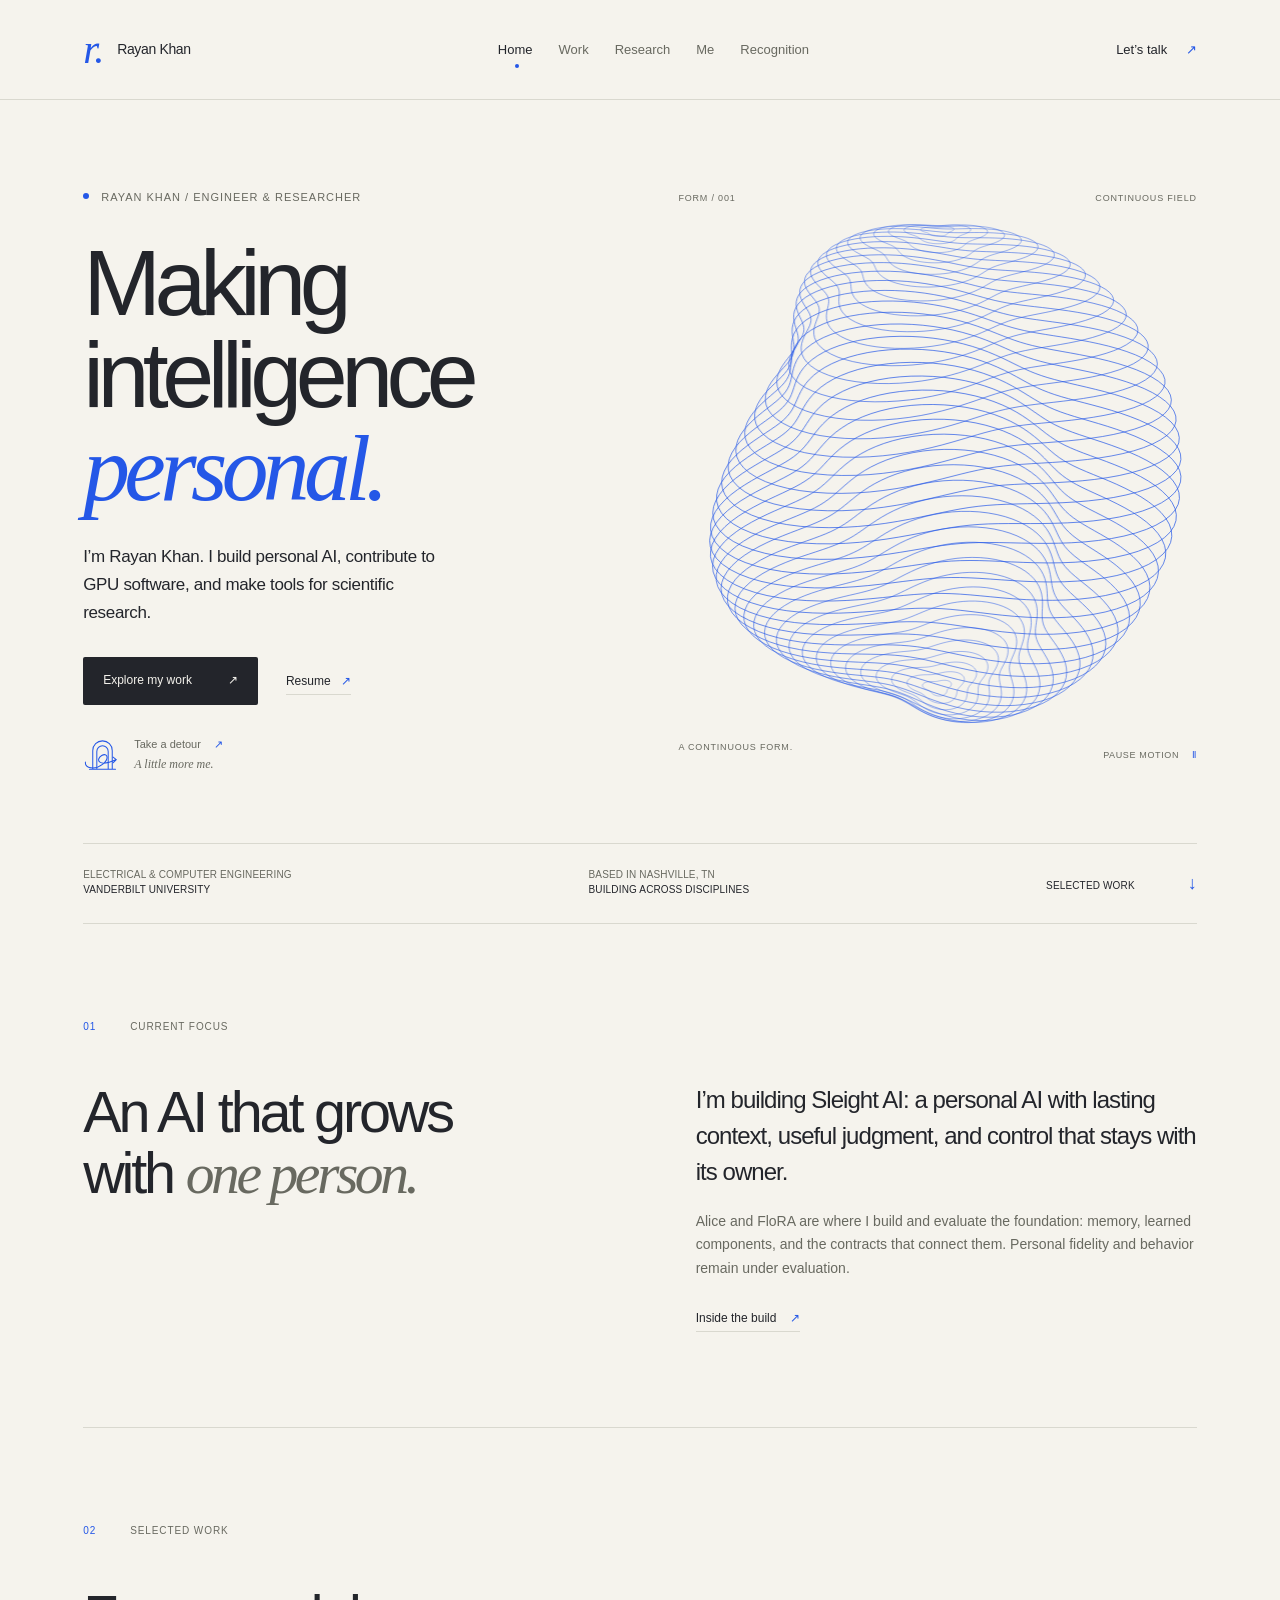
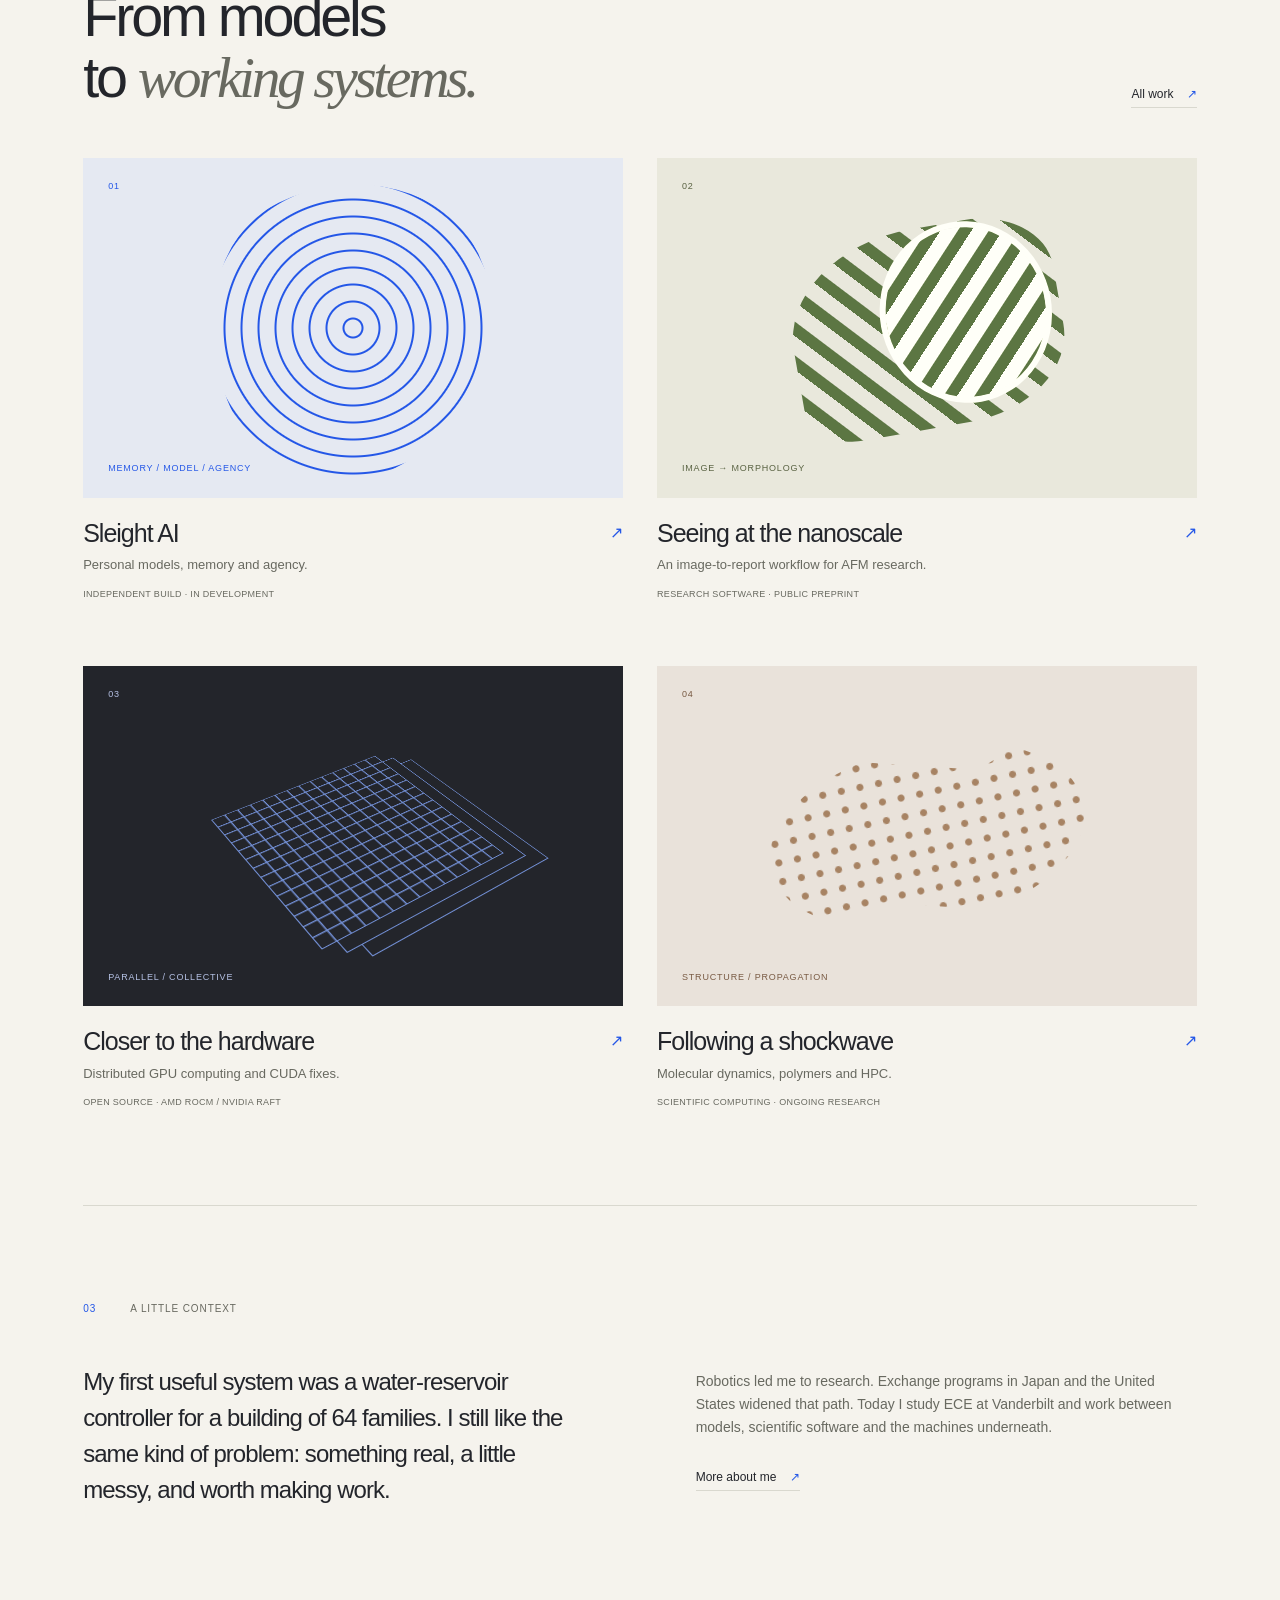
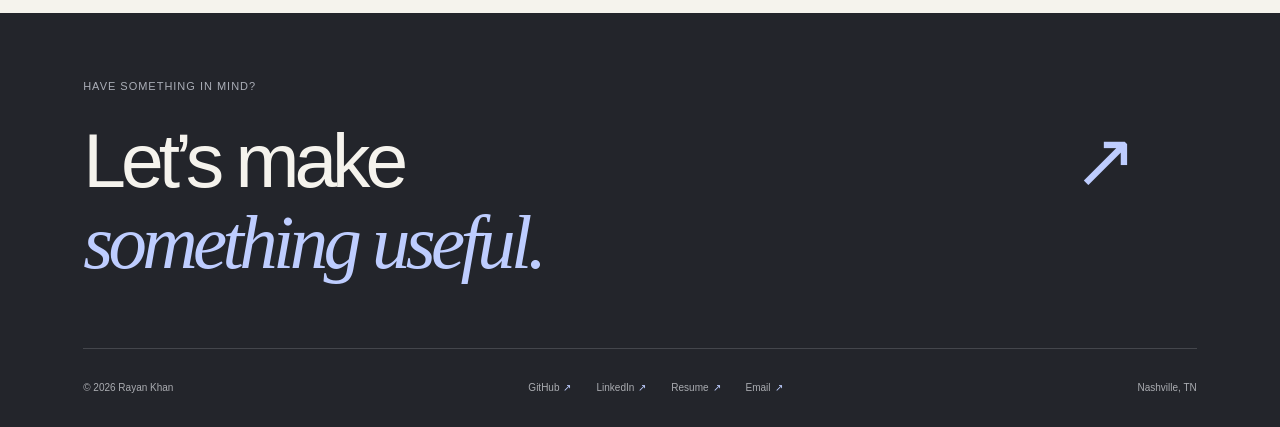
<file: index.html>
<!doctype html>

<html lang="en">
<head>
<meta charset="utf-8">
<meta name="viewport" content="width=device-width, initial-scale=1">

<title>Personal AI, research & GPU systems — Rayan Khan</title>
<meta name="description" content="Rayan Khan builds personal AI, scientific software and GPU systems. Explore Sleight AI, research, open-source contributions and selected work.">

<meta name="theme-color" content="#f5f3ed">
<meta property="og:title" content="Personal AI, research & GPU systems — Rayan Khan">
<meta property="og:description" content="Personal AI. Scientific software. Closer to the hardware.">
<meta property="og:image" content="https://nine-winged.github.io/Portfolio/assets/img/og-card.svg">
<meta property="og:url" content="https://nine-winged.github.io/Portfolio/">
<meta property="og:type" content="website">

<link rel="canonical" href="https://nine-winged.github.io/Portfolio/">
<link rel="icon" href="assets/img/favicon.svg" type="image/svg+xml">
<link rel="manifest" href="manifest.webmanifest">
<link rel="stylesheet" href="assets/css/styles.css">
<link rel="stylesheet" href="assets/css/home-restore.css">

<meta name="google-site-verification" content="7lMuGZhJcq9g-JqPWl0R5jy_7q_wHFFUK9ucJxF-_5k"></head>

<body><a class="skip-link" href="#main">Skip to content</a>
<header class="site-header"><a class="brand" href="index.html" aria-label="Rayan Khan home"><span class="brand-symbol" aria-hidden="true">r.</span><span>Rayan Khan</span></a><button class="menu-toggle" type="button" aria-expanded="false" aria-controls="navigation">Menu <span aria-hidden="true">+</span></button>
<nav id="navigation" aria-label="Primary navigation"><a href="index.html" aria-current="page">Home</a><a href="work.html">Work</a><a href="research.html">Research</a><a href="journey.html">Me</a><a href="achievements.html">Recognition</a></nav>
<a class="header-contact" href="mailto:md.mostakim.khan@vanderbilt.edu">Let’s talk <span aria-hidden="true">↗</span></a></header>

<main id="main">
<section class="hero">

<div class="hero-copy"><p class="eyebrow"><span class="live-dot"></span> Rayan Khan / Engineer & researcher</p><h1>Making<br>intelligence<br><em>personal.</em></h1><p class="hero-deck">I’m Rayan Khan. I build personal AI, contribute to GPU software, and make tools for scientific research.</p>
<div class="hero-links"><a class="button" href="work.html">Explore my work <span aria-hidden="true">↗</span></a><a class="text-link" href="assets/docs/Rayan_Khan_Resume.pdf">Resume<span aria-hidden="true"> ↗</span></a></div>
<a class="home-detour" href="journey.html"><svg class="detour-door" viewBox="0 0 48 52" fill="none" stroke="currentColor" stroke-width="1.25" stroke-linecap="round" stroke-linejoin="round" aria-hidden="true"><path d="M12 43V20a12 12 0 0 1 24 0v23M8 43h32M17 43V21a7 7 0 0 1 14 0v22"/><path class="detour-loop" d="M3 34c-1 8 12 10 21 3s6-15-1-11c-8 5-4 15 18 5m-4-3 4 3-4 4"/></svg><span><span class="detour-title">Take a detour <span aria-hidden="true">↗</span></span><span class="detour-note">A little more me.</span></span></a>
</div>

<div class="hero-art">
<div class="art-coordinates" aria-hidden="true"><span>FORM / 001</span><span>CONTINUOUS FIELD</span></div>
<canvas id="contour" aria-label="Abstract cobalt contour sculpture" role="img"></canvas>
<div class="art-footer"><span aria-hidden="true">A continuous form.</span><button class="motion-toggle" type="button" hidden aria-controls="contour" aria-label="Pause contour motion">Pause motion <span aria-hidden="true">Ⅱ</span></button></div>
</div>

<div class="hero-bottom"><span>Electrical & Computer Engineering<br><strong>Vanderbilt University</strong></span><span>Based in Nashville, TN<br><strong>Building across disciplines</strong></span><a href="#selected">Selected work <span aria-hidden="true">↓</span></a></div>
</section>

<section class="focus-section">
<div class="section-label"><span>01</span><span>Current focus</span></div>
<div class="focus-grid"><h2>An AI that grows<br>with <em>one person.</em></h2>
<div><p class="large-copy">I’m building Sleight AI: a personal AI with lasting context, useful judgment, and control that stays with its owner.</p><p>Alice and FloRA are where I build and evaluate the foundation: memory, learned components, and the contracts that connect them. Personal fidelity and behavior remain under evaluation.</p><a class="text-link" href="work.html#ai">Inside the build <span aria-hidden="true">↗</span></a></div>
</div>
</section>

<section id="selected" class="selected-section">
<div class="section-label"><span>02</span><span>Selected work</span></div>
<div class="section-heading"><h2>From models<br>to <em>working systems.</em></h2><a class="text-link" href="work.html">All work <span aria-hidden="true">↗</span></a></div>
<div class="selected-grid">
<a class="selected-project" href="work.html#ai">
<div class="project-art art-ai" aria-hidden="true"><span class="art-index">01</span>
<div class="art-shape"></div>
<span class="art-caption">memory / model / agency</span></div>
<div class="project-title"><h3>Sleight AI</h3><span aria-hidden="true">↗</span></div>
<p>Personal models, memory and agency.</p><span class="project-meta">Independent build · In development</span></a>
<a class="selected-project" href="work.html#afm">
<div class="project-art art-afm" aria-hidden="true"><span class="art-index">02</span>
<div class="art-shape"></div>
<span class="art-caption">image → morphology</span></div>
<div class="project-title"><h3>Seeing at the nanoscale</h3><span aria-hidden="true">↗</span></div>
<p>An image-to-report workflow for AFM research.</p><span class="project-meta">Research software · Public preprint</span></a>
<a class="selected-project" href="work.html#gpu">
<div class="project-art art-gpu" aria-hidden="true"><span class="art-index">03</span>
<div class="art-shape"></div>
<span class="art-caption">parallel / collective</span></div>
<div class="project-title"><h3>Closer to the hardware</h3><span aria-hidden="true">↗</span></div>
<p>Distributed GPU computing and CUDA fixes.</p><span class="project-meta">Open source · AMD ROCm / NVIDIA RAFT</span></a>
<a class="selected-project" href="work.html#md">
<div class="project-art art-md" aria-hidden="true"><span class="art-index">04</span>
<div class="art-shape"></div>
<span class="art-caption">structure / propagation</span></div>
<div class="project-title"><h3>Following a shockwave</h3><span aria-hidden="true">↗</span></div>
<p>Molecular dynamics, polymers and HPC.</p><span class="project-meta">Scientific computing · Ongoing research</span></a></div>
</section>

<section class="about-strip">
<div class="section-label"><span>03</span><span>A little context</span></div>
<div class="about-grid"><p class="large-copy">My first useful system was a water-reservoir controller for a building of 64 families. I still like the same kind of problem: something real, a little messy, and worth making work.</p>
<div><p>Robotics led me to research. Exchange programs in Japan and the United States widened that path. Today I study ECE at Vanderbilt and work between models, scientific software and the machines underneath.</p><a class="text-link" href="journey.html">More about me <span aria-hidden="true">↗</span></a></div>
</div>
</section>
</main>
<footer class="site-footer">
<div class="footer-top"><p class="eyebrow">Have something in mind?</p><a class="contact-display" href="mailto:md.mostakim.khan@vanderbilt.edu">Let’s make<br><em>something useful.</em><span aria-hidden="true">↗</span></a></div>
<div class="footer-bottom"><span>© 2026 Rayan Khan</span>
<div><a class="text-link" href="https://github.com/NIne-WIngEd" target="_blank" rel="noopener noreferrer">GitHub<span aria-hidden="true"> ↗</span></a><a class="text-link" href="https://www.linkedin.com/in/mk-rayan/" target="_blank" rel="noopener noreferrer">LinkedIn<span aria-hidden="true"> ↗</span></a><a class="text-link" href="assets/docs/Rayan_Khan_Resume.pdf">Resume<span aria-hidden="true"> ↗</span></a><a class="text-link" href="mailto:md.mostakim.khan@vanderbilt.edu">Email<span aria-hidden="true"> ↗</span></a></div>
<span>Nashville, TN</span></div>
</footer>
<script src="assets/js/main.js" defer></script>
<script src="assets/js/home-motion.js" defer></script></body>
</html>
</file>
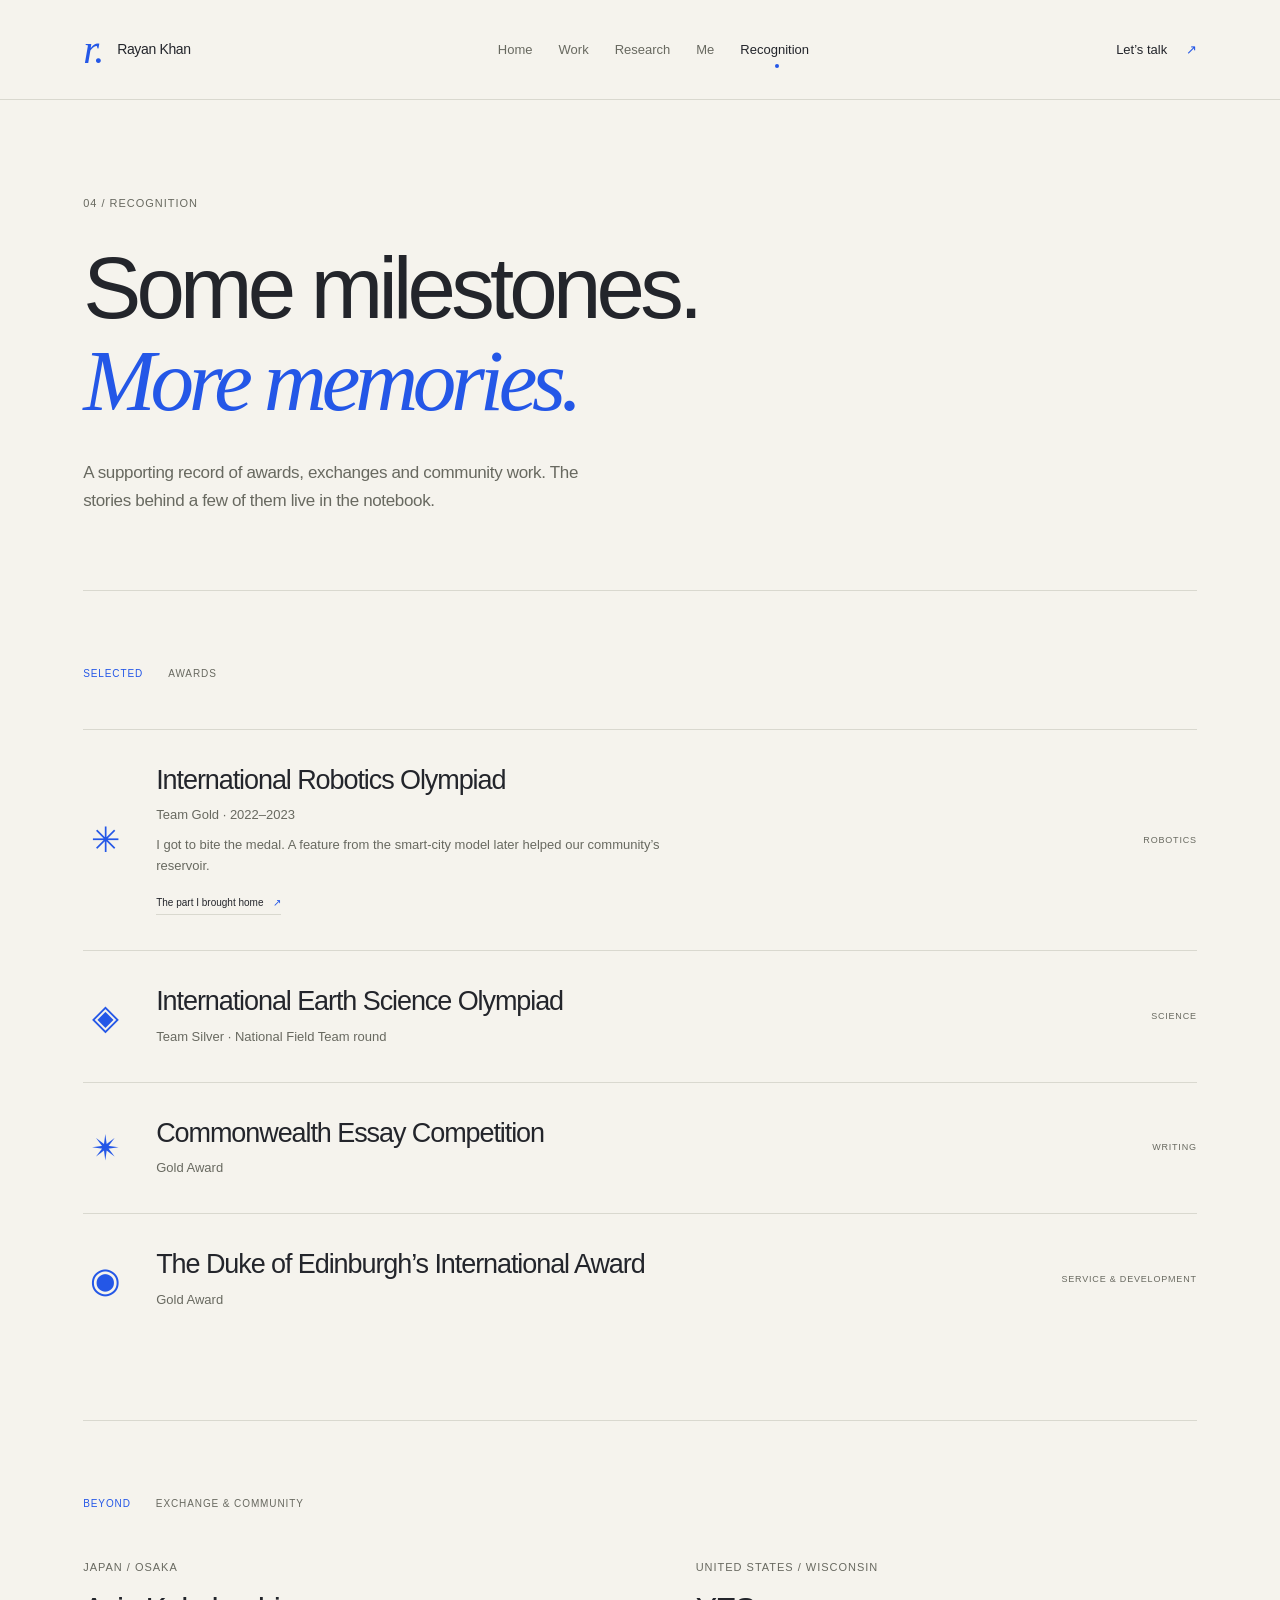
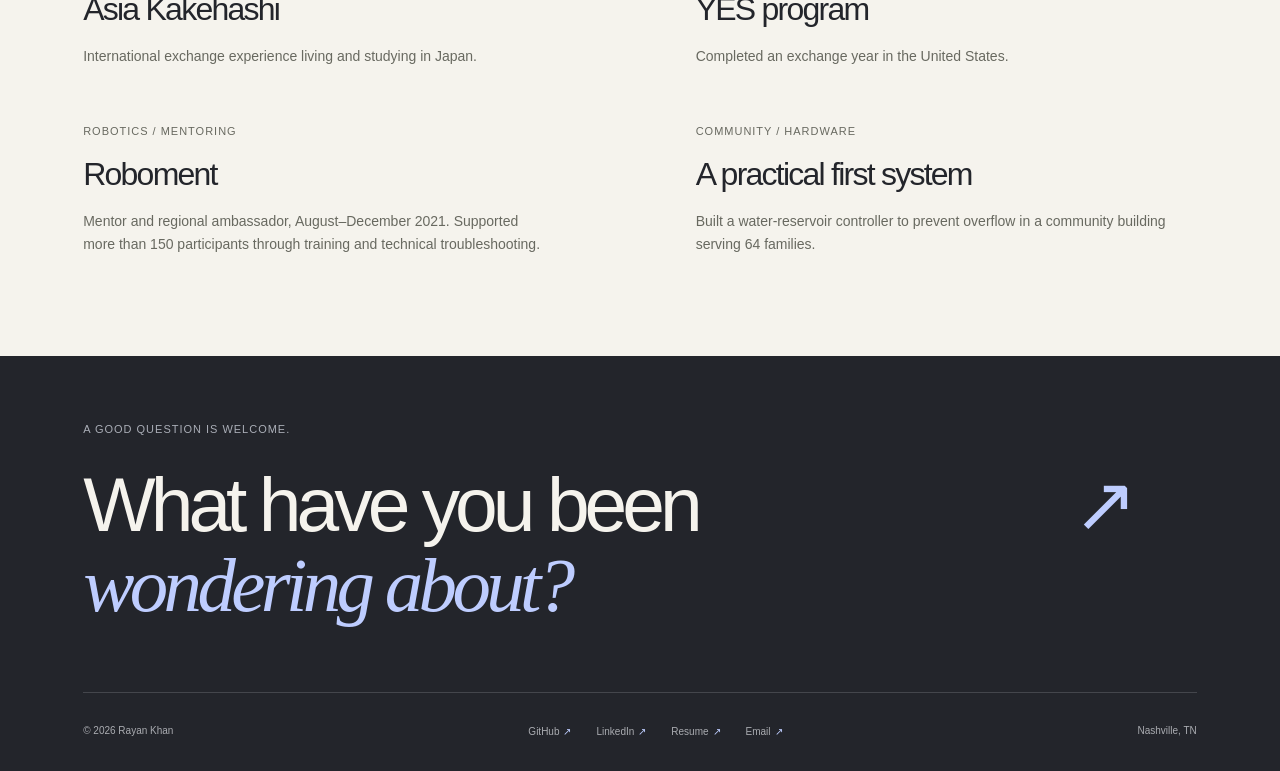
<file: achievements.html>
<!doctype html>

<html lang="en">

<head>

<meta charset="utf-8">

<meta name="viewport" content="width=device-width, initial-scale=1">


<title>Recognition — Rayan Khan</title>

<meta name="description" content="Meet Rayan Khan through stories, questions and small things: an open notebook alongside personal AI, scientific research and GPU work.">


<meta name="theme-color" content="#f5f3ed">

<meta property="og:title" content="Recognition — Rayan Khan">

<meta property="og:description" content="An open notebook: stories, questions, personal AI and the things I return to.">

<meta property="og:image" content="https://nine-winged.github.io/Portfolio/assets/img/og-card.svg">

<meta property="og:url" content="https://nine-winged.github.io/Portfolio/achievements.html">

<meta property="og:type" content="website">


<link rel="canonical" href="https://nine-winged.github.io/Portfolio/achievements.html">

<link rel="icon" href="assets/img/favicon.svg" type="image/svg+xml">

<link rel="manifest" href="manifest.webmanifest">

<link rel="stylesheet" href="assets/css/styles.css">


<meta name="google-site-verification" content="7lMuGZhJcq9g-JqPWl0R5jy_7q_wHFFUK9ucJxF-_5k"></head>

<body><a class="skip-link" href="#main">Skip to content</a>

<header class="site-header"><a class="brand" href="index.html" aria-label="Rayan Khan home"><span class="brand-symbol" aria-hidden="true">r.</span><span>Rayan Khan</span></a><button class="menu-toggle" type="button" aria-expanded="false" aria-controls="navigation">Menu <span aria-hidden="true">+</span></button>

<nav id="navigation" aria-label="Primary navigation"><a href="index.html">Home</a><a href="work.html">Work</a><a href="research.html">Research</a><a href="journey.html">Me</a><a href="achievements.html" aria-current="page">Recognition</a></nav>
<a class="header-contact" href="mailto:md.mostakim.khan@vanderbilt.edu">Let’s talk <span aria-hidden="true">↗</span></a></header>


<main id="main">

<section class="page-intro"><p class="eyebrow">04 / Recognition</p><h1>Some milestones.<br><em>More memories.</em></h1><p class="page-deck">A supporting record of awards, exchanges and community work. The stories behind a few of them live in the notebook.</p></section>

<section class="honors-section">

<div class="section-label"><span>Selected</span><span>Awards</span></div>

<div class="honor-row"><span class="honor-symbol" aria-hidden="true">✳</span>

<div><h2>International Robotics Olympiad</h2><p>Team Gold · 2022–2023</p><p class="honor-memory">I got to bite the medal. A feature from the smart-city model later helped our community’s reservoir.</p><a class="text-link" href="journey.html#water-dialog">The part I brought home<span aria-hidden="true"> ↗</span></a></div>
<span class="honor-type">Robotics</span></div>

<div class="honor-row"><span class="honor-symbol" aria-hidden="true">◈</span>

<div><h2>International Earth Science Olympiad</h2><p>Team Silver · National Field Team round</p></div>
<span class="honor-type">Science</span></div>

<div class="honor-row"><span class="honor-symbol" aria-hidden="true">✴</span>

<div><h2>Commonwealth Essay Competition</h2><p>Gold Award</p></div>
<span class="honor-type">Writing</span></div>

<div class="honor-row"><span class="honor-symbol" aria-hidden="true">◉</span>

<div><h2>The Duke of Edinburgh’s International Award</h2><p>Gold Award</p></div>
<span class="honor-type">Service & development</span></div>
</section>

<section class="exchange-section">

<div class="section-label"><span>Beyond</span><span>Exchange & community</span></div>

<div class="recognition-grid">

<article><p class="eyebrow">Japan / Osaka</p><h2>Asia Kakehashi</h2><p>International exchange experience living and studying in Japan.</p></article>

<article><p class="eyebrow">United States / Wisconsin</p><h2>YES program</h2><p>Completed an exchange year in the United States.</p></article>

<article><p class="eyebrow">Robotics / Mentoring</p><h2>Roboment</h2><p>Mentor and regional ambassador, August–December 2021. Supported more than 150 participants through training and technical troubleshooting.</p></article>

<article><p class="eyebrow">Community / Hardware</p><h2>A practical first system</h2><p>Built a water-reservoir controller to prevent overflow in a community building serving 64 families.</p></article>
</div>
</section>
</main>

<footer class="site-footer">

<div class="footer-top"><p class="eyebrow">A good question is welcome.</p><a class="contact-display" href="mailto:md.mostakim.khan@vanderbilt.edu">What have you been<br><em>wondering about?</em><span aria-hidden="true">↗</span></a></div>

<div class="footer-bottom"><span>© 2026 Rayan Khan</span>

<div><a class="text-link" href="https://github.com/NIne-WIngEd" target="_blank" rel="noopener noreferrer">GitHub<span aria-hidden="true"> ↗</span></a><a class="text-link" href="https://www.linkedin.com/in/mk-rayan/" target="_blank" rel="noopener noreferrer">LinkedIn<span aria-hidden="true"> ↗</span></a><a class="text-link" href="assets/docs/Rayan_Khan_Resume.pdf">Resume<span aria-hidden="true"> ↗</span></a><a class="text-link" href="mailto:md.mostakim.khan@vanderbilt.edu">Email<span aria-hidden="true"> ↗</span></a></div>
<span>Nashville, TN</span></div>
</footer>

<script src="assets/js/main.js" defer></script></body>
</html>
</file>
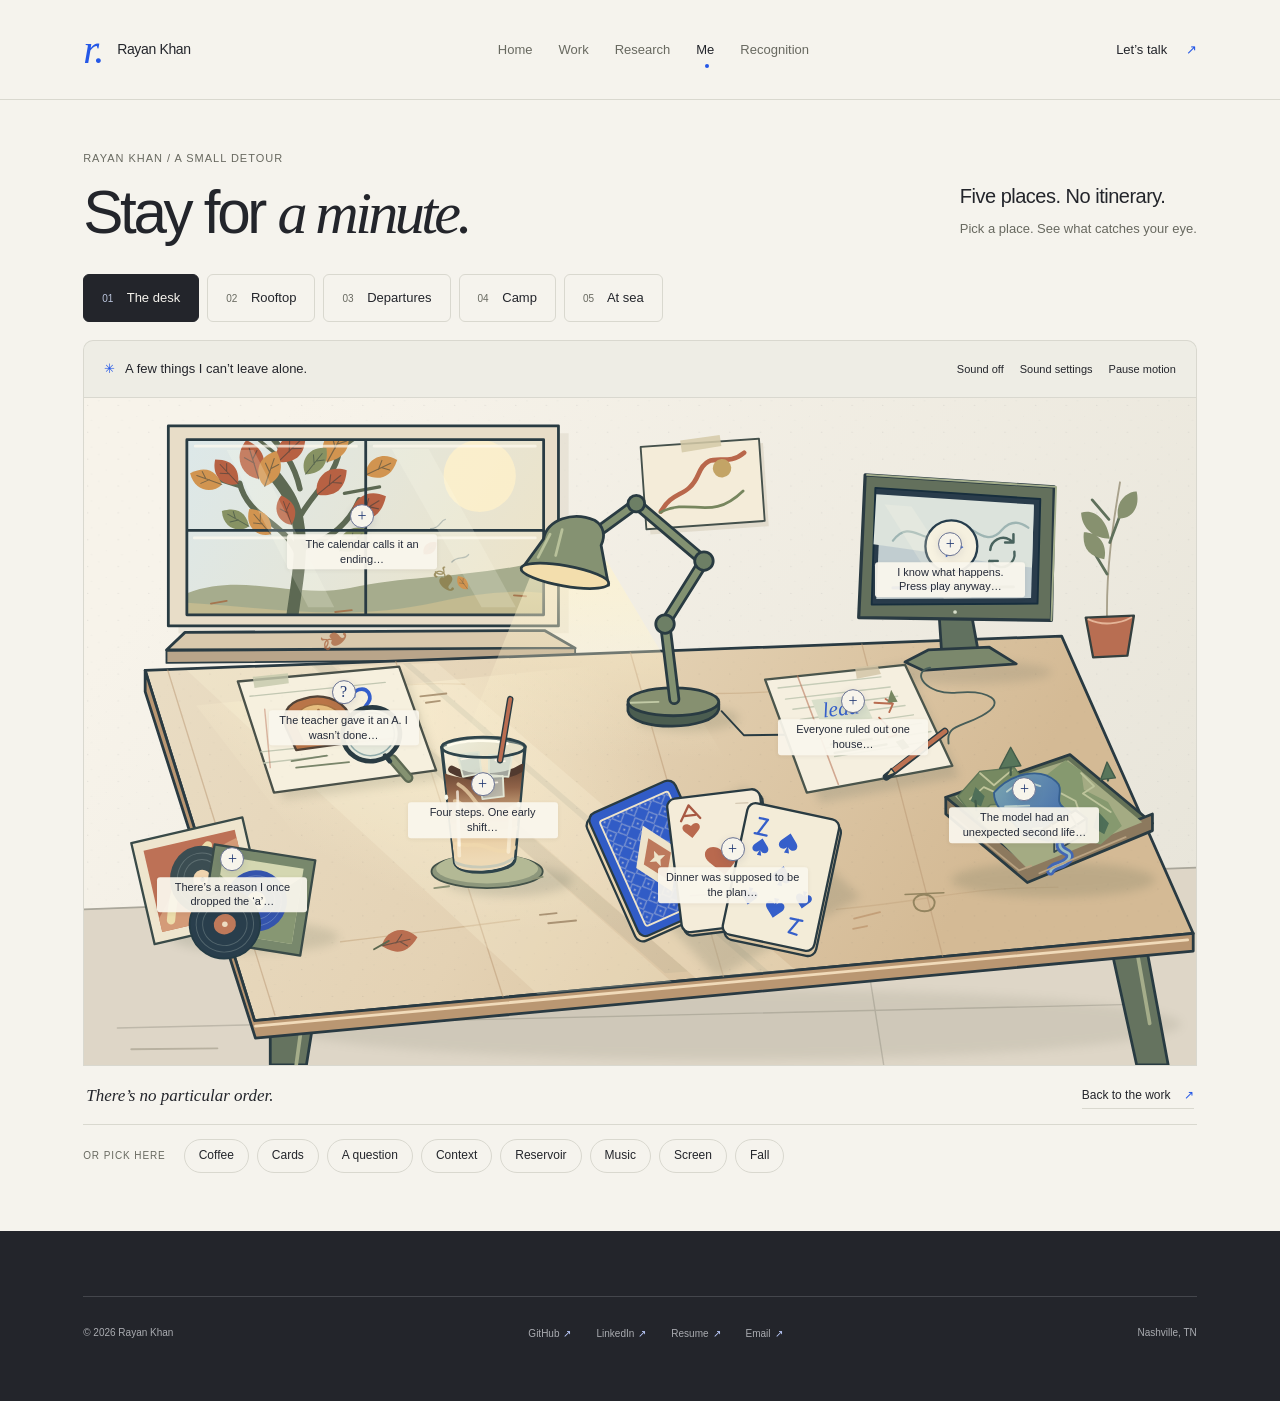
<file: journey.html>
<!doctype html>
<html lang="en"><head>
<meta charset="utf-8"><meta name="viewport" content="width=device-width, initial-scale=1">
<title>A small detour — Rayan Khan</title>
<meta name="description" content="Five illustrated places, a few small games, and a little curiosity. Take a detour with Rayan Khan.">
<meta name="theme-color" content="#f5f3ed">
<meta property="og:title" content="A small detour — Rayan Khan">
<meta property="og:description" content="Stay for a minute. An illustrated playground with a few things to try.">
<meta property="og:image" content="https://nine-winged.github.io/Portfolio/assets/img/og-card.svg">
<meta property="og:url" content="https://nine-winged.github.io/Portfolio/journey.html"><meta property="og:type" content="website">
<link rel="canonical" href="https://nine-winged.github.io/Portfolio/journey.html">
<link rel="icon" href="assets/img/favicon.svg" type="image/svg+xml"><link rel="manifest" href="manifest.webmanifest">
<link rel="stylesheet" href="assets/css/styles.css"><link rel="stylesheet" href="assets/css/playground.css"><link rel="stylesheet" href="assets/css/playground-worlds.css">
<meta name="google-site-verification" content="7lMuGZhJcq9g-JqPWl0R5jy_7q_wHFFUK9ucJxF-_5k">
</head><body class="playground-page"><a class="skip-link" href="#main">Skip to content</a><header class="site-header"><a class="brand" href="index.html" aria-label="Rayan Khan home"><span class="brand-symbol" aria-hidden="true">r.</span><span>Rayan Khan</span></a><button class="menu-toggle" type="button" aria-expanded="false" aria-controls="navigation">Menu <span aria-hidden="true">+</span></button>

<nav id="navigation" aria-label="Primary navigation"><a href="index.html">Home</a><a href="work.html">Work</a><a href="research.html">Research</a><a href="journey.html" aria-current="page">Me</a><a href="achievements.html">Recognition</a></nav>
<a class="header-contact" href="mailto:md.mostakim.khan@vanderbilt.edu">Let’s talk <span aria-hidden="true">↗</span></a></header>
<main id="main">
<section class="detour-intro">
 <div><p class="eyebrow">Rayan Khan / A small detour</p><h1>Stay for <em>a minute.</em></h1></div>
 <div class="detour-invitation"><p>Five places. No itinerary.</p><span class="little-note">Pick a place. See what catches your eye.</span></div>
</section>
<section class="playground" aria-label="Illustrated playground">
 <nav class="place-picker" aria-label="Choose a place" hidden>
  <button type="button" data-place="desk" aria-pressed="true"><span aria-hidden="true">01</span> The desk</button>
  <button type="button" data-place="rooftop" aria-pressed="false"><span aria-hidden="true">02</span> Rooftop</button>
  <button type="button" data-place="airport" aria-pressed="false"><span aria-hidden="true">03</span> Departures</button>
  <button type="button" data-place="forest" aria-pressed="false"><span aria-hidden="true">04</span> Camp</button>
  <button type="button" data-place="sea" aria-pressed="false"><span aria-hidden="true">05</span> At sea</button>
 </nav>
 <div class="scene-toolbar"><span class="scene-title"><span aria-hidden="true">✳</span> <span data-place-title>A few things I can’t leave alone.</span></span>
 <div class="scene-tools"><button type="button" data-sound-toggle aria-pressed="false" hidden>Sound off <span aria-hidden="true">♫</span></button><button type="button" data-open="music-dialog" hidden aria-label="Soundtrack and volume">Sound settings</button><button type="button" data-motion-toggle hidden>Pause motion</button></div></div>
 <div class="room-scene" data-scene data-place="desk">
  <img class="room-illustration" src="assets/img/after-hours.svg" alt="An illustrated desk with coffee, cards, music, a question-marked investigation, a reservoir model and an autumn window." width="1200" height="720">
  <span class="scene-leaf leaf-one" aria-hidden="true">❧</span><span class="scene-leaf leaf-two" aria-hidden="true">❧</span>
  <div class="scene-hotspots" hidden>
   <button class="scene-hotspot spot-coffee" type="button" data-open="coffee-dialog" aria-label="Make coffee"><span class="hotspot-pin" aria-hidden="true">+</span><span class="hotspot-label">Coffee?</span></button>
   <button class="scene-hotspot spot-cards" type="button" data-open="cards-dialog" aria-label="Play a quick round"><span class="hotspot-pin" aria-hidden="true">+</span><span class="hotspot-label">One quick round</span></button>
   <button class="scene-hotspot spot-bread" type="button" data-open="bread-dialog" aria-label="Investigate the unfinished question"><span class="hotspot-pin" aria-hidden="true">?</span><span class="hotspot-label">Look again</span></button>
   <button class="scene-hotspot spot-context" type="button" data-open="context-dialog" aria-label="Change the context"><span class="hotspot-pin" aria-hidden="true">+</span><span class="hotspot-label">It depends…</span></button>
   <button class="scene-hotspot spot-water" type="button" data-open="water-dialog" aria-label="Try the reservoir"><span class="hotspot-pin" aria-hidden="true">+</span><span class="hotspot-label">One small change</span></button>
   <button class="scene-hotspot spot-music" type="button" data-open="music-dialog" aria-label="Explore the music"><span class="hotspot-pin" aria-hidden="true">+</span><span class="hotspot-label">A little music</span></button>
   <button class="scene-hotspot spot-screen" type="button" data-open="screen-dialog" aria-label="One more episode"><span class="hotspot-pin" aria-hidden="true">+</span><span class="hotspot-label">One more episode</span></button>
   <button class="scene-hotspot spot-fall" type="button" data-fall aria-label="Change the season"><span class="hotspot-pin" aria-hidden="true">+</span><span class="hotspot-label">Let fall in</span></button>
  </div>
 </div>
 <div class="scene-bottom"><p class="scene-reaction" data-scene-reaction role="status">There’s no particular order.</p><a class="text-link" href="work.html">Back to the work <span aria-hidden="true">↗</span></a></div>
 <div class="object-menu" hidden role="group" aria-label="Choose an object"><span>Or pick here</span><button type="button" data-open="coffee-dialog">Coffee</button><button type="button" data-open="cards-dialog">Cards</button><button type="button" data-open="bread-dialog">A question</button><button type="button" data-open="context-dialog">Context</button><button type="button" data-open="water-dialog">Reservoir</button><button type="button" data-open="music-dialog">Music</button><button type="button" data-open="screen-dialog">Screen</button><button type="button" data-fall>Fall</button></div>
 <noscript><p class="scriptless-note">The interactive scenes need JavaScript. A few pieces of me: coffee-making on morning shifts, chess and cards with friends, exchanges in Japan and Wisconsin, three nights in a swamp forest, and a fifteen-day cruise before high school. Fall is my favorite season.</p><div class="scriptless-places"><figure><img src="assets/img/rooftop.svg" alt="A rooftop at night with a telescope and a chessboard" width="1200" height="720"><figcaption>Rooftop / One more move.</figcaption></figure><figure><img src="assets/img/airport.svg" alt="An airport waiting corner with postcards and a book" width="1200" height="720"><figcaption>Departures / A change of perspective.</figcaption></figure><figure><img src="assets/img/forest-camp.svg" alt="A lantern-lit camp among forest roots" width="1200" height="720"><figcaption>Camp / Just outside the familiar.</figcaption></figure><figure><img src="assets/img/ship-deck.svg" alt="A ship's deck looking out to the horizon" width="1200" height="720"><figcaption>At sea / Follow the question.</figcaption></figure></div></noscript>
</section>
</main>

<dialog id="coffee-dialog" class="play-dialog" aria-labelledby="coffee-title">
 <button class="dialog-close" type="button" data-close aria-label="Close coffee">×</button><p class="eyebrow">A little ritual</p><h2 id="coffee-title">Something <em>shaken.</em></h2>
 <div class="coffee-bench" data-coffee-stage="0"><div class="coffee-shadow"></div><div class="coffee-glass"><div class="coffee-milk"></div><div class="coffee-espresso"></div><div class="coffee-ice"><i></i><i></i><i></i></div></div><span class="bench-mark" aria-hidden="true">☀</span></div>
 <p class="play-reaction" data-coffee-status role="status">Start with the ice.</p>
 <div class="ingredient-row" role="group" aria-label="Make a shaken espresso"><button type="button" data-coffee="ice">01 / Ice</button><button type="button" data-coffee="espresso" disabled>02 / Espresso</button><button type="button" data-coffee="shake" disabled>03 / Shake</button><button type="button" data-coffee="milk" disabled>04 / Milk</button></div>
 <button class="reset-button" type="button" data-reset-coffee>Start another cup <span aria-hidden="true">↺</span></button>
<section class="prop-story" data-prop-story="desk-coffee" aria-labelledby="coffee-story-title"><h3 id="coffee-story-title">The order my hands remember…</h3><p>Starbucks training had me making shaken espresso, refreshers, matcha and americanos. This is the brown-sugar oatmilk one: ice, espresso, shake, milk. Some things I learned have a very different kind of lab bench.</p></section>
</dialog>

<dialog id="cards-dialog" class="play-dialog" aria-labelledby="cards-title">
 <button class="dialog-close" type="button" data-close aria-label="Close cards">×</button><p class="eyebrow">A tiny table game</p><h2 id="cards-title">One quick <em>round?</em></h2><p class="game-hint">Find the three pairs.</p>
 <div class="match-table" data-match-table></div><p class="play-reaction" data-card-status role="status">Pick two. I’ll wait.</p><button class="reset-button" type="button" data-reset-cards>Deal again <span aria-hidden="true">↺</span></button>

<section class="prop-story" data-prop-story="desk-cards" aria-labelledby="cards-story-title"><h3 id="cards-story-title">Then someone brought out UNO…</h3><p>We cooked khichuri, meat and kheer for Eid, had friends over, and ended up playing UNO until 1:30 a.m. Four matches. I won two. Apparently I kept the statistics as carefully as the memory.</p></section>
</dialog>

<dialog id="bread-dialog" class="play-dialog" aria-labelledby="bread-title">
 <button class="dialog-close" type="button" data-close aria-label="Close question">×</button><p class="eyebrow">The question after the A</p><h2 id="bread-title">But did I see <em>everything?</em></h2>
 <div class="inspection" data-inspection="0"><span class="grade-stamp" aria-hidden="true">A</span><svg class="bread-drawing" viewBox="0 0 400 240" aria-hidden="true"><path d="M112 73C77 45 99 8 143 23C170 7 201 11 221 25C253 12 289 34 271 72V203Q188 221 112 203Z" fill="#d8b786" stroke="#685648" stroke-width="3"/><path d="M128 72Q193 48 255 73V188Q190 201 128 188Z" fill="#ead6b6"/><g fill="#727f67" opacity=".8"><ellipse cx="161" cy="100" rx="12" ry="9"/><ellipse cx="220" cy="159" rx="18" ry="13"/><circle cx="217" cy="93" r="7"/></g><g class="unseen-shapes" fill="none" stroke="#2457e7" stroke-width="2"><path d="M156 105l-18-17m18 17l12-27m-12 27l20 14m44 40l24 13m-24-13l-15-25m15 25l-13 21"/><circle cx="185" cy="137" r="5"/><circle cx="143" cy="154" r="4"/><path d="M178 137h17m-10-8v16"/></g></svg><div class="inspection-lens" aria-hidden="true"><span>?</span></div></div>
 <label class="lens-control">Move the lens <input type="range" data-lens min="0" max="100" value="50"></label><p class="play-reaction" data-bread-status role="status">My teacher gave me an A. I had a question.</p><button class="play-button" type="button" data-inspect>Take a closer look <span aria-hidden="true">↗</span></button>

<section class="prop-story" data-prop-story="desk-a-question" aria-labelledby="bread-story-title"><h3 id="bread-story-title">The answer that went moldy…</h3><p>In seventh grade, a bread experiment left me wondering what the instructions hadn’t taught me to see. I went back with a microscope and a microbiology book. The bread went bad before I finished. Hey, I tried, though.</p></section>
</dialog>

<dialog id="context-dialog" class="play-dialog" aria-labelledby="context-title">
 <button class="dialog-close" type="button" data-close aria-label="Close context">×</button><p class="eyebrow">A friendly disagreement</p><h2 id="context-title">Same word. <em>Different light.</em></h2>
 <div class="word-stage" data-context="0"><span class="word-shadow" aria-hidden="true"></span><strong data-quality-label>Ambition</strong><span class="word-caption" data-context-caption>Making a plan</span></div>
 <div class="quality-row" role="group" aria-label="Choose a quality"><button type="button" data-quality="ambition" aria-pressed="true">Ambition</button><button type="button" data-quality="calculation" aria-pressed="false">Calculation</button><button type="button" data-quality="protectiveness" aria-pressed="false">Protectiveness</button></div>
 <p class="play-reaction" data-context-status role="status">It can help you begin something worth trying.</p><button class="play-button" type="button" data-change-context>Change the circumstance <span aria-hidden="true">↺</span></button>

<section class="prop-story" data-prop-story="desk-context" aria-labelledby="context-story-title"><h3 id="context-story-title">The argument escaped the castle…</h3><p>My friends picked every Hogwarts house except Slytherin. I asked whether ambition, calculation and pride were always bad. We started by choosing a house and ended up arguing about what circumstances do to a virtue.</p></section>
</dialog>

<dialog id="water-dialog" class="play-dialog" aria-labelledby="water-title">
 <button class="dialog-close" type="button" data-close aria-label="Close reservoir">×</button><p class="eyebrow">The useful part of an idea</p><h2 id="water-title">One small <em>connection.</em></h2>
 <div class="water-bench" data-water="manual"><div class="water-building"><span aria-hidden="true">64</span><i></i><i></i><i></i><i></i></div><div class="model-tank"><div class="tank-water"></div><span class="water-threshold"></span><span class="water-sensor" aria-hidden="true"></span></div><div class="sensor-wire" aria-hidden="true"></div><span class="motor-label" data-motor-label>Motor on</span><span class="overflow-drops" aria-hidden="true">· · ·</span></div>
 <p class="play-reaction" data-water-status role="status">The motor needs someone to stop it.</p><button class="play-button" type="button" data-connect-sensor>Connect the water-level signal <span aria-hidden="true">↗</span></button><button class="reset-button" type="button" data-reset-water>Disconnect <span aria-hidden="true">↺</span></button>

<section class="prop-story" data-prop-story="desk-reservoir" aria-labelledby="water-story-title"><h3 id="water-story-title">Sixty-four families, one useful piece…</h3><p>A water-level controller in my robotics model turned out to be useful beyond the competition. I proposed adapting it for our building’s reservoir. The neighbors helped bring it to life; the part I remember best is that the idea became something we made together.</p></section>
</dialog>

<dialog id="music-dialog" class="play-dialog" aria-labelledby="music-title">
 <button class="dialog-close" type="button" data-close aria-label="Close music">×</button><p class="eyebrow">A little atmosphere</p><h2 id="music-title">Room for <em>a melody.</em></h2>
 <div class="sound-art" aria-hidden="true"><div class="record-disc"><span>r.</span></div><div class="sound-lines"><i></i><i></i><i></i><i></i><i></i></div></div>
 <p class="play-reaction"><span data-track-name>Before the rest of the day</span></p><p class="audio-description" data-track-description>Warm keys, a small pulse, room to think.</p><p class="audio-status" data-sound-status role="status">Sound is off. Turn it on above the scene.</p>
 <label class="volume-control">Volume <input type="range" data-sound-volume min="0" max="100" value="40"></label><button class="play-button" type="button" data-audio-shortcut>Turn sound on <span aria-hidden="true">♫</span></button>
 <div class="reference-tracks"><span>The references</span><a href="https://open.spotify.com/track/1ZPeaPDjQOOC8hw1mNjyjF" target="_blank" rel="noopener noreferrer">Pied Piper ↗</a><a href="https://open.spotify.com/track/3bjg5cbmuwDoS7e2dAWyRG" target="_blank" rel="noopener noreferrer">Butterfly ↗</a><a href="https://open.spotify.com/track/7Ki0hse0IfXEcXUlpyECbJ" target="_blank" rel="noopener noreferrer">Blue &amp; Grey ↗</a></div>
<section class="prop-story" data-prop-story="desk-music" aria-labelledby="music-story-title"><h3 id="music-story-title">A small spelling confession…</h3><p>Zayn was my favorite in One Direction. I liked him enough to start spelling my name ‘Rayn’ for a while. Before music became a whole collection of memories, it had already edited my name.</p></section>
</dialog>

<dialog id="screen-dialog" class="play-dialog" aria-labelledby="screen-title">
 <button class="dialog-close" type="button" data-close aria-label="Close screen">×</button><p class="eyebrow">One more episode</p><h2 id="screen-title">I’ve been <em>here before.</em></h2>
 <div class="little-screen" data-screen="winter"><span class="screen-number" aria-hidden="true">01</span><strong data-show-title>A winter with room for warmth</strong><span class="screen-repeat" aria-hidden="true">↺</span></div>
 <p class="play-reaction" data-show-status role="status">Back to this one. Again.</p><div class="screen-controls"><button class="play-button" type="button" data-show-next>Switch the channel <span aria-hidden="true">→</span></button><button class="reset-button" type="button" data-rewatch>One more time <span aria-hidden="true">↺</span></button></div>
<section class="prop-story" data-prop-story="desk-screen" aria-labelledby="screen-story-title"><h3 id="screen-story-title">The plot isn’t the only reason…</h3><p>I used to dismiss dramas. Then my sister’s enthusiasm pulled me in, and now I have favorites I return to. Knowing the ending doesn’t seem to stop me from wanting another episode.</p></section>
</dialog>
<!-- Original, local toys for the four places beyond the desk. -->
<dialog id="sky-dialog" class="play-dialog world-dialog" aria-labelledby="sky-title">
 <button class="dialog-close" type="button" data-close aria-label="Close star chart">×</button><p class="eyebrow">After the city quiets</p><h2 id="sky-title">Make a <em>constellation.</em></h2>
 <div class="sky-toy" data-sky style="--sky-turn:0deg"><div class="sky-chart"><svg viewBox="0 0 440 230" aria-hidden="true"><g fill="#8997b7"><circle cx="32" cy="49" r="1.8"/><circle cx="106" cy="75" r="1.5"/><circle cx="318" cy="37" r="2"/><circle cx="410" cy="115" r="1.5"/><circle cx="240" cy="204" r="2"/><circle cx="136" cy="209" r="1.3"/><circle cx="271" cy="120" r="1.5"/><circle cx="47" cy="200" r="1.2"/><circle cx="376" cy="210" r="1.3"/></g><path d="M17 116H423M220 15V215" stroke="#b6c5de" opacity=".09"/><ellipse cx="220" cy="115" rx="199" ry="99" fill="none" stroke="#8490b8" opacity=".16"/><polyline data-star-line points="" fill="none" stroke="#d9c59a" stroke-width="2" stroke-linejoin="round"/></svg><button type="button" class="chart-star star-one" data-star aria-label="Connect western star" aria-pressed="false">✦</button><button type="button" class="chart-star star-two" data-star aria-label="Connect northern star" aria-pressed="false">✦</button><button type="button" class="chart-star star-three" data-star aria-label="Connect eastern star" aria-pressed="false">✦</button></div><span class="chart-horizon" aria-hidden="true">N &nbsp; · &nbsp; E &nbsp; · &nbsp; S &nbsp; · &nbsp; W</span></div>
 <label class="world-range">Turn the chart <input type="range" data-sky-turn min="-20" max="20" value="0"></label><p class="play-reaction" data-sky-status role="status">0 of 3 stars. Join the dots your way.</p><button type="button" class="reset-button" data-sky-reset>A blank sky ↺</button>
<section class="prop-story" data-prop-story="rooftop-telescope" aria-labelledby="sky-story-title"><h3 id="sky-story-title">A childhood voice, a bigger horizon…</h3><p>I wrote about how Kalpana Chawla stayed with me through childhood. Space was one of the first ways I imagined a life in research and creation. A telescope belongs here for that earlier version of me, still looking up.</p></section>
</dialog>

<dialog id="chess-dialog" class="play-dialog world-dialog" aria-labelledby="chess-title">
 <button class="dialog-close" type="button" data-close aria-label="Close chess">×</button><p class="eyebrow">A slightly competitive detour</p><h2 id="chess-title">The long way <em>in an L.</em></h2><div class="knight-board" data-knight-board role="group" aria-label="Move the knight to the star on a five by five board"></div><p class="play-reaction" data-knight-status role="status">0 hops. Take an L-shaped step toward the star.</p><button class="reset-button" type="button" data-knight-reset>Another route ↺</button>
<section class="prop-story" data-prop-story="rooftop-chess" aria-labelledby="chess-story-title"><h3 id="chess-story-title">My kind of sport has a pause in it…</h3><p>Chess and pool both get my attention. I’m drawn to games where a small adjustment in aim or a longer look can change the result. A knight taking the long way round feels quite at home here.</p></section>
</dialog>

<dialog id="travel-dialog" class="play-dialog world-dialog" aria-labelledby="travel-title">
 <button class="dialog-close" type="button" data-close aria-label="Close postcards">×</button><p class="eyebrow">A chapter away from home</p><h2 id="travel-title">A little <em>postcard.</em></h2><div class="country-picks" role="group" aria-label="Choose a postcard"><button type="button" data-country="japan" aria-pressed="true">Japan</button><button type="button" data-country="wisconsin" aria-pressed="false">Wisconsin</button></div>
 <div class="postcard-toy" data-postcard data-country="japan" data-side="front" data-stamped="false"><div class="postcard-front"><svg viewBox="0 0 440 250" aria-hidden="true"><rect width="440" height="250" fill="#e4d8be"/><g class="postcard-japan"><circle cx="340" cy="66" r="28" fill="#b97869"/><path d="M65 175L198 48 327 175" fill="#8c9b9e"/><path d="M159 89L198 48 237 87 211 83 196 97 180 81Z" fill="#f7f4e9"/><path d="M0 164Q120 132 224 168T440 155V250H0Z" fill="#658477"/><path d="M0 197Q85 178 200 197T440 186" fill="none" stroke="#d6ddcd" stroke-width="3"/><path d="M95 223V151M63 167H127M55 146Q95 154 136 146" fill="none" stroke="#6e5345" stroke-width="7"/></g><g class="postcard-wisconsin"><path d="M0 121Q120 99 229 133T440 124V250H0Z" fill="#719197"/><path d="M0 151Q110 139 215 154T440 151M0 180Q121 165 209 183T440 175M0 215Q95 201 220 215T440 207" fill="none" stroke="#c8d4ce" stroke-width="2"/><path d="M0 125L32 75 68 124 109 71 148 126 200 69 249 128 307 58 355 124 403 78 440 125" fill="#5b6e5b"/><path d="M285 138V99H350V138M274 102L317 69 361 102" fill="#b68c6b" stroke="#615a4d" stroke-width="2"/><rect x="309" y="112" width="13" height="25" fill="#5c6c68"/></g></svg><strong data-country-title>Japan</strong></div><div class="postcard-back"><div><span class="postcard-script">A chapter away.</span><span class="postcard-brief">Student exchange</span></div><div class="postcard-address"><span data-postcard-destination>Japan</span><i></i><i></i><i></i></div></div><span class="postcard-stamp" aria-hidden="true">r.<br><small>HERE</small></span></div>
 <p class="play-reaction" data-postcard-status role="status">Pick a place. Leave a little stamp.</p><div class="world-controls"><button class="play-button" type="button" data-postcard-flip aria-pressed="false">Turn it over ↺</button><button class="play-button" type="button" data-postcard-stamp>Stamp it ✳</button></div><button class="reset-button" type="button" data-postcard-reset>Fresh postcards ↺</button>
<section class="prop-story" data-prop-story="airport-postcards" aria-labelledby="travel-story-title"><h3 id="travel-story-title">The country on the other side of the screen…</h3><p>Before my exchange in Osaka, Japan was a place I mostly knew through anime. Then I got to live there. It’s a strange, lovely shift when a place you’ve imagined starts supplying its own details.</p></section>
</dialog>

<dialog id="book-dialog" class="play-dialog world-dialog" aria-labelledby="book-title">
 <button class="dialog-close" type="button" data-close aria-label="Close book">×</button><p class="eyebrow">A page between departures</p><h2 id="book-title">Margins left <em>open.</em></h2>
 <div class="world-book" data-world-book data-page="0" data-light="false"><svg viewBox="0 0 440 245" aria-hidden="true"><ellipse cx="220" cy="212" rx="173" ry="19" fill="#cbc8b9" opacity=".35"/><path d="M55 56Q138 36 220 66Q304 37 385 56V207Q304 188 220 216Q135 187 55 207Z" fill="#d0ae86" stroke="#736653" stroke-width="2"/><path d="M64 48Q147 29 220 59V203Q147 176 64 195ZM220 59Q295 29 377 48V195Q295 176 220 203Z" fill="#f0ead8" stroke="#aaa18a" stroke-width="1.5"/><path d="M220 59V205" stroke="#8e846e" stroke-width="2"/><g class="book-castle" fill="#869aa6" stroke="#506c85" stroke-width="2"><path d="M91 157V106H137V157M150 164V97H191V164M101 106V87H126V106M159 97V68H181V97"/><path d="M97 87L114 64 132 87M152 68L170 45 188 68" fill="#536782"/><path d="M107 146V127H122V146M163 135V117H178V135" fill="#ead9a7" stroke="none"/></g><g class="book-maze" fill="none" stroke="#64846e" stroke-width="4"><path d="M89 86H191V166H89V101H175V151H106V119H153V135H123M191 119H174M124 86V102"/></g><g class="book-stars" stroke="#6c819e" stroke-width="2" fill="#a5b4bf"><path d="M100 150L138 79 179 126" fill="none"/><circle cx="100" cy="150" r="4"/><circle cx="138" cy="79" r="5"/><circle cx="179" cy="126" r="4"/></g><g stroke="#bbb298" stroke-width="2"><path d="M249 86H348M249 102H336M249 118H350M249 134H329M249 150H349M249 166H304"/></g><path d="M312 58L339 51V109L326 96 312 106Z" fill="#667faa"/></svg><span class="book-margin" aria-hidden="true">but what if…</span></div>
 <p class="play-reaction" data-book-status role="status">A castle. A possibility.</p><div class="world-controls"><button class="play-button" type="button" data-book-page>Turn the page ↗</button><button class="reset-button" type="button" data-book-light aria-pressed="false">A little reading light</button></div><button class="play-button margin-question" type="button" data-open="context-dialog">Follow the margin note →</button>
<section class="prop-story" data-prop-story="airport-book" aria-labelledby="book-story-title"><h3 id="book-story-title">A castle small enough to carry…</h3><p>My mother gave me the Harry Potter books for my sixth birthday. They became a large part of my childhood. A book is still a very efficient way to carry a much bigger world into a waiting room.</p></section>
</dialog>

<dialog id="flight-dialog" class="play-dialog world-dialog" aria-labelledby="flight-title">
 <button class="dialog-close" type="button" data-close aria-label="Close paper flight">×</button><p class="eyebrow">A departure with no schedule</p><h2 id="flight-title">Let it <em>fly.</em></h2>
 <div class="paper-flight" data-paper-flight data-flight="ready"><svg viewBox="0 0 440 235" aria-hidden="true"><path d="M25 184H416" stroke="#95a8bb" stroke-width="1.5"/><path d="M18 44Q121 32 221 45T422 40M21 98Q132 82 227 97T425 89" fill="none" stroke="#d3dce1" stroke-width="2"/><path data-flight-path d="M55 170" fill="none" stroke="#9cb0c2" stroke-width="2" stroke-dasharray="5 6"/><g transform="translate(34 147)"><g class="flight-plane" data-flight-plane><path d="M0 20L49 0 28 35 21 23 0 20Z" fill="#fbf9ef" stroke="#627992" stroke-width="1.5"/><path d="M21 23L49 0 15 16" fill="none" stroke="#627992" stroke-width="1.5"/></g></g><circle cx="389" cy="184" r="4" fill="#b9c8ce"/></svg><span class="flight-mark" aria-hidden="true">↗</span></div>
 <label class="world-range">Launch angle <input type="range" data-flight-angle min="20" max="70" value="45"><output data-flight-angle-value>45°</output></label><p class="play-reaction" data-flight-status role="status">Aim a little. Then let go.</p><button class="play-button" type="button" data-flight-launch>Let it fly ↗</button><button class="reset-button" type="button" data-flight-reset>A new sheet of paper ↺</button>
<section class="prop-story" data-prop-story="airport-paper-plane" aria-labelledby="flight-story-title"><h3 id="flight-story-title">I once gave a robot a movie…</h3><p>For a robotics project, I wrote a story around a character named Samara and filmed it with friends inside our smart-city model. A story on a page became something we could build and play out together. This paper gets to become something too.</p></section>
</dialog>

<dialog id="camp-dialog" class="play-dialog world-dialog" aria-labelledby="camp-title">
 <button class="dialog-close" type="button" data-close aria-label="Close forest camp">×</button><p class="eyebrow">Somewhere outside</p><h2 id="camp-title">A little <em>light.</em></h2>
 <div class="forest-camp" data-forest-camp data-lantern="false" data-tent="closed"><svg viewBox="0 0 440 250" aria-hidden="true"><rect width="440" height="250" fill="#273d3e"/><path d="M0 154Q90 116 196 159T440 141V250H0Z" fill="#3d574d"/><g stroke="#182e32" stroke-width="15"><path d="M48 0V185M125 0V161M380 0V177M313 0V128"/></g><g stroke="#182e32" stroke-width="7" fill="none"><path d="M48 88L11 43M48 65L79 23M125 59L156 13M380 77L421 32M313 65L276 20"/></g><path d="M96 250Q185 202 234 149" fill="none" stroke="#73866b" stroke-width="25" opacity=".25"/><ellipse cx="275" cy="209" rx="88" ry="18" fill="#142d30" opacity=".7"/><path d="M200 207L276 107 354 207Z" fill="#a99472" stroke="#243a3e" stroke-width="2"/><path d="M209 207L276 119 276 207Z" class="tent-flap-left" fill="#c1aa7e"/><path d="M276 119L344 207H276Z" class="tent-flap-right" fill="#cbb389"/><path d="M253 207L276 150 300 207Z" fill="#182e32"/><ellipse class="tent-light" cx="276" cy="197" rx="26" ry="15" fill="#e7c489"/><g class="camp-lantern-art"><path d="M91 168V195H115V168Z" fill="#ecbb68"/><path d="M87 164H119V171H87ZM86 195H120V202H86Z" fill="#263e45"/><path d="M95 165V154Q103 145 111 154V165" fill="none" stroke="#182e32" stroke-width="3"/><path d="M92 173V192M114 173V192" stroke="#273d3e" stroke-width="2"/></g></svg><span class="lantern-glow" aria-hidden="true"></span><button type="button" class="camp-mark mark-track" data-camp-mark="tracks" hidden aria-label="Find the footprints"><span aria-hidden="true">∶</span></button><button type="button" class="camp-mark mark-leaf" data-camp-mark="leaf" hidden aria-label="Find the leaf"><span aria-hidden="true">❧</span></button><button type="button" class="camp-mark mark-firefly" data-camp-mark="firefly" hidden aria-label="Find the firefly"><span aria-hidden="true">✦</span></button></div>
 <p class="play-reaction" data-camp-status role="status">It starts with a little light.</p><div class="world-controls"><button class="play-button" type="button" data-camp-lantern aria-pressed="false">Light the lantern</button><button class="play-button" type="button" data-camp-tent disabled>Open the tent ↗</button></div><button class="reset-button" type="button" data-camp-reset>Night falls again ↺</button>
<section class="prop-story" data-prop-story="forest-lantern" aria-labelledby="camp-story-title"><h3 id="camp-story-title">A staircase that noticed…</h3><p>One of my community projects was automatic stair lighting: the lights came on when someone was nearby. A sensor doing a small, considerate job. I like that kind of invention—something you can appreciate without needing its explanation first.</p></section>
</dialog>

<dialog id="sea-dialog" class="play-dialog world-dialog" aria-labelledby="sea-title">
 <button class="dialog-close" type="button" data-close aria-label="Close sea">×</button><p class="eyebrow">Questions travel</p><h2 id="sea-title">Past the <em>railing.</em></h2>
 <div class="paper-sea" data-paper-sea data-boat="0" style="--boat-x:0px;--boat-turn:0deg"><svg viewBox="0 0 440 240" aria-hidden="true"><rect width="440" height="240" fill="#d8ddd7"/><circle cx="353" cy="46" r="22" fill="#d8b894"/><path d="M0 110H440V240H0Z" fill="#748f99"/><g fill="none" stroke="#d9e0d8" stroke-width="2"><path d="M0 141Q60 127 119 142T248 139 440 142M0 170Q51 157 119 172T265 172 440 168M0 210Q73 193 140 211T274 213 440 207"/></g><path class="boat-wake" d="M50 172Q82 162 116 172M33 184Q79 170 124 184" fill="none" stroke="#eceddf" stroke-width="2"/><g class="sea-boat"><path d="M70 136L128 120 100 168Z" fill="#f6eddb" stroke="#5a6b75" stroke-width="1.5"/><path d="M53 151H146L119 176H79Z" fill="#e0d6c0" stroke="#5a6b75" stroke-width="1.5"/><path d="M100 127V166L128 120" fill="none" stroke="#9b927e" stroke-width="1.5"/></g></svg></div>
 <p class="play-reaction" data-sea-status role="status">Give the boat a little push.</p><button class="play-button" type="button" data-boat-push>A little farther →</button><button class="reset-button" type="button" data-boat-reset>Bring it back ↺</button>
<section class="prop-story" data-prop-story="sea-paper-boat" aria-labelledby="sea-story-title"><h3 id="sea-story-title">The part of the voyage I kept…</h3><p>Before high school, I joined my father on a fifteen-day cruise. He’s a sailor, so time together has always mattered to me. We talked about family, life and the future; the horizon had plenty of room for all three.</p></section>
</dialog>

<dialog id="circuit-dialog" class="play-dialog world-dialog" aria-labelledby="circuit-title">
 <button class="dialog-close" type="button" data-close aria-label="Close circuit">×</button><p class="eyebrow">A small troubleshooting challenge</p><h2 id="circuit-title">Follow the <em>connection.</em></h2>
 <div class="ship-circuit" data-ship-circuit data-wire="false" data-power="false"><svg viewBox="0 0 440 240" aria-hidden="true"><path d="M88 113V58H189M238 58H330V106M330 151V193H88V159" fill="none" stroke="#6c7c8d" stroke-width="4" stroke-linecap="round"/><path class="circuit-bridge" d="M139 58H171" stroke="#2b61b1" stroke-width="4"/><path d="M139 58H171" stroke="#f7f5ee" stroke-width="8" class="circuit-gap"/><circle cx="190" cy="58" r="4" fill="#6c7c8d"/><circle cx="238" cy="58" r="4" fill="#6c7c8d"/><path class="circuit-switch" d="M190 58L231 34" stroke="#6c7c8d" stroke-width="4" stroke-linecap="round"/><rect x="69" y="112" width="38" height="47" rx="5" fill="#d7c1a1" stroke="#637488" stroke-width="2"/><rect x="78" y="105" width="20" height="7" fill="#637488"/><path d="M80 125H96M88 117V133M80 146H96" stroke="#637488" stroke-width="2"/><circle class="bulb-halo" cx="330" cy="111" r="52" fill="#e8c973"/><path d="M311 135C290 111 303 84 330 84S369 112 349 135L344 148H316Z" fill="#ede3c5" stroke="#6c7c8d" stroke-width="2"/><path class="bulb-filament" d="M320 135L315 108 330 120 345 108 340 135" fill="none" stroke="#8c7e66" stroke-width="2"/><path d="M315 148H346M315 155H346" stroke="#6c7c8d" stroke-width="4"/><g class="bulb-rays" stroke="#d4aa43" stroke-width="2"><path d="M330 58V48M373 83L383 76M288 83L278 76M381 120H393M278 120H266"/></g></svg></div>
 <p class="play-reaction" data-circuit-status role="status">The wire stops just short.</p><div class="world-controls"><button class="play-button" type="button" data-circuit-wire>Bridge the gap</button><button class="play-button" type="button" data-circuit-switch disabled aria-pressed="false">Close the switch</button></div><button class="reset-button" type="button" data-circuit-reset>Disconnect ↺</button>
<section class="prop-story" data-prop-story="sea-porthole" aria-labelledby="circuit-story-title"><h3 id="circuit-story-title">The other side of understanding…</h3><p>At Roboment, I went from learning robotics to helping other people troubleshoot their projects. A working circuit was a good start; helping someone understand it was another challenge. This little window is for the moment a connection finally makes sense.</p></section>
</dialog>

<dialog id="compass-dialog" class="play-dialog world-dialog" aria-labelledby="compass-title">
 <button class="dialog-close" type="button" data-close aria-label="Close compass">×</button><p class="eyebrow">A different direction</p><h2 id="compass-title">Find your <em>bearings.</em></h2>
 <div class="bearing-toy" data-bearing-toy style="--bearing:0deg"><span class="bearing-n">N</span><span class="bearing-e">E</span><span class="bearing-s">S</span><span class="bearing-w">W</span><div class="bearing-needle" aria-hidden="true"></div><span class="bearing-center" aria-hidden="true"></span></div>
 <label class="world-range">Turn the compass <input type="range" data-bearing-angle min="0" max="359" value="0"><output data-bearing-value>0°</output></label>
 <div class="country-picks bearing-picks" role="group" aria-label="Point the compass"><button type="button" data-bearing="0">North</button><button type="button" data-bearing="90">East</button><button type="button" data-bearing="180">South</button><button type="button" data-bearing="270">West</button></div><p class="play-reaction" data-bearing-status role="status">North. A little room to wander.</p>
<section class="prop-story" data-prop-story="forest-compass" aria-labelledby="compass-story-title"><h3 id="compass-story-title">Learning to read a landscape…</h3><p>Earth- and climate-science activities took me into topographic maps, biodiversity mapping and questions about planetary boundaries. I was learning to look at a landscape for more than where I could walk next. Direction is only one thing a map can tell you.</p></section>
</dialog>
<dialog id="trail-dialog" class="play-dialog world-dialog" aria-labelledby="trail-title">
 <button class="dialog-close" type="button" data-close aria-label="Close muddy trail">×</button><p class="eyebrow">Outside the familiar</p><h2 id="trail-title">Worth <em>the mud.</em></h2>
 <div class="trail-toy" data-trail="0"><svg viewBox="0 0 440 240" aria-hidden="true"><path d="M24 190Q70 230 118 178T226 143T326 78T412 48" fill="none" stroke="#a8b296" stroke-width="32" stroke-linecap="round" opacity=".35"/><path d="M24 190Q70 230 118 178T226 143T326 78T412 48" fill="none" stroke="#8a967e" stroke-width="1.5" stroke-dasharray="4 7"/><g fill="#68806a"><path d="M37 74q-11-36 17-41q20 31-17 41M366 179q-14-29 13-40q24 27-13 40"/><path d="M159 40q16-33 42-16q-2 37-42 16"/></g><g class="trail-print print-one" transform="translate(80 186) rotate(30)"><ellipse rx="9" ry="18" fill="#765c47"/><path d="M-4-8H4M-5-1H5M-4 6H4" stroke="#c7bba1" stroke-width="2"/></g><g class="trail-print print-two" transform="translate(168 151) rotate(-12)"><ellipse rx="9" ry="18" fill="#765c47"/><path d="M-4-8H4M-5-1H5M-4 6H4" stroke="#c7bba1" stroke-width="2"/></g><g class="trail-print print-three" transform="translate(274 126) rotate(25)"><ellipse rx="9" ry="18" fill="#765c47"/><path d="M-4-8H4M-5-1H5M-4 6H4" stroke="#c7bba1" stroke-width="2"/></g><g class="trail-print print-four" transform="translate(376 49) rotate(52)"><ellipse rx="9" ry="18" fill="#765c47"/><path d="M-4-8H4M-5-1H5M-4 6H4" stroke="#c7bba1" stroke-width="2"/></g></svg></div>
 <p class="play-reaction" data-trail-status role="status">One step outside.</p><button class="play-button" type="button" data-trail-step>Take a step ↗</button><button class="reset-button" type="button" data-trail-reset>A fresh trail ↺</button>
<section class="prop-story" data-prop-story="forest-boots" aria-labelledby="trail-story-title"><h3 id="trail-story-title">Not every wet shoe needs an expedition…</h3><p>One night, a friend and I played pickleball in the rain. That was the whole update I added at 9:38 p.m. Sometimes the part of a day worth keeping is just that you went outside and played anyway.</p></section>
</dialog>

<dialog id="fall-dialog" class="play-dialog" aria-labelledby="fall-title">
 <button class="dialog-close" type="button" data-close aria-label="Close autumn">×</button><p class="eyebrow">A change in the air</p><h2 id="fall-title">Not quite <em>the end.</em></h2>
 <div class="autumn-toy" data-autumn="false" aria-hidden="true"><span>❧</span><span>❧</span><span>❧</span><i></i></div><p class="play-reaction">Some endings feel like a beginning.</p><button class="play-button" type="button" data-fall aria-pressed="false">Let the leaves turn ↗</button>
<section class="prop-story" data-prop-story="desk-fall" aria-labelledby="fall-story-title"><h3 id="fall-story-title">I keep reading it as a beginning…</h3><p>Fall is my favorite season. The leaves are winding down, but something about it makes me hopeful. I don’t need the year to start over to feel like something might.</p></section>
</dialog>

<footer class="site-footer">

<div class="footer-top"><p class="eyebrow">A good question is welcome.</p><a class="contact-display" href="mailto:md.mostakim.khan@vanderbilt.edu">What have you been<br><em>wondering about?</em><span aria-hidden="true">↗</span></a></div>

<div class="footer-bottom"><span>© 2026 Rayan Khan</span>

<div><a class="text-link" href="https://github.com/NIne-WIngEd" target="_blank" rel="noopener noreferrer">GitHub<span aria-hidden="true"> ↗</span></a><a class="text-link" href="https://www.linkedin.com/in/mk-rayan/" target="_blank" rel="noopener noreferrer">LinkedIn<span aria-hidden="true"> ↗</span></a><a class="text-link" href="assets/docs/Rayan_Khan_Resume.pdf">Resume<span aria-hidden="true"> ↗</span></a><a class="text-link" href="mailto:md.mostakim.khan@vanderbilt.edu">Email<span aria-hidden="true"> ↗</span></a></div>
<span>Nashville, TN</span></div>
</footer>
<script src="assets/js/main.js" defer></script><script src="assets/js/playground.js" defer></script><script src="assets/js/playground-worlds.js" defer></script><script src="assets/js/playground-audio.js" defer></script></body></html>
</file>
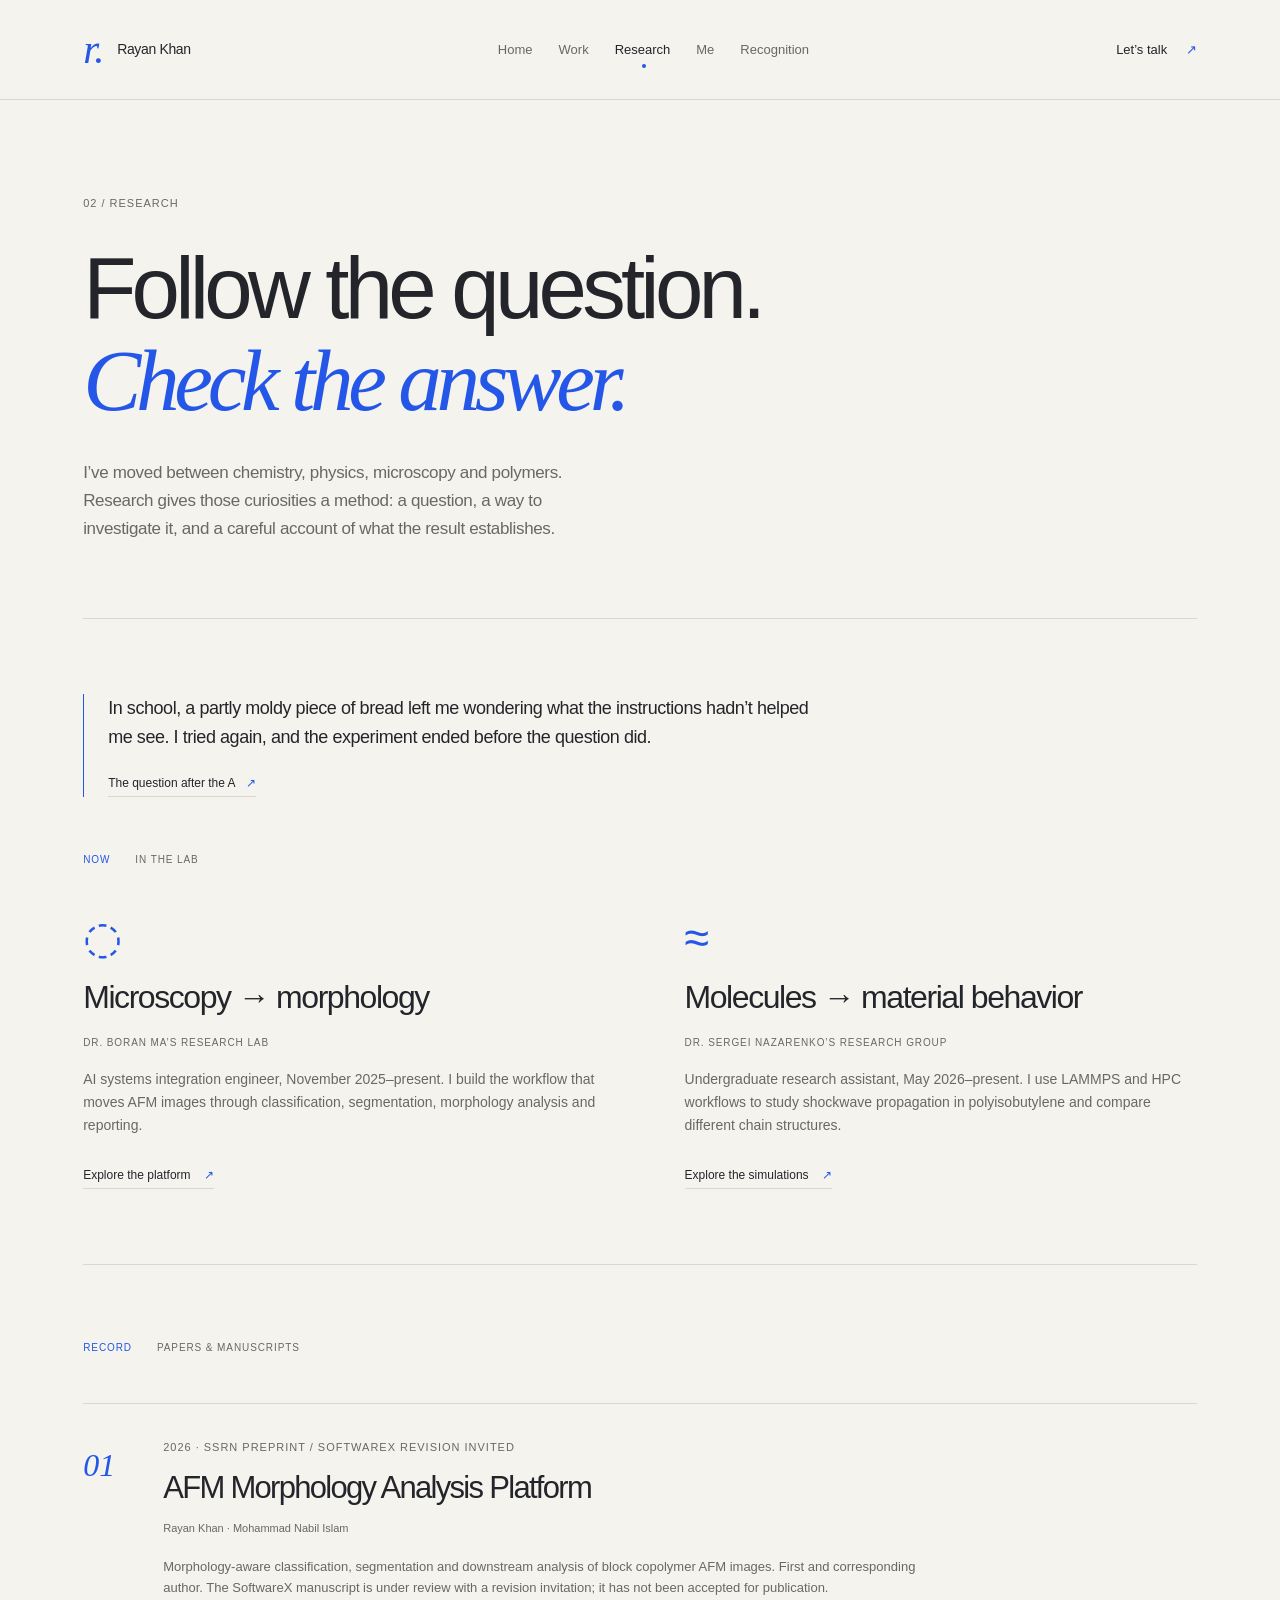
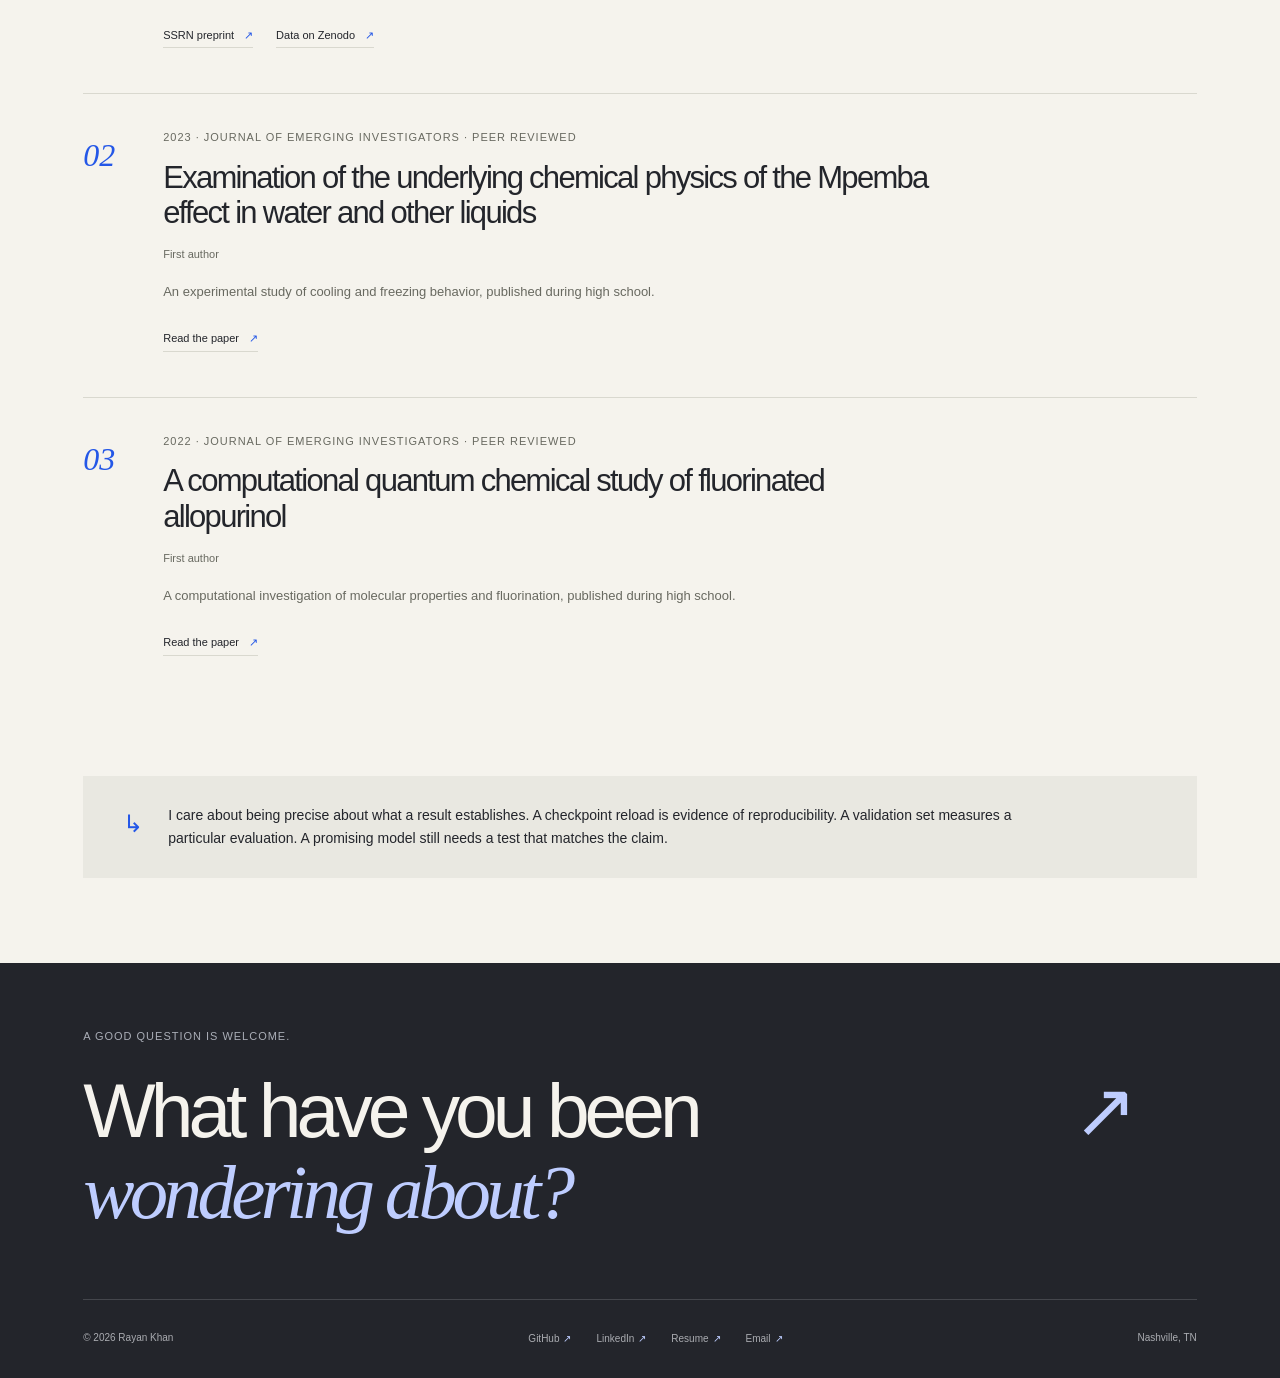
<file: research.html>
<!doctype html>

<html lang="en">

<head>

<meta charset="utf-8">

<meta name="viewport" content="width=device-width, initial-scale=1">


<title>Research & publications — Rayan Khan</title>

<meta name="description" content="Meet Rayan Khan through stories, questions and small things: an open notebook alongside personal AI, scientific research and GPU work.">


<meta name="theme-color" content="#f5f3ed">

<meta property="og:title" content="Research & publications — Rayan Khan">

<meta property="og:description" content="An open notebook: stories, questions, personal AI and the things I return to.">

<meta property="og:image" content="https://nine-winged.github.io/Portfolio/assets/img/og-card.svg">

<meta property="og:url" content="https://nine-winged.github.io/Portfolio/research.html">

<meta property="og:type" content="website">


<link rel="canonical" href="https://nine-winged.github.io/Portfolio/research.html">

<link rel="icon" href="assets/img/favicon.svg" type="image/svg+xml">

<link rel="manifest" href="manifest.webmanifest">

<link rel="stylesheet" href="assets/css/styles.css">


<meta name="google-site-verification" content="7lMuGZhJcq9g-JqPWl0R5jy_7q_wHFFUK9ucJxF-_5k"></head>

<body><a class="skip-link" href="#main">Skip to content</a>

<header class="site-header"><a class="brand" href="index.html" aria-label="Rayan Khan home"><span class="brand-symbol" aria-hidden="true">r.</span><span>Rayan Khan</span></a><button class="menu-toggle" type="button" aria-expanded="false" aria-controls="navigation">Menu <span aria-hidden="true">+</span></button>

<nav id="navigation" aria-label="Primary navigation"><a href="index.html">Home</a><a href="work.html">Work</a><a href="research.html" aria-current="page">Research</a><a href="journey.html">Me</a><a href="achievements.html">Recognition</a></nav>
<a class="header-contact" href="mailto:md.mostakim.khan@vanderbilt.edu">Let’s talk <span aria-hidden="true">↗</span></a></header>


<main id="main">

<section class="page-intro"><p class="eyebrow">02 / Research</p><h1>Follow the question.<br><em>Check the answer.</em></h1><p class="page-deck">I’ve moved between chemistry, physics, microscopy and polymers. Research gives those curiosities a method: a question, a way to investigate it, and a careful account of what the result establishes.</p></section>

<section class="research-current">
<div class="research-origin"><p>In school, a partly moldy piece of bread left me wondering what the instructions hadn’t helped me see. I tried again, and the experiment ended before the question did.</p><a class="text-link" href="journey.html#bread-dialog">The question after the A<span aria-hidden="true"> ↗</span></a></div>

<div class="section-label"><span>Now</span><span>In the lab</span></div>

<div class="research-columns">

<article><span class="mini-symbol" aria-hidden="true">◌</span><h2>Microscopy → morphology</h2><p class="eyebrow">Dr. Boran Ma’s research lab</p><p>AI systems integration engineer, November 2025–present. I build the workflow that moves AFM images through classification, segmentation, morphology analysis and reporting.</p><a class="text-link" href="work.html#afm">Explore the platform <span aria-hidden="true">↗</span></a></article>

<article><span class="mini-symbol" aria-hidden="true">≈</span><h2>Molecules → material behavior</h2><p class="eyebrow">Dr. Sergei Nazarenko’s research group</p><p>Undergraduate research assistant, May 2026–present. I use LAMMPS and HPC workflows to study shockwave propagation in polyisobutylene and compare different chain structures.</p><a class="text-link" href="work.html#md">Explore the simulations <span aria-hidden="true">↗</span></a></article>
</div>
</section>

<section class="publication-section">

<div class="section-label"><span>Record</span><span>Papers & manuscripts</span></div>

<article class="publication"><span class="pub-number">01</span>

<div><p class="eyebrow">2026 · SSRN preprint / SoftwareX revision invited</p><h2>AFM Morphology Analysis Platform</h2><p class="pub-author">Rayan Khan · Mohammad Nabil Islam</p><p>Morphology-aware classification, segmentation and downstream analysis of block copolymer AFM images. First and corresponding author. The SoftwareX manuscript is under review with a revision invitation; it has not been accepted for publication.</p>

<div class="link-group"><a class="text-link" href="https://doi.org/10.2139/ssrn.7123011" target="_blank" rel="noopener noreferrer">SSRN preprint<span aria-hidden="true"> ↗</span></a><a class="text-link" href="https://doi.org/10.5281/zenodo.21422891" target="_blank" rel="noopener noreferrer">Data on Zenodo<span aria-hidden="true"> ↗</span></a></div>
</div>
</article>

<article class="publication"><span class="pub-number">02</span>

<div><p class="eyebrow">2023 · Journal of Emerging Investigators · Peer reviewed</p><h2>Examination of the underlying chemical physics of the Mpemba effect in water and other liquids</h2><p class="pub-author">First author</p><p>An experimental study of cooling and freezing behavior, published during high school.</p>

<div class="link-group"><a class="text-link" href="https://doi.org/10.59720/22-053" target="_blank" rel="noopener noreferrer">Read the paper<span aria-hidden="true"> ↗</span></a></div>
</div>
</article>

<article class="publication"><span class="pub-number">03</span>

<div><p class="eyebrow">2022 · Journal of Emerging Investigators · Peer reviewed</p><h2>A computational quantum chemical study of fluorinated allopurinol</h2><p class="pub-author">First author</p><p>A computational investigation of molecular properties and fluorination, published during high school.</p>

<div class="link-group"><a class="text-link" href="https://doi.org/10.59720/21-235" target="_blank" rel="noopener noreferrer">Read the paper<span aria-hidden="true"> ↗</span></a></div>
</div>
</article>
</section>

<aside class="research-note"><span aria-hidden="true">↳</span><p>I care about being precise about what a result establishes. A checkpoint reload is evidence of reproducibility. A validation set measures a particular evaluation. A promising model still needs a test that matches the claim.</p></aside>
</main>

<footer class="site-footer">

<div class="footer-top"><p class="eyebrow">A good question is welcome.</p><a class="contact-display" href="mailto:md.mostakim.khan@vanderbilt.edu">What have you been<br><em>wondering about?</em><span aria-hidden="true">↗</span></a></div>

<div class="footer-bottom"><span>© 2026 Rayan Khan</span>

<div><a class="text-link" href="https://github.com/NIne-WIngEd" target="_blank" rel="noopener noreferrer">GitHub<span aria-hidden="true"> ↗</span></a><a class="text-link" href="https://www.linkedin.com/in/mk-rayan/" target="_blank" rel="noopener noreferrer">LinkedIn<span aria-hidden="true"> ↗</span></a><a class="text-link" href="assets/docs/Rayan_Khan_Resume.pdf">Resume<span aria-hidden="true"> ↗</span></a><a class="text-link" href="mailto:md.mostakim.khan@vanderbilt.edu">Email<span aria-hidden="true"> ↗</span></a></div>
<span>Nashville, TN</span></div>
</footer>

<script src="assets/js/main.js" defer></script></body>
</html>
</file>
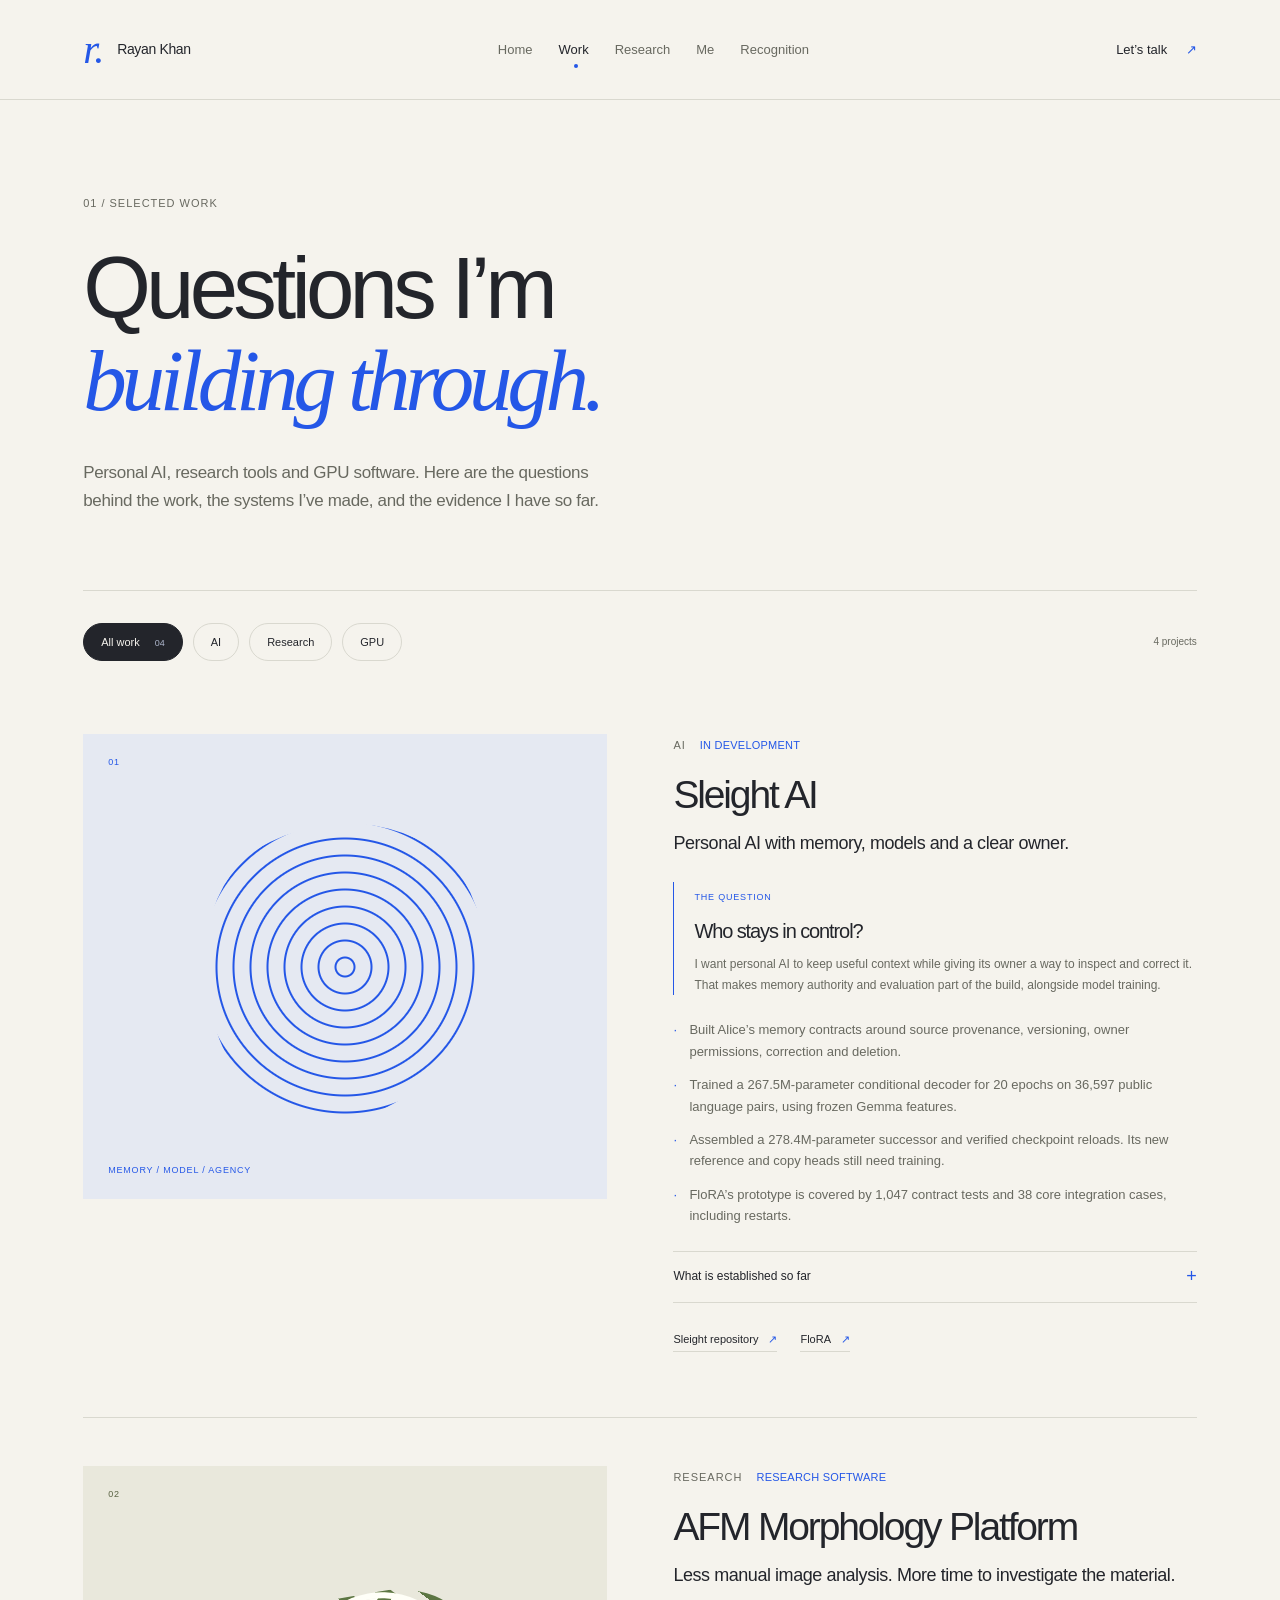
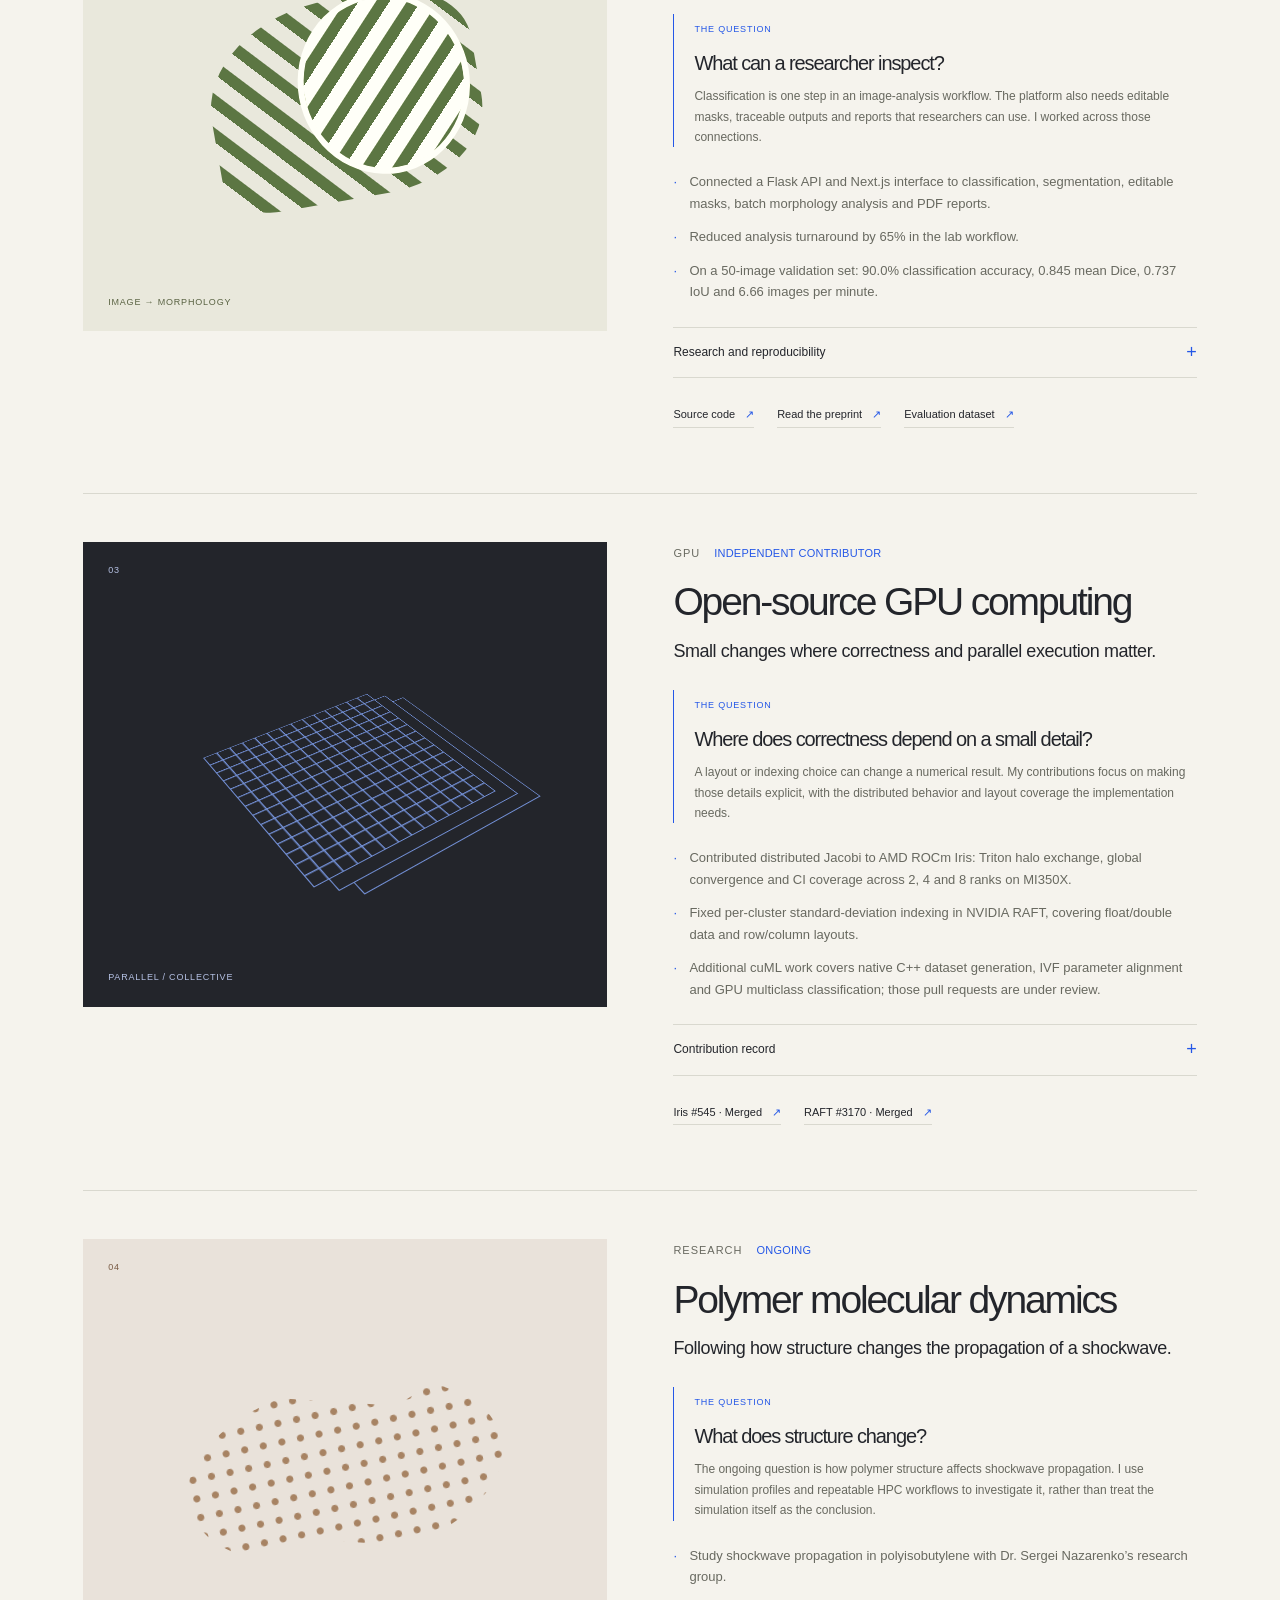
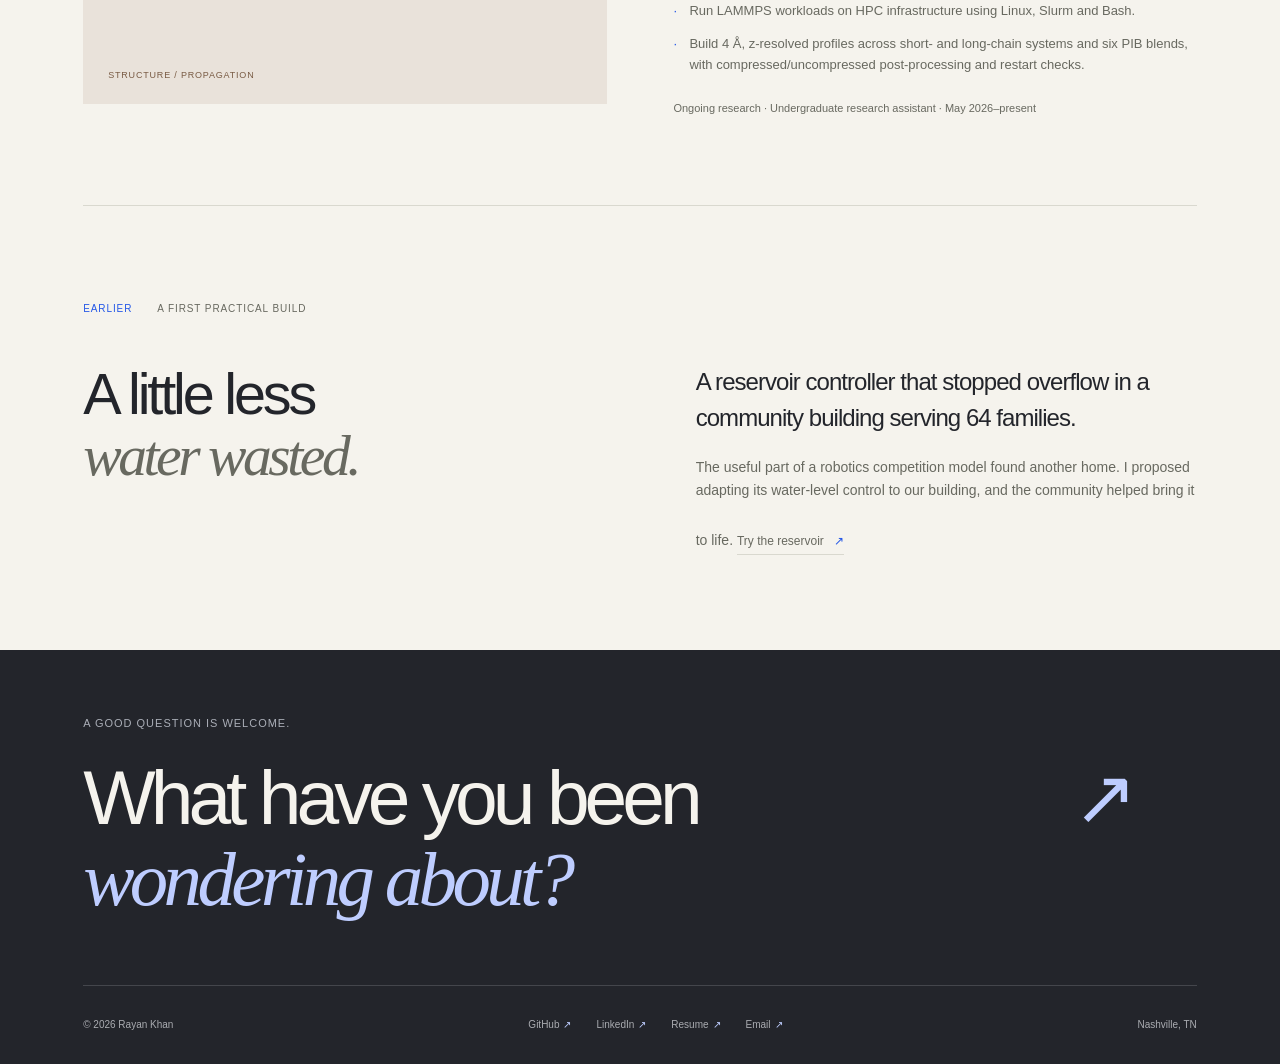
<file: work.html>
<!doctype html>

<html lang="en">

<head>

<meta charset="utf-8">

<meta name="viewport" content="width=device-width, initial-scale=1">


<title>Selected work — Rayan Khan</title>

<meta name="description" content="Meet Rayan Khan through stories, questions and small things: an open notebook alongside personal AI, scientific research and GPU work.">


<meta name="theme-color" content="#f5f3ed">

<meta property="og:title" content="Selected work — Rayan Khan">

<meta property="og:description" content="An open notebook: stories, questions, personal AI and the things I return to.">

<meta property="og:image" content="https://nine-winged.github.io/Portfolio/assets/img/og-card.svg">

<meta property="og:url" content="https://nine-winged.github.io/Portfolio/work.html">

<meta property="og:type" content="website">


<link rel="canonical" href="https://nine-winged.github.io/Portfolio/work.html">

<link rel="icon" href="assets/img/favicon.svg" type="image/svg+xml">

<link rel="manifest" href="manifest.webmanifest">

<link rel="stylesheet" href="assets/css/styles.css">


<meta name="google-site-verification" content="7lMuGZhJcq9g-JqPWl0R5jy_7q_wHFFUK9ucJxF-_5k"></head>

<body><a class="skip-link" href="#main">Skip to content</a>

<header class="site-header"><a class="brand" href="index.html" aria-label="Rayan Khan home"><span class="brand-symbol" aria-hidden="true">r.</span><span>Rayan Khan</span></a><button class="menu-toggle" type="button" aria-expanded="false" aria-controls="navigation">Menu <span aria-hidden="true">+</span></button>

<nav id="navigation" aria-label="Primary navigation"><a href="index.html">Home</a><a href="work.html" aria-current="page">Work</a><a href="research.html">Research</a><a href="journey.html">Me</a><a href="achievements.html">Recognition</a></nav>
<a class="header-contact" href="mailto:md.mostakim.khan@vanderbilt.edu">Let’s talk <span aria-hidden="true">↗</span></a></header>


<main id="main">

<section class="page-intro"><p class="eyebrow">01 / Selected work</p><h1>Questions I’m<br><em>building through.</em></h1><p class="page-deck">Personal AI, research tools and GPU software. Here are the questions behind the work, the systems I’ve made, and the evidence I have so far.</p></section>


<div class="filter-bar" role="group" aria-label="Filter projects"><button type="button" data-filter="all" aria-pressed="true">All work <span>04</span></button><button type="button" data-filter="AI" aria-pressed="false">AI</button><button type="button" data-filter="Research" aria-pressed="false">Research</button><button type="button" data-filter="GPU" aria-pressed="false">GPU</button><span class="filter-count" role="status" aria-live="polite">4 projects</span></div>

<div class="case-list">

<article class="case" id="ai" data-category="AI">


<div class="project-art art-ai" aria-hidden="true"><span class="art-index">01</span>

<div class="art-shape"></div>
<span class="art-caption">memory / model / agency</span></div>

<div class="case-copy"><p class="eyebrow">AI <span class="status">In development</span></p><h2>Sleight AI</h2><p class="case-deck">Personal AI with memory, models and a clear owner.</p>

<aside class="work-question"><span class="eyebrow">The question</span><h3>Who stays in control?</h3><p>I want personal AI to keep useful context while giving its owner a way to inspect and correct it. That makes memory authority and evaluation part of the build, alongside model training.</p></aside>
<ul class="plain-list">

<li>Built Alice’s memory contracts around source provenance, versioning, owner permissions, correction and deletion.</li>

<li>Trained a 267.5M-parameter conditional decoder for 20 epochs on 36,597 public language pairs, using frozen Gemma features.</li>

<li>Assembled a 278.4M-parameter successor and verified checkpoint reloads. Its new reference and copy heads still need training.</li>

<li>FloRA’s prototype is covered by 1,047 contract tests and 38 core integration cases, including restarts.</li>
</ul>


<details>

<summary>What is established so far <span aria-hidden="true">+</span></summary>

<div class="detail-body"><p>The decoder is a trained component, not a base language model trained from scratch. A three-stage personality candidate also reproduced 60 saved responses and decisions after a checkpoint reload; that checks reproducibility, not held-out personality accuracy.</p><p>Personal fidelity and the full FloRA behavioral comparison remain under evaluation. The larger goal is a personal AI that can keep useful context and act with its owner’s control.</p></div>
</details>

<div class="link-group"><a class="text-link" href="https://github.com/NIne-WIngEd/Fable_Sleight" target="_blank" rel="noopener noreferrer">Sleight repository<span aria-hidden="true"> ↗</span></a><a class="text-link" href="https://github.com/NIne-WIngEd/FloRA" target="_blank" rel="noopener noreferrer">FloRA<span aria-hidden="true"> ↗</span></a></div>
</div>
    </article>

<article class="case" id="afm" data-category="Research">


<div class="project-art art-afm" aria-hidden="true"><span class="art-index">02</span>

<div class="art-shape"></div>
<span class="art-caption">image → morphology</span></div>

<div class="case-copy"><p class="eyebrow">Research <span class="status">Research software</span></p><h2>AFM Morphology Platform</h2><p class="case-deck">Less manual image analysis. More time to investigate the material.</p>

<aside class="work-question"><span class="eyebrow">The question</span><h3>What can a researcher inspect?</h3><p>Classification is one step in an image-analysis workflow. The platform also needs editable masks, traceable outputs and reports that researchers can use. I worked across those connections.</p></aside>
<ul class="plain-list">

<li>Connected a Flask API and Next.js interface to classification, segmentation, editable masks, batch morphology analysis and PDF reports.</li>

<li>Reduced analysis turnaround by 65% in the lab workflow.</li>

<li>On a 50-image validation set: 90.0% classification accuracy, 0.845 mean Dice, 0.737 IoU and 6.66 images per minute.</li>
</ul>

<details>

<summary>Research and reproducibility <span aria-hidden="true">+</span></summary>

<div class="detail-body"><p>First and corresponding author of the platform manuscript. The preprint is public on SSRN, and the SoftwareX submission has a revision invitation.</p><p>The evaluation data and compatible runtime are public. The original training dataset was not preserved, so the release supports evaluation and use rather than a complete retraining claim.</p></div>
</details>

<div class="link-group"><a class="text-link" href="https://github.com/NIne-WIngEd/PSE" target="_blank" rel="noopener noreferrer">Source code<span aria-hidden="true"> ↗</span></a><a class="text-link" href="https://doi.org/10.2139/ssrn.7123011" target="_blank" rel="noopener noreferrer">Read the preprint<span aria-hidden="true"> ↗</span></a><a class="text-link" href="https://doi.org/10.5281/zenodo.21422891" target="_blank" rel="noopener noreferrer">Evaluation dataset<span aria-hidden="true"> ↗</span></a></div>
</div>
    </article>

<article class="case" id="gpu" data-category="GPU">


<div class="project-art art-gpu" aria-hidden="true"><span class="art-index">03</span>

<div class="art-shape"></div>
<span class="art-caption">parallel / collective</span></div>

<div class="case-copy"><p class="eyebrow">GPU <span class="status">Independent contributor</span></p><h2>Open-source GPU computing</h2><p class="case-deck">Small changes where correctness and parallel execution matter.</p>

<aside class="work-question"><span class="eyebrow">The question</span><h3>Where does correctness depend on a small detail?</h3><p>A layout or indexing choice can change a numerical result. My contributions focus on making those details explicit, with the distributed behavior and layout coverage the implementation needs.</p></aside>
<ul class="plain-list">

<li>Contributed distributed Jacobi to AMD ROCm Iris: Triton halo exchange, global convergence and CI coverage across 2, 4 and 8 ranks on MI350X.</li>

<li>Fixed per-cluster standard-deviation indexing in NVIDIA RAFT, covering float/double data and row/column layouts.</li>

<li>Additional cuML work covers native C++ dataset generation, IVF parameter alignment and GPU multiclass classification; those pull requests are under review.</li>
</ul>

<details>

<summary>Contribution record <span aria-hidden="true">+</span></summary>

<div class="detail-body"><p>I contribute independently to these projects. Iris #545 and RAFT #3170 are merged. cuML #8482, #8484 and #8495 remain open as of October 2026.</p>

<div class="link-group"><a class="text-link" href="https://github.com/NVIDIA/cuml/pull/8482" target="_blank" rel="noopener noreferrer">cuML #8482<span aria-hidden="true"> ↗</span></a><a class="text-link" href="https://github.com/NVIDIA/cuml/pull/8484" target="_blank" rel="noopener noreferrer">cuML #8484<span aria-hidden="true"> ↗</span></a><a class="text-link" href="https://github.com/NVIDIA/cuml/pull/8495" target="_blank" rel="noopener noreferrer">cuML #8495<span aria-hidden="true"> ↗</span></a></div>
</div>
</details>

<div class="link-group"><a class="text-link" href="https://github.com/ROCm/iris/pull/545" target="_blank" rel="noopener noreferrer">Iris #545 · Merged<span aria-hidden="true"> ↗</span></a><a class="text-link" href="https://github.com/NVIDIA/raft/pull/3170" target="_blank" rel="noopener noreferrer">RAFT #3170 · Merged<span aria-hidden="true"> ↗</span></a></div>
</div>
    </article>

<article class="case" id="md" data-category="Research">


<div class="project-art art-md" aria-hidden="true"><span class="art-index">04</span>

<div class="art-shape"></div>
<span class="art-caption">structure / propagation</span></div>

<div class="case-copy"><p class="eyebrow">Research <span class="status">Ongoing</span></p><h2>Polymer molecular dynamics</h2><p class="case-deck">Following how structure changes the propagation of a shockwave.</p>

<aside class="work-question"><span class="eyebrow">The question</span><h3>What does structure change?</h3><p>The ongoing question is how polymer structure affects shockwave propagation. I use simulation profiles and repeatable HPC workflows to investigate it, rather than treat the simulation itself as the conclusion.</p></aside>
<ul class="plain-list">

<li>Study shockwave propagation in polyisobutylene with Dr. Sergei Nazarenko’s research group.</li>

<li>Run LAMMPS workloads on HPC infrastructure using Linux, Slurm and Bash.</li>

<li>Build 4 Å, z-resolved profiles across short- and long-chain systems and six PIB blends, with compressed/uncompressed post-processing and restart checks.</li>
</ul>
<p class="small-note">Ongoing research · Undergraduate research assistant · May 2026–present</p>

<div class="link-group"></div>
</div>
    </article>
</div>

<section class="small-section" id="earlier">

<div class="section-label"><span>Earlier</span><span>A first practical build</span></div>

<div class="focus-grid"><h2>A little less<br><em>water wasted.</em></h2>

<div><p class="large-copy">A reservoir controller that stopped overflow in a community building serving 64 families.</p><p>The useful part of a robotics competition model found another home. I proposed adapting its water-level control to our building, and the community helped bring it to life. <a class="text-link" href="journey.html#water-dialog">Try the reservoir<span aria-hidden="true"> ↗</span></a></p></div>
</div>
</section>
</main>

<footer class="site-footer">

<div class="footer-top"><p class="eyebrow">A good question is welcome.</p><a class="contact-display" href="mailto:md.mostakim.khan@vanderbilt.edu">What have you been<br><em>wondering about?</em><span aria-hidden="true">↗</span></a></div>

<div class="footer-bottom"><span>© 2026 Rayan Khan</span>

<div><a class="text-link" href="https://github.com/NIne-WIngEd" target="_blank" rel="noopener noreferrer">GitHub<span aria-hidden="true"> ↗</span></a><a class="text-link" href="https://www.linkedin.com/in/mk-rayan/" target="_blank" rel="noopener noreferrer">LinkedIn<span aria-hidden="true"> ↗</span></a><a class="text-link" href="assets/docs/Rayan_Khan_Resume.pdf">Resume<span aria-hidden="true"> ↗</span></a><a class="text-link" href="mailto:md.mostakim.khan@vanderbilt.edu">Email<span aria-hidden="true"> ↗</span></a></div>
<span>Nashville, TN</span></div>
</footer>

<script src="assets/js/main.js" defer></script></body>
</html>
</file>
<file: assets/css/styles.css>
@charset "UTF-8";
:root {
  --paper:#f5f3ed;
  --ink:#23252b;
  --muted:#686960;
  --blue:#2457e7;
  --line:#d9d8cf;
  --tint:#e9ecf5;
  --serif:Georgia,'Times New Roman',serif;
  --sans:Arial,Helvetica,sans-serif;
}
* {
  box-sizing:border-box;
}
[hidden] {
  display:none!important;
}
html {
  scroll-behavior:smooth;
  scroll-padding-top:100px;
}
body {
  margin:0;
  background:var(--paper);
  color:var(--ink);
  font-family:var(--sans);
  font-size:16px;
  line-height:1.65;
  -webkit-font-smoothing:antialiased;
}
::selection {
  background:var(--blue);
  color:white;
}
a {
  color:inherit;
  text-decoration:none;
}
button {
  font:inherit;
  color:inherit;
  cursor:pointer;
}
button,a {
  -webkit-tap-highlight-color:transparent;
}
button:focus-visible,a:focus-visible,summary:focus-visible {
  outline:2px solid var(--blue);
  outline-offset:6px;
}
h1,h2,h3,p {
  margin:0;
}
h1,h2,h3 {
  font-weight:400;
  line-height:1.06;
  letter-spacing:-.055em;
}
em {
  font-family:var(--serif);
  font-weight:400;
  letter-spacing:-.06em;
}
p+p {
  margin-top:18px;
}
button {
  border:0;
}
main,.site-footer {
  max-width:1600px;
  margin:auto;
}
main>section,.filter-bar,.case-list,.research-note {
  margin-left:6.5%;
  margin-right:6.5%;
}
.skip-link {
  position:fixed;
  left:20px;
  top:-80px;
  background:var(--blue);
  color:white;
  padding:12px 20px;
  z-index:100;
}
.skip-link:focus {
  top:10px;
}
.site-header {
  height:100px;
  max-width:1600px;
  padding:0 6.5%;
  margin:auto;
  display:flex;
  align-items:center;
  justify-content:space-between;
  gap:24px;
  border-bottom:1px solid var(--line);
}
.brand {
  display:flex;
  align-items:center;
  gap:13px;
  font-size:14px;
  letter-spacing:-.025em;
  white-space:nowrap;
}
.brand-symbol {
  font-family:var(--serif);
  font-size:41px;
  font-style:italic;
  color:var(--blue);
  line-height:1;
}
.site-header nav {
  display:flex;
  gap:26px;
  font-size:13px;
}
.site-header nav a {
  color:var(--muted);
  position:relative;
  padding:12px 0;
}
.site-header nav a:hover,.site-header nav a[aria-current] {
  color:var(--ink);
}
.site-header nav a[aria-current]:after {
  content:'';
  position:absolute;
  width:4px;
  height:4px;
  border-radius:50%;
  background:var(--blue);
  bottom:4px;
  left:50%;
}
.header-contact {
  font-size:13px;
  white-space:nowrap;
}
.header-contact span {
  color:var(--blue);
  margin-left:15px;
}
.menu-toggle {
  display:none;
  background:none;
}
.eyebrow,.section-label,.project-meta,.art-coordinates,.art-caption,.art-index,.art-footer,.hero-bottom,.small-note,.chapter-label,.honor-type {
  font-family:var(--sans);
  font-size:11px;
  line-height:1.5;
  letter-spacing:.09em;
  text-transform:uppercase;
}
.eyebrow {
  color:var(--muted);
}
.live-dot {
  display:inline-block;
  width:6px;
  height:6px;
  margin:0 8px 2px 0;
  border-radius:50%;
  background:var(--blue);
}
.hero {
  padding-top:65px;
  display:grid;
  grid-template-columns:1.1fr 1fr;
  gap:0 25px;
  position:relative;
}
.hero-copy {
  padding-top:24px;
  z-index:1;
}
.hero h1 {
  font-size:clamp(70px,7.3vw,112px);
  margin:31px 0 28px;
  line-height:.99;
  letter-spacing:-.07em;
}
.hero h1 em {
  color:var(--blue);
}
.hero-deck {
  font-size:17px;
  max-width:370px;
  line-height:1.65;
  letter-spacing:-.02em;
}
.hero-links {
  display:flex;
  gap:28px;
  align-items:center;
  margin-top:30px;
}
.button {
  display:inline-flex;
  align-items:center;
  justify-content:space-between;
  gap:36px;
  background:var(--ink);
  color:var(--paper);
  padding:14px 20px;
  font-size:12px;
  border-radius:2px;
  transition:background .2s,transform .2s;
}
.button:hover {
  background:var(--blue);
  transform:translateY(-2px);
}
.text-link {
  display:inline-block;
  font-size:12px;
  border-bottom:1px solid var(--line);
  padding:4px 0;
  line-height:1.5;
}
.text-link span {
  color:var(--blue);
  display:inline-block;
  margin-left:10px;
  transition:transform .25s;
}
.text-link:hover span {
  transform:translate(2px,-2px);
}
.hero-art {
  position:relative;
  min-width:0;
  min-height:560px;
  display:flex;
  flex-direction:column;
  justify-content:space-between;
  overflow:hidden;
}
.hero-art canvas {
  position:absolute;
  inset:0;
  width:100%;
  height:100%;
}
.hero-art::before {
  content:'';
  position:absolute;
  inset:15%;
  border-radius:45% 55% 60% 40%;
  background:repeating-radial-gradient(ellipse at center,transparent 0 9px,#2457e7 10px 11px,transparent 12px 20px);
  transform:rotate(-25deg);
}
.hero-art.motion-ready::before {
  display:none;
}
.art-coordinates {
  display:flex;
  justify-content:space-between;
  color:var(--muted);
  position:relative;
  z-index:1;
  font-size:9px;
  padding-top:27px;
}
.art-footer {
  display:flex;
  justify-content:space-between;
  color:var(--muted);
  z-index:1;
  margin-bottom:15px;
  font-size:9px;
}
.motion-toggle {
  background:transparent;
  padding:8px 0 8px 15px;
  text-transform:uppercase;
  font-size:9px;
  letter-spacing:.07em;
}
.motion-toggle span {
  margin-left:10px;
  color:var(--blue);
}
.hero-bottom {
  grid-column:1/-1;
  display:flex;
  justify-content:space-between;
  align-items:end;
  margin-top:58px;
  border-top:1px solid var(--line);
  padding:23px 0 26px;
  letter-spacing:.015em;
  color:var(--muted);
  font-size:10px;
}
.hero-bottom strong {
  font-weight:400;
  color:var(--ink);
}
.hero-bottom a {
  color:var(--ink);
}
.hero-bottom a span {
  color:var(--blue);
  margin-left:50px;
  font-size:18px;
}
.section-label {
  display:flex;
  gap:25px;
  color:var(--muted);
  font-size:10px;
  margin-bottom:48px;
}
.section-label span:first-child {
  color:var(--blue);
  min-width:22px;
}
.focus-section,.selected-section,.about-strip,.small-section {
  padding-top:95px;
  padding-bottom:95px;
  border-top:1px solid var(--line);
}
.focus-grid,.about-grid {
  display:grid;
  grid-template-columns:1fr 1fr;
  gap:10%;
}
.focus-grid h2,.section-heading h2 {
  font-size:clamp(36px,4.5vw,68px);
}
.focus-grid h2 em,.section-heading h2 em {
  color:var(--muted);
}
.large-copy {
  font-size:24px;
  line-height:1.5;
  letter-spacing:-.04em;
}
.focus-grid .large-copy {
  margin-bottom:20px;
}
.focus-grid p:not(.large-copy),.about-grid>div p {
  color:var(--muted);
  font-size:14px;
}
.focus-grid .text-link,.about-grid .text-link {
  margin-top:25px;
}
.section-heading {
  display:flex;
  justify-content:space-between;
  align-items:end;
  margin-bottom:50px;
}
.selected-grid {
  display:grid;
  grid-template-columns:1fr 1fr;
  gap:65px 34px;
}
.selected-project {
  min-width:0;
}
.project-art {
  height:340px;
  position:relative;
  overflow:hidden;
  background:var(--tint);
  isolation:isolate;
}
.art-index,.art-caption {
  position:absolute;
  font-size:9px;
  z-index:1;
  letter-spacing:.09em;
}
.art-index {
  left:25px;
  top:22px;
}
.art-caption {
  left:25px;
  bottom:22px;
}
.art-shape {
  position:absolute;
  inset:0;
  transition:transform .8s cubic-bezier(.2,.7,.2,1);
}
.selected-project:hover .art-shape {
  transform:scale(1.035) rotate(-2deg);
}
.art-ai {
  background:#e5e9f2;
  color:var(--blue);
}
.art-ai .art-shape {
  background:repeating-radial-gradient(ellipse at 50% 50%,transparent 0 8px,#2457e7 9px 10px,transparent 11px 17px);
  width:290px;
  height:290px;
  margin:auto;
  border-radius:45% 55% 60% 40%/60% 45% 55% 40%;
  transform:rotate(-25deg);
}
.selected-project:hover .art-ai .art-shape {
  transform:rotate(-18deg) scale(1.04);
}
.art-afm {
  background:#e9e8dc;
  color:#596242;
}
.art-afm .art-shape {
  width:270px;
  height:200px;
  margin:auto;
  background:repeating-linear-gradient(47deg,#647851 0 11px,transparent 12px 27px);
  border-radius:50% 30% 40% 20%;
  filter:contrast(1.3);
  transform:rotate(-10deg);
}
.art-afm .art-shape:after {
  content:'';
  position:absolute;
  background:repeating-linear-gradient(-47deg,#647851 0 11px,#e9e8dc 12px 26px);
  width:160px;
  height:170px;
  left:90px;
  top:0;
  border-radius:50%;
  border:6px solid #e9e8dc;
}
.art-gpu {
  background:var(--ink);
  color:#b6c2e5;
}
.art-gpu .art-shape {
  width:210px;
  height:210px;
  margin:auto;
  border:1px solid #728fd5;
  background:repeating-linear-gradient(0deg,transparent 0 13px,#728fd5 14px 15px),repeating-linear-gradient(90deg,transparent 0 13px,#728fd5 14px 15px);
  transform:perspective(650px) rotateX(50deg) rotateZ(-35deg);
  box-shadow:15px 15px 0 -1px var(--ink),15px 15px 0 0 #728fd5,30px 30px 0 -1px var(--ink),30px 30px 0 0 #728fd5;
}
.art-md {
  background:#e9e2da;
  color:#795b44;
}
.art-md .art-shape {
  width:320px;
  height:180px;
  margin:auto;
  background:radial-gradient(circle,#a78363 0 3px,transparent 4px) 0 0/19px 19px;
  transform:rotate(-12deg);
  border-radius:50%;
  clip-path:polygon(0 20%,30% 0,70% 20%,100% 0,100% 80%,70% 100%,30% 80%,0 100%);
}
.project-title {
  display:flex;
  align-items:center;
  justify-content:space-between;
  margin:22px 0 8px;
}
.project-title h3 {
  font-size:25px;
  letter-spacing:-.04em;
}
.project-title>span {
  color:var(--blue);
  transition:transform .25s;
}
.selected-project:hover .project-title>span {
  transform:translate(3px,-3px);
}
.selected-project p {
  font-size:13px;
  color:var(--muted);
}
.project-meta {
  display:block;
  margin-top:12px;
  color:var(--muted);
  font-size:9px;
  letter-spacing:.035em;
}
.about-strip {
  padding-bottom:105px;
}
.about-grid>div {
  padding-top:6px;
}
.site-footer {
  background:var(--ink);
  color:var(--paper);
  padding:65px 6.5% 28px;
}
.footer-top .eyebrow {
  color:#aaaeb7;
}
.contact-display {
  display:block;
  font-size:clamp(45px,6vw,88px);
  line-height:1.05;
  letter-spacing:-.065em;
  padding:26px 0 65px;
  position:relative;
  max-width:1050px;
}
.contact-display em {
  color:#becdff;
}
.contact-display>span {
  position:absolute;
  right:0;
  top:26px;
  color:#becdff;
  transition:transform .3s;
}
.contact-display:hover>span {
  transform:translate(6px,-6px);
}
.footer-bottom {
  border-top:1px solid #44464c;
  padding-top:27px;
  font-size:10px;
  color:#aaacb1;
  display:flex;
  justify-content:space-between;
  align-items:center;
  gap:25px;
}
.footer-bottom>div {
  display:flex;
  gap:25px;
}
.footer-bottom .text-link {
  border-bottom:0;
  font-size:10px;
}
.footer-bottom .text-link span {
  color:#becdff;
  margin-left:4px;
}
.page-intro {
  padding:95px 0 75px;
  border-bottom:1px solid var(--line);
}
.page-intro h1 {
  font-size:clamp(55px,6.8vw,102px);
  margin-top:30px;
}
.page-intro h1 em {
  color:var(--blue);
}
.page-deck {
  max-width:540px;
  margin-top:32px;
  font-size:17px;
  color:var(--muted);
  letter-spacing:-.02em;
}
.filter-bar {
  display:none;
  gap:10px;
  align-items:center;
  padding:32px 0 25px;
  flex-wrap:wrap;
}
.filter-bar.filters-ready {
  display:flex;
}
.filter-bar button {
  border:1px solid var(--line);
  background:transparent;
  padding:9px 17px;
  border-radius:30px;
  font-size:11px;
}
.filter-bar button[aria-pressed="true"] {
  background:var(--ink);
  color:var(--paper);
  border-color:var(--ink);
}
.filter-bar button span {
  padding-left:12px;
  color:#acb5ca;
  font-size:9px;
}
.filter-count {
  margin-left:auto;
  font-size:10px;
  color:var(--muted);
}
.case {
  display:grid;
  grid-template-columns:1fr 1fr;
  gap:6%;
  padding:48px 0 65px;
  border-bottom:1px solid var(--line);
  scroll-margin-top:30px;
}
.case[hidden] {
  display:none;
}
.case .project-art {
  height:465px;
}
.case-copy {
  padding-top:3px;
  min-width:0;
}
.case h2 {
  font-size:39px;
  margin-top:20px;
}
.status {
  display:inline-block;
  margin-left:10px;
  letter-spacing:.02em;
  color:var(--blue);
}
.case-deck {
  font-size:18px;
  line-height:1.5;
  letter-spacing:-.025em;
  margin-top:15px;
}
.plain-list {
  list-style:none;
  padding:0;
  margin:24px 0;
  color:var(--muted);
  font-size:13px;
}
.plain-list li {
  padding-left:16px;
  position:relative;
  margin-top:12px;
}
.plain-list li:before {
  content:'·';
  position:absolute;
  left:0;
  color:var(--blue);
}
.link-group {
  display:flex;
  flex-wrap:wrap;
  gap:10px 23px;
  margin-top:24px;
}
.link-group .text-link {
  font-size:11px;
}
.small-note {
  color:var(--muted);
  text-transform:none;
  margin-top:20px;
  letter-spacing:0;
}
.case details {
  margin-top:24px;
  border-top:1px solid var(--line);
  border-bottom:1px solid var(--line);
  font-size:12px;
}
.case summary {
  cursor:pointer;
  list-style:none;
  padding:15px 0;
  display:flex;
  justify-content:space-between;
}
.case summary::-webkit-details-marker {
  display:none;
}
.case summary>span {
  color:var(--blue);
  font-size:18px;
  line-height:1;
  transition:transform .2s;
}
.case details[open] summary>span {
  transform:rotate(45deg);
}
.detail-body {
  color:var(--muted);
  padding:5px 0 20px;
}
.small-section {
  border-top:0;
}
.research-current,.publication-section,.path-section,.honors-section,.exchange-section {
  padding:75px 0;
  border-bottom:1px solid var(--line);
}
.research-columns {
  display:grid;
  grid-template-columns:1fr 1fr;
  gap:8%;
}
.research-columns h2 {
  font-size:32px;
  letter-spacing:-.045em;
  margin:20px 0;
}
.mini-symbol {
  font-size:45px;
  line-height:1;
  color:var(--blue);
}
.research-columns .eyebrow {
  font-size:10px;
  margin-bottom:18px;
}
.research-columns p:not(.eyebrow) {
  font-size:14px;
  color:var(--muted);
}
.research-columns .text-link {
  margin-top:25px;
}
.publication-section {
  border-bottom:0;
}
.publication {
  display:grid;
  grid-template-columns:60px 1fr;
  border-top:1px solid var(--line);
  padding:35px 0 45px;
  gap:20px;
}
.pub-number {
  font-family:var(--serif);
  font-style:italic;
  font-size:32px;
  color:var(--blue);
}
.publication h2 {
  font-size:31px;
  margin:14px 0;
  max-width:770px;
  line-height:1.15;
}
.publication p:not(.eyebrow) {
  max-width:760px;
  color:var(--muted);
  font-size:13px;
}
.publication .pub-author {
  font-size:11px!important;
  margin-bottom:16px;
}
.research-note {
  display:flex;
  gap:25px;
  padding:28px 40px;
  background:#e9e8e1;
  margin-bottom:85px;
}
.research-note>span {
  color:var(--blue);
  font-size:24px;
}
.research-note p {
  font-size:14px;
  max-width:850px;
}
.about-bio {
  display:grid;
  grid-template-columns:1fr 1.4fr;
  gap:10%;
  padding:75px 0;
}
.bio-mark {
  font-family:var(--serif);
  font-style:italic;
  font-size:330px;
  line-height:.9;
  color:var(--blue);
  display:flex;
  justify-content:center;
}
.bio-mark span {
  color:var(--ink);
}
.about-bio .large-copy {
  margin-bottom:25px;
  font-size:31px;
}
.about-bio p:not(.large-copy) {
  color:var(--muted);
  font-size:14px;
}
.path-section {
  border-top:1px solid var(--line);
}
.chapter {
  display:grid;
  grid-template-columns:1fr 2fr;
  gap:5%;
  padding:35px 0;
  border-top:1px solid var(--line);
}
.chapter-label {
  color:var(--blue);
}
.chapter h2 {
  font-size:29px;
  margin-bottom:18px;
}
.chapter p {
  color:var(--muted);
  font-size:14px;
  max-width:670px;
}
.education-strip {
  padding:65px 0 80px;
}
.education-strip h2 {
  font-size:36px;
  margin:25px 0 15px;
}
.education-strip p {
  font-size:13px;
  color:var(--muted);
}
.honor-row {
  display:flex;
  align-items:center;
  gap:28px;
  border-top:1px solid var(--line);
  padding:35px 0;
}
.honor-symbol {
  font-size:35px;
  color:var(--blue);
  width:45px;
  text-align:center;
  flex-shrink:0;
}
.honor-row h2 {
  font-size:27px;
  line-height:1.15;
  letter-spacing:-.04em;
}
.honor-row p {
  color:var(--muted);
  font-size:13px;
  margin-top:8px;
}
.honor-type {
  margin-left:auto;
  color:var(--muted);
  font-size:9px;
  white-space:nowrap;
}
.exchange-section {
  border-bottom:0;
  padding-bottom:100px;
}
.recognition-grid {
  display:grid;
  grid-template-columns:1fr 1fr;
  gap:55px 10%;
}
.recognition-grid h2 {
  font-size:32px;
  margin:18px 0;
}
.recognition-grid p:not(.eyebrow) {
  color:var(--muted);
  font-size:14px;
  max-width:470px;
}
@media(min-width:1600px) {
  .hero h1 {
    font-size:112px;
  }
  .hero-art {
    min-height:620px;
  }
}
@media(max-width:1050px) {
  .site-header nav {
    gap:17px;
  }
  .header-contact {
    display:none;
  }
  .hero h1 {
    font-size:80px;
  }
  .hero-art {
    min-height:545px;
  }
  .hero-deck {
    font-size:15px;
    max-width:320px;
  }
  .project-art {
    height:280px;
  }
  .case .project-art {
    height:400px;
  }
  .case h2 {
    font-size:32px;
  }
  .large-copy {
    font-size:21px;
  }
  .bio-mark {
    font-size:260px;
  }
}
@media(max-width:760px) {
  html {
    scroll-padding-top:30px;
  }
  .site-header {
    min-height:80px;
    height:auto;
    position:relative;
    padding:20px 6%;
    gap:10px;
    flex-wrap:wrap;
  }
  .site-header.menu-ready {
    height:80px;
    padding:0 6%;
    flex-wrap:nowrap;
  }
  .brand {
    font-size:12px;
    gap:10px;
  }
  .brand-symbol {
    font-size:36px;
  }
  .menu-ready .menu-toggle {
    display:flex;
    align-items:center;
    gap:17px;
    padding:12px 0;
    font-size:12px;
  }
  .menu-toggle span {
    color:var(--blue);
    font-size:22px;
    line-height:1;
    transition:transform .2s;
  }
  .menu-toggle[aria-expanded="true"] span {
    transform:rotate(45deg);
  }
  .site-header nav {
    display:flex;
    flex-wrap:wrap;
    width:100%;
    order:3;
    gap:6px 18px;
  }
  .site-header.menu-ready nav {
    display:none;
    position:absolute;
    top:79px;
    left:0;
    right:0;
    background:var(--paper);
    z-index:10;
    border-bottom:1px solid var(--line);
    padding:20px 6% 30px;
    flex-direction:column;
    gap:0;
    box-shadow:0 14px 20px #23252b08;
  }
  .site-header.menu-ready nav.open {
    display:flex;
  }
  .site-header nav a {
    font-size:18px;
    padding:12px 0;
  }
  .site-header nav a[aria-current]:after {
    left:auto;
    right:0;
    bottom:24px;
  }
  main>section,.filter-bar,.case-list,.research-note {
    margin-left:6%;
    margin-right:6%;
  }
  .hero {
    padding-top:30px;
    grid-template-columns:1fr;
    gap:0;
  }
  .hero-copy {
    padding-top:14px;
  }
  .hero h1 {
    font-size:clamp(64px,12vw,88px);
    margin:28px 0 22px;
    line-height:1.01;
  }
  .hero-deck {
    font-size:15px;
    max-width:360px;
  }
  .hero-links {
    margin-top:25px;
    gap:28px;
  }
  .hero-art {
    min-height:340px;
    margin-top:15px;
  }
  .art-coordinates {
    padding-top:10px;
  }
  .art-footer {
    margin-bottom:0;
  }
  .hero-bottom {
    margin-top:22px;
    font-size:9px;
    gap:20px;
    align-items:start;
    padding:22px 0 30px;
  }
  .hero-bottom>a {
    display:none;
  }
  .focus-section,.selected-section,.about-strip,.small-section {
    padding:55px 0;
  }
  .section-label {
    margin-bottom:30px;
    font-size:9px;
  }
  .focus-grid,.about-grid {
    grid-template-columns:1fr;
    gap:30px;
  }
  .focus-grid h2,.section-heading h2 {
    font-size:42px;
  }
  .large-copy {
    font-size:21px;
  }
  .focus-grid p:not(.large-copy),.about-grid>div p {
    font-size:14px;
  }
  .section-heading {
    align-items:end;
    gap:20px;
    margin-bottom:30px;
  }
  .section-heading>a {
    font-size:10px;
    white-space:nowrap;
    margin-bottom:3px;
  }
  .selected-grid {
    grid-template-columns:1fr;
    gap:42px;
  }
  .project-art {
    height:310px;
  }
  .project-title {
    margin-top:18px;
  }
  .project-title h3 {
    font-size:24px;
  }
  .project-meta {
    font-size:9px;
  }
  .site-footer {
    padding:45px 6% 25px;
  }
  .contact-display {
    font-size:46px;
    padding:25px 0 50px;
    max-width:550px;
  }
  .contact-display>span {
    font-size:35px;
  }
  .footer-bottom {
    flex-wrap:wrap;
    gap:20px;
    font-size:9px;
  }
  .footer-bottom>div {
    gap:20px;
  }
  .footer-bottom>span:last-child {
    display:none;
  }
  .page-intro {
    padding:55px 0 45px;
  }
  .page-intro h1 {
    font-size:clamp(46px,9vw,65px);
    margin-top:25px;
  }
  .page-deck {
    font-size:15px;
    margin-top:25px;
  }
  .filter-bar {
    gap:7px;
    padding:25px 0 15px;
  }
  .filter-bar button {
    padding:8px 12px;
    font-size:10px;
  }
  .filter-count {
    font-size:9px;
  }
  .case {
    grid-template-columns:1fr;
    gap:30px;
    padding:30px 0 45px;
  }
  .case .project-art {
    height:300px;
  }
  .case h2 {
    font-size:34px;
  }
  .case-deck {
    font-size:17px;
  }
  .plain-list {
    font-size:13px;
  }
  .case details {
    font-size:12px;
  }
  .status {
    font-size:9px;
  }
  .research-current,.publication-section,.path-section,.honors-section,.exchange-section {
    padding:50px 0;
  }
  .research-columns {
    grid-template-columns:1fr;
    gap:48px;
  }
  .research-columns h2 {
    font-size:28px;
  }
  .publication {
    grid-template-columns:30px 1fr;
    gap:15px;
    padding:28px 0 35px;
  }
  .pub-number {
    font-size:25px;
  }
  .publication h2 {
    font-size:26px;
  }
  .publication .eyebrow {
    font-size:9px;
  }
  .research-note {
    padding:24px 20px;
    margin-bottom:55px;
    gap:16px;
  }
  .research-note p {
    font-size:13px;
  }
  .about-bio {
    grid-template-columns:1fr;
    gap:35px;
    padding:40px 0 55px;
  }
  .bio-mark {
    font-size:170px;
    justify-content:start;
    padding-left:20px;
  }
  .about-bio .large-copy {
    font-size:26px;
  }
  .chapter {
    grid-template-columns:1fr;
    gap:16px;
    padding:28px 0;
  }
  .chapter h2 {
    font-size:27px;
  }
  .chapter p {
    font-size:14px;
  }
  .education-strip {
    padding:45px 0 55px;
  }
  .education-strip h2 {
    font-size:32px;
  }
  .honor-row {
    gap:18px;
    padding:28px 0;
    align-items:start;
    flex-wrap:wrap;
  }
  .honor-symbol {
    font-size:26px;
    width:28px;
  }
  .honor-row>div {
    width:calc(100% - 46px);
  }
  .honor-row h2 {
    font-size:25px;
  }
  .honor-type {
    margin-left:46px;
    font-size:8px;
  }
  .recognition-grid {
    grid-template-columns:1fr;
    gap:38px;
  }
  .recognition-grid h2 {
    font-size:30px;
  }
  .exchange-section {
    padding-bottom:60px;
  }
}
@media(prefers-reduced-motion:reduce) {
  html {
    scroll-behavior:auto;
  }
  *,*:before,*:after {
    animation:none!important;
    transition:none!important;
  }
  .selected-project:hover .art-shape {
    transform:none;
  }
  .selected-project:hover .art-ai .art-shape {
    transform:rotate(-25deg);
  }
}
/* An open notebook: objects, stories, and a little space to wander. */
.notebook-hero {
  display:grid;
  grid-template-columns:1.05fr 1fr;
  gap:35px 6%;
  padding:75px 0 30px;
}
.notebook-intro {
  padding-top:15px;
  min-width:0;
}
.notebook-intro h1 {
  font-size:clamp(65px,6.6vw,103px);
  line-height:1.04;
  margin:32px 0 27px;
  letter-spacing:-.065em;
}
.notebook-intro h1 em {
  color:var(--blue);
}
.notebook-deck {
  font-size:20px;
  line-height:1.55;
  letter-spacing:-.035em;
  max-width:440px;
}
.notebook-sub {
  font-size:14px;
  color:var(--muted);
  max-width:400px;
  margin-top:20px;
  line-height:1.7;
}
.mosaic-wrap {
  align-self:center;
  min-width:0;
  padding:15px 0 0;
}
.mosaic-heading,.mosaic-footer {
  display:flex;
  align-items:center;
  justify-content:space-between;
  font-size:9px;
  line-height:1.5;
  color:var(--muted);
  letter-spacing:.065em;
  text-transform:uppercase;
  gap:18px;
}
.mosaic-heading {
  margin-bottom:25px;
}
.mosaic-footer {
  margin-top:25px;
  letter-spacing:.025em;
  text-transform:none;
}
.personal-mosaic {
  display:grid;
  grid-template-columns:repeat(6,1fr);
  grid-template-rows:220px 185px;
  gap:12px;
  position:relative;
}
.mosaic-tile {
  position:relative;
  display:flex;
  flex-direction:column;
  align-items:center;
  justify-content:center;
  min-width:0;
  border:1px solid #d8dcd9;
  background:#ecebdf;
  color:#586952;
  transition:background .25s,box-shadow .25s;
  isolation:isolate;
}
.mosaic-tile::before {
  content:'';
  position:absolute;
  inset:5px;
  border:1px solid currentColor;
  opacity:.08;
  pointer-events:none;
}
.mosaic-tile:hover {
  box-shadow:0 4px 15px #23252b0a;
  background:#e7eadf;
}
.tile-1 {
  grid-column:1/4;
  grid-row:1;
  transform:rotate(-3deg);
  background:#e6eaf4;
  color:var(--blue);
}
.tile-2 {
  grid-column:4/7;
  grid-row:1;
  transform:rotate(3deg);
  background:#eee9df;
  color:#795b44;
}
.tile-3 {
  grid-column:1/3;
  grid-row:2;
  transform:rotate(2deg);
  background:#e4e8e5;
  color:#526a69;
}
.tile-4 {
  grid-column:3/5;
  grid-row:2;
  transform:rotate(-3deg);
  background:#e6eaf4;
  color:var(--blue);
}
.tile-5 {
  grid-column:5/7;
  grid-row:2;
  transform:rotate(3deg);
  background:#f0e6df;
  color:#795b44;
}
.tile-number {
  position:absolute;
  top:15px;
  left:15px;
  font-family:var(--serif);
  font-style:italic;
  font-size:13px;
  opacity:.65;
}
.object-drawing {
  width:160px;
  height:160px;
  flex-shrink:0;
  display:block;
}
.tile-1 .object-drawing,.tile-2 .object-drawing {
  width:165px;
  height:165px;
}
.tile-3 .object-drawing,.tile-4 .object-drawing,.tile-5 .object-drawing {
  width:125px;
  height:125px;
}
.tile-name {
  display:flex;
  justify-content:space-between;
  align-items:center;
  width:100%;
  padding:0 14px 14px;
  gap:6px;
  font-size:10px;
  letter-spacing:-.01em;
  line-height:1.3;
  margin-top:auto;
}
.tile-name>span {
  font-size:12px;
}
.notebook-motion {
  background:transparent;
  padding:8px 0;
  flex-shrink:0;
  font-size:9px;
  text-transform:uppercase;
  letter-spacing:.04em;
}
.notebook-motion span {
  color:var(--blue);
  margin-left:8px;
}
.mosaic-ready .object-drawing {
  animation:mosaic-drift 13s ease-in-out infinite;
  animation-play-state:paused;
}
.mosaic-ready[data-paused="false"] .object-drawing {
  animation-play-state:running;
}
.mosaic-ready .tile-2 .object-drawing {
  animation-delay:-3s;
}
.mosaic-ready .tile-3 .object-drawing {
  animation-delay:-6s;
}
.mosaic-ready .tile-4 .object-drawing {
  animation-delay:-9s;
}
.mosaic-ready .tile-5 .object-drawing {
  animation-delay:-11s;
}
@keyframes mosaic-drift {
  0%,100% {
    transform:translateY(0) rotate(0);
  }
  50% {
    transform:translateY(-5px) rotate(2deg);
  }
}
.notebook-bottom {
  grid-column:1/-1;
  border-top:1px solid var(--line);
  padding-top:25px;
  margin-top:30px;
  display:flex;
  justify-content:space-between;
  align-items:end;
  font-size:10px;
  line-height:1.6;
  color:var(--muted);
}
.notebook-bottom strong {
  font-weight:400;
  color:var(--ink);
}
.notebook-bottom a {
  font-size:10px;
  color:var(--ink);
}
.notebook-bottom a span {
  color:var(--blue);
  margin-left:40px;
  font-size:16px;
}
.opening-story,.life-margin,.present-chapter,.diary-section {
  padding:85px 0;
  border-top:1px solid var(--line);
}
.opening-grid {
  display:grid;
  grid-template-columns:1fr 1fr;
  gap:10%;
}
blockquote {
  margin:0;
}
.opening-grid blockquote {
  font-size:clamp(40px,4.2vw,65px);
  line-height:1.15;
  letter-spacing:-.045em;
}
.opening-grid blockquote em {
  color:var(--blue);
}
.opening-grid .large-copy {
  font-size:22px;
  margin-bottom:20px;
}
.opening-grid p:not(.large-copy) {
  font-size:14px;
  color:var(--muted);
}
.opening-grid .text-link {
  margin-top:22px;
}
.life-margin .section-heading {
  gap:25px;
}
.section-aside {
  color:var(--muted);
  font-size:12px;
  max-width:190px;
}
.margin-grid {
  display:grid;
  grid-template-columns:repeat(3,1fr);
  gap:35px;
}
.margin-art {
  height:230px;
  display:flex;
  justify-content:center;
  align-items:center;
  color:var(--blue);
  margin-bottom:25px;
  position:relative;
  overflow:hidden;
}
.record-art {
  background:#e6eaf4;
}
.record-art .object-drawing {
  width:180px;
  height:180px;
  transform:rotate(-16deg);
}
.coffee-art {
  background:#eae6dd;
  color:#795b44;
}
.coffee-art .object-drawing {
  width:165px;
  height:165px;
}
.watch-art {
  background:var(--ink);
  color:#c1cdf2;
  text-align:center;
}
.watch-art>span {
  font-size:38px;
  line-height:1.03;
  letter-spacing:-.055em;
  z-index:1;
}
.watch-art>i {
  position:absolute;
  inset:18px;
  border:1px solid #c1cdf235;
  transform:rotate(-4deg);
}
.margin-item h3 {
  font-size:25px;
  line-height:1.15;
  letter-spacing:-.045em;
  margin:14px 0 17px;
}
.margin-item p:not(.eyebrow) {
  font-size:13px;
  line-height:1.7;
  color:var(--muted);
}
.margin-item p em {
  font-family:var(--sans);
  letter-spacing:0;
  font-style:italic;
}
.margin-item .eyebrow {
  font-size:9px;
}
.margin-item .link-group {
  gap:12px;
  margin-top:18px;
}
.margin-item .link-group .text-link {
  font-size:10px;
}
.rotation-list {
  list-style:none;
  margin:0;
  padding:0;
}
.rotation-list li {
  display:flex;
  justify-content:space-between;
  align-items:center;
  gap:15px;
  padding:8px 0;
  border-bottom:1px solid var(--line);
}
.rotation-list .text-link {
  font-size:12px;
  border-bottom:0;
}
.rotation-list li>span {
  font-size:10px;
  color:var(--muted);
  text-align:right;
}
.margin-note {
  border-top:1px solid var(--line);
  border-bottom:1px solid var(--line);
  margin-top:25px;
  font-size:12px;
  line-height:1.7;
}
.margin-note summary {
  display:flex;
  justify-content:space-between;
  gap:18px;
  align-items:center;
  cursor:pointer;
  list-style:none;
  padding:12px 0;
}
.margin-note summary::-webkit-details-marker {
  display:none;
}
.margin-note summary>span {
  color:var(--blue);
  font-size:17px;
  transition:transform .2s;
  line-height:1;
}
.margin-note[open] summary>span {
  transform:rotate(45deg);
}
.margin-note>p {
  font-size:12px!important;
  margin:3px 0 18px;
  color:var(--muted);
}
.season-note {
  display:flex;
  gap:25px;
  align-items:center;
  margin-top:55px;
  padding:22px 25px;
  border-top:1px solid var(--line);
  border-bottom:1px solid var(--line);
}
.season-symbol {
  font-size:38px;
  line-height:1;
  color:#977355;
}
.season-note p {
  font-size:16px;
  letter-spacing:-.025em;
}
.season-note .eyebrow {
  display:block;
  font-size:9px;
  margin-bottom:7px;
  letter-spacing:.07em;
}
.present-chapter .focus-grid {
  margin-bottom:45px;
}
.work-links {
  border-top:1px solid var(--line);
}
.work-links>a {
  display:grid;
  grid-template-columns:35px 1fr 1fr 30px;
  align-items:center;
  gap:25px;
  border-bottom:1px solid var(--line);
  padding:22px 0;
  transition:padding .25s;
}
.work-links>a:hover {
  padding-left:8px;
  padding-right:8px;
}
.work-links h3 {
  font-size:23px;
  line-height:1.2;
  letter-spacing:-.035em;
}
.work-links p {
  color:var(--muted);
  font-size:12px;
}
.work-links>a>span {
  color:var(--blue);
  font-size:11px;
}
.work-links>a>span:last-child {
  text-align:right;
  font-size:20px;
}
.diary-grid {
  display:grid;
  grid-template-columns:1fr 1fr;
  gap:10%;
}
.diary-mark {
  font-family:var(--serif);
  font-style:italic;
  font-size:85px;
  line-height:1.05;
  letter-spacing:-.06em;
  color:var(--muted);
  transform:rotate(-4deg);
  padding-left:12px;
}
.diary-mark em {
  color:var(--blue);
}
.diary-grid blockquote {
  font-size:30px;
  line-height:1.4;
  letter-spacing:-.04em;
  margin-bottom:25px;
}
.diary-grid p {
  font-size:14px;
  color:var(--muted);
}
.diary-grid .text-link {
  margin-top:25px;
}
.story-index {
  padding:45px 0 55px;
}
.story-index .section-label {
  margin-bottom:25px;
}
.story-index-grid {
  display:grid;
  grid-template-columns:1fr 1fr;
  gap:0 50px;
}
.story-index-grid>a {
  display:grid;
  grid-template-columns:25px 1fr 20px;
  gap:15px;
  border-top:1px solid var(--line);
  padding:20px 0;
  align-items:start;
}
.story-index-grid>a>span {
  font-size:11px;
  color:var(--blue);
  padding-top:3px;
}
.story-index-grid h2 {
  font-size:22px;
  line-height:1.3;
  letter-spacing:-.035em;
}
.story-entry {
  display:grid;
  grid-template-columns:230px minmax(0,720px);
  gap:8%;
  padding:70px 0 80px;
  border-top:1px solid var(--line);
  scroll-margin-top:40px;
  justify-content:space-between;
}
.story-number {
  font-family:var(--serif);
  font-style:italic;
  color:var(--blue);
  font-size:24px;
}
.story-aside>.object-drawing {
  width:180px;
  height:180px;
  margin:20px 0;
  color:var(--blue);
}
.story-aside>.eyebrow {
  display:block;
  font-size:9px;
}
.story-aside>.text-link {
  margin-top:25px;
  font-size:11px;
}
.story-aside .margin-note {
  max-width:220px;
}
.story-aside .margin-note summary {
  font-size:11px;
}
.story-body h2 {
  font-size:46px;
  line-height:1.15;
  letter-spacing:-.05em;
  max-width:640px;
}
.story-body .story-deck {
  font-family:var(--serif);
  font-style:italic;
  font-size:21px;
  line-height:1.5;
  letter-spacing:-.025em;
  color:var(--muted);
  margin:21px 0 35px;
}
.story-body>p:not(.story-deck) {
  font-size:17px;
  line-height:1.85;
  letter-spacing:-.01em;
  color:#44463f;
}
.story-body>p+p {
  margin-top:22px;
}
.back-to-stories {
  display:inline-block;
  margin-top:40px;
  color:var(--muted);
  font-size:10px;
  border-bottom:1px solid var(--line);
  padding-bottom:4px;
}
.small-things {
  padding:65px 0 90px;
  border-top:1px solid var(--line);
}
.small-things-grid {
  display:grid;
  grid-template-columns:repeat(3,1fr);
  gap:45px;
}
.small-things-grid .object-drawing {
  color:var(--blue);
  width:120px;
  height:120px;
  margin-bottom:25px;
}
.detour-symbol {
  display:block;
  height:120px;
  font-family:var(--serif);
  font-size:100px;
  line-height:1;
  margin-bottom:25px;
  color:var(--blue);
}
.small-things-grid h2 {
  font-size:26px;
  line-height:1.2;
  margin-bottom:18px;
}
.small-things-grid p {
  font-size:13px;
  line-height:1.75;
  color:var(--muted);
}
.small-diary {
  margin-top:60px;
  padding-top:40px;
  border-top:1px solid var(--line);
  max-width:760px;
}
.small-diary blockquote {
  font-family:var(--serif);
  font-style:italic;
  font-size:32px;
  line-height:1.4;
  letter-spacing:-.035em;
  margin:22px 0;
}
.small-diary p {
  font-size:14px;
  color:var(--muted);
}
.work-question {
  border-left:1px solid var(--blue);
  margin-top:25px;
  padding-left:20px;
}
.work-question>.eyebrow {
  font-size:9px;
  color:var(--blue);
}
.work-question h3 {
  font-size:20px;
  line-height:1.3;
  margin:10px 0;
}
.work-question>p {
  font-size:12px;
  line-height:1.7;
  color:var(--muted);
}
.research-origin {
  max-width:730px;
  border-left:1px solid var(--blue);
  padding-left:24px;
  margin-bottom:55px;
}
.research-origin>p {
  font-size:18px;
  line-height:1.6;
  letter-spacing:-.025em;
}
.research-origin .text-link {
  margin-top:18px;
}
.honor-memory {
  max-width:560px;
}
.honor-row .text-link {
  margin-top:15px;
  font-size:10px;
}
.reservoir-sketch {
  margin:40px 0 10px;
  background:#e7ebf4;
  padding:24px 28px;
  color:var(--blue);
}
.sketch-heading {
  display:flex;
  justify-content:space-between;
  font-size:9px;
  letter-spacing:.05em;
  text-transform:uppercase;
  gap:15px;
}
.tank-scene {
  height:200px;
  position:relative;
  max-width:360px;
  margin:25px auto 20px;
}
.tank {
  position:absolute;
  left:22%;
  top:32px;
  width:56%;
  height:130px;
  border:1px solid var(--blue);
  overflow:hidden;
}
.tank-water {
  position:absolute;
  bottom:0;
  left:0;
  width:100%;
  height:100%;
  background:#2457e728;
  transition:height .7s cubic-bezier(.2,.65,.2,1);
}
.tank-water::before {
  content:'';
  position:absolute;
  top:0;
  left:0;
  right:0;
  border-top:1px solid var(--blue);
}
.tank-sensor {
  position:absolute;
  right:8px;
  top:20px;
  height:7px;
  width:7px;
  border:1px solid var(--blue);
  border-radius:50%;
  background:#e7ebf4;
}
.tank-pipe {
  position:absolute;
  left:13%;
  top:10px;
  width:25%;
  height:46px;
  border-top:1px solid var(--blue);
  border-right:1px solid var(--blue);
}
.tank-overflow {
  position:absolute;
  left:79%;
  top:39px;
  width:28px;
  height:122px;
  border-top:1px solid var(--blue);
  border-right:1px dashed var(--blue);
  opacity:1;
  transition:opacity .4s;
}
.pump-indicator {
  position:absolute;
  left:11%;
  top:5px;
  width:10px;
  height:10px;
  border:1px solid var(--blue);
  border-radius:50%;
  background:var(--blue);
}
.reservoir-sketch[data-mode="automatic"] .tank-water {
  height:82%;
}
.reservoir-sketch[data-mode="automatic"] .tank-overflow {
  opacity:0;
}
.reservoir-sketch[data-mode="automatic"] .pump-indicator {
  background:#e7ebf4;
}
.reservoir-controls {
  display:flex;
  flex-wrap:wrap;
  gap:8px;
  justify-content:center;
  margin-bottom:20px;
}
.reservoir-controls button {
  background:transparent;
  border:1px solid #2457e75c;
  padding:8px 14px;
  border-radius:2px;
  font-size:11px;
}
.reservoir-controls button[aria-pressed="true"] {
  background:var(--blue);
  color:#f5f3ed;
}
.sketch-result {
  font-size:12px!important;
  line-height:1.7;
  color:var(--ink);
  min-height:40px;
}
.reservoir-sketch figcaption {
  font-size:10px;
  line-height:1.65;
  color:var(--muted);
  padding-top:17px;
  margin-top:17px;
  border-top:1px solid #2457e730;
}
@media(max-width:1050px) {
  .notebook-hero {
    gap:35px 5%;
  }
  .notebook-intro h1 {
    font-size:75px;
  }
  .notebook-deck {
    font-size:18px;
  }
  .personal-mosaic {
    grid-template-rows:200px 165px;
    gap:10px;
  }
  .tile-1 .object-drawing,.tile-2 .object-drawing {
    width:145px;
    height:145px;
  }
  .tile-3 .object-drawing,.tile-4 .object-drawing,.tile-5 .object-drawing {
    width:105px;
    height:105px;
  }
  .tile-name {
    font-size:9px;
    padding:0 10px 13px;
  }
  .mosaic-footer {
    font-size:8px;
    gap:8px;
  }
  .margin-grid {
    gap:25px;
  }
  .margin-art {
    height:190px;
  }
  .margin-item h3 {
    font-size:23px;
  }
  .story-entry {
    grid-template-columns:190px minmax(0,650px);
    gap:6%;
  }
  .story-body h2 {
    font-size:39px;
  }
  .story-aside>.object-drawing {
    width:160px;
    height:160px;
  }
  .work-links>a {
    grid-template-columns:25px 1fr 1fr 20px;
    gap:20px;
  }
}
@media(max-width:760px) {
  .notebook-hero {
    grid-template-columns:1fr;
    padding:45px 0 28px;
    gap:35px;
  }
  .notebook-intro {
    padding:0;
  }
  .notebook-intro .eyebrow {
    font-size:9px;
  }
  .notebook-intro h1 {
    font-size:clamp(57px,10.5vw,80px);
    line-height:1.06;
    margin:27px 0 24px;
  }
  .notebook-deck {
    font-size:18px;
    max-width:440px;
  }
  .notebook-sub {
    font-size:13px;
    max-width:420px;
  }
  .mosaic-wrap {
    padding:10px 0 0;
  }
  .mosaic-heading {
    margin-bottom:20px;
    font-size:8px;
  }
  .personal-mosaic {
    grid-template-rows:200px 165px;
    gap:10px;
  }
  .tile-1 .object-drawing,.tile-2 .object-drawing {
    width:145px;
    height:145px;
  }
  .tile-3 .object-drawing,.tile-4 .object-drawing,.tile-5 .object-drawing {
    width:100px;
    height:110px;
  }
  .mosaic-footer {
    font-size:9px;
    margin-top:20px;
  }
  .notebook-bottom {
    margin-top:5px;
    gap:25px;
    font-size:9px;
  }
  .notebook-bottom a {
    font-size:9px;
    text-align:right;
    max-width:85px;
  }
  .notebook-bottom a span {
    margin-left:7px;
    font-size:14px;
  }
  .opening-story,.life-margin,.present-chapter,.diary-section {
    padding:55px 0;
  }
  .opening-grid,.diary-grid {
    grid-template-columns:1fr;
    gap:30px;
  }
  .opening-grid blockquote {
    font-size:42px;
  }
  .opening-grid .large-copy {
    font-size:21px;
  }
  .section-aside {
    font-size:10px;
    max-width:95px;
  }
  .margin-grid {
    grid-template-columns:1fr;
    gap:45px;
  }
  .margin-art {
    height:230px;
    margin-bottom:22px;
  }
  .margin-item h3 {
    font-size:27px;
  }
  .margin-item p:not(.eyebrow) {
    font-size:14px;
  }
  .margin-item .eyebrow {
    font-size:9px;
  }
  .rotation-list li {
    padding:9px 0;
  }
  .rotation-list .text-link {
    font-size:13px;
  }
  .rotation-list li>span {
    font-size:11px;
  }
  .season-note {
    margin-top:40px;
    padding:22px 10px;
    gap:20px;
  }
  .season-note p {
    font-size:15px;
  }
  .season-symbol {
    font-size:32px;
  }
  .work-links>a {
    grid-template-columns:25px 1fr 20px;
    gap:15px;
    padding:22px 0;
  }
  .work-links h3 {
    font-size:23px;
  }
  .work-links p {
    grid-column:2;
    grid-row:2;
    font-size:12px;
    margin-top:-10px;
  }
  .work-links>a>span:last-child {
    grid-column:3;
    grid-row:1/3;
  }
  .diary-mark {
    font-size:65px;
    padding-left:0;
  }
  .diary-grid blockquote {
    font-size:26px;
  }
  .story-index {
    padding:35px 0 40px;
  }
  .story-index-grid {
    grid-template-columns:1fr;
  }
  .story-index-grid h2 {
    font-size:21px;
  }
  .story-index-grid>a {
    padding:18px 0;
  }
  .story-entry {
    grid-template-columns:1fr;
    padding:45px 0 55px;
    gap:25px;
    scroll-margin-top:25px;
  }
  .story-aside {
    display:grid;
    grid-template-columns:35px 1fr 100px;
    align-items:center;
    gap:0 12px;
  }
  .story-aside>.object-drawing {
    grid-column:3;
    grid-row:1/3;
    width:100px;
    height:100px;
    margin:0;
  }
  .story-aside>.eyebrow {
    grid-column:2;
    grid-row:1;
    font-size:9px;
  }
  .story-number {
    grid-column:1;
    grid-row:1;
    font-size:21px;
  }
  .story-aside .margin-note {
    grid-column:1/3;
    grid-row:2;
    margin-top:5px;
    max-width:100%;
    font-size:11px;
  }
  .story-aside .margin-note summary {
    font-size:10px;
  }
  .story-aside>.text-link {
    grid-column:1/-1;
    justify-self:start;
    margin-top:16px;
    font-size:11px;
  }
  .story-body h2 {
    font-size:36px;
    line-height:1.15;
  }
  .story-body .story-deck {
    font-size:20px;
    margin:18px 0 27px;
  }
  .story-body>p:not(.story-deck) {
    font-size:16px;
    line-height:1.9;
  }
  .story-body>p+p {
    margin-top:20px;
  }
  .back-to-stories {
    margin-top:30px;
  }
  .small-things {
    padding:50px 0 65px;
  }
  .small-things-grid {
    grid-template-columns:1fr;
    gap:40px;
  }
  .small-things-grid .object-drawing,.detour-symbol {
    height:105px;
    width:105px;
    margin-bottom:20px;
  }
  .small-things-grid h2 {
    font-size:28px;
  }
  .small-things-grid p {
    font-size:14px;
  }
  .small-diary {
    margin-top:45px;
    padding-top:30px;
  }
  .small-diary blockquote {
    font-size:28px;
  }
  .work-question {
    padding-left:16px;
  }
  .work-question h3 {
    font-size:20px;
  }
  .research-origin {
    padding-left:18px;
    margin-bottom:40px;
  }
  .research-origin>p {
    font-size:17px;
  }
  .reservoir-sketch {
    padding:20px 18px;
  }
  .sketch-heading {
    font-size:8px;
  }
  .tank-scene {
    height:180px;
    margin-top:20px;
    margin-bottom:15px;
  }
  .reservoir-controls button {
    font-size:10px;
    padding:10px 12px;
  }
  .reservoir-sketch figcaption {
    font-size:10px;
  }
  .contact-display {
    font-size:clamp(32px,7.2vw,46px);
  }
  .contact-display>span {
    font-size:28px;
  }
}
@media(max-width:380px) {
  .personal-mosaic {
    grid-template-rows:175px 155px;
  }
  .tile-1 .object-drawing,.tile-2 .object-drawing {
    width:125px;
    height:125px;
  }
  .tile-3 .object-drawing,.tile-4 .object-drawing,.tile-5 .object-drawing {
    width:85px;
    height:100px;
  }
  .tile-name {
    font-size:8px;
    padding-left:8px;
    padding-right:8px;
  }
  .notebook-intro h1 {
    font-size:54px;
  }
  .mosaic-footer {
    font-size:8px;
  }
  .story-body h2 {
    font-size:32px;
  }
  .hero-links {
    gap:20px;
  }
  .hero-links .button {
    gap:24px;
  }
}
@media(prefers-reduced-motion:reduce) {
  .mosaic-ready .object-drawing {
    animation:none!important;
  }
  .tank-water,.tank-overflow,.work-links>a {
    transition:none;
  }
}
</file>
<file: assets/css/home-restore.css>
/* A quiet doorway between the work-led home and the personal playground. */
.home-detour {
  display:inline-flex;
  align-items:center;
  gap:12px;
  margin-top:29px;
  color:var(--muted);
}
.detour-door {
  width:39px;
  height:43px;
  flex:none;
  color:var(--blue);
}
.detour-title {
  display:block;
  font-size:11px;
  line-height:1.6;
}
.detour-title>span {
  display:inline-block;
  margin-left:10px;
  color:var(--blue);
  transition:transform .2s;
}
.detour-note {
  display:block;
  font-family:var(--serif);
  font-size:12px;
  font-style:italic;
  line-height:1.7;
}
.home-detour:hover .detour-title {
  color:var(--ink);
}
.home-detour:hover .detour-title>span {
  transform:translate(2px,-2px);
}
@media(max-width:760px) {
  .home-detour {
    margin-top:24px;
  }
}
@media(prefers-reduced-motion:reduce) {
  .hero .motion-toggle {
    display:none!important;
  }
  .detour-title>span {
    transition:none;
  }
}
</file>
<file: assets/css/playground.css>
/* The optional personal detour is isolated from the work-led portfolio. */
.detour-intro { display:flex; justify-content:space-between; align-items:flex-end; gap:30px; padding:50px 0 30px; }
.detour-intro h1 { font-size:clamp(42px,4.7vw,70px); margin-top:14px; }
.detour-invitation { padding-bottom:5px; }
.detour-invitation p { font-size:20px; letter-spacing:-.025em; }
.little-note { display:block; color:var(--muted); font-size:13px; margin-top:5px; }
.playground { padding-bottom:40px; }
.scene-toolbar { display:flex; align-items:center; justify-content:space-between; gap:20px; padding:16px 20px; border:1px solid var(--line); border-bottom:0; background:#eeede5; border-radius:10px 10px 0 0; }
.scene-title { font-size:13px; }
.scene-title>span { color:var(--blue); padding-right:7px; }
.scene-tools { display:flex; gap:16px; flex-wrap:wrap; }
.scene-tools button { background:none; padding:3px 0; font-size:11px; }
.scene-tools button[aria-pressed=true] { color:var(--blue); }
.room-scene { position:relative; width:100%; overflow:hidden; border:1px solid var(--line); background:#eee9df; transition:filter .6s; }
.room-illustration { display:block; width:100%; height:auto; }
.room-scene.fall-in { filter:saturate(1.15); }
.scene-hotspots { position:absolute; inset:0; }
.scene-hotspot { position:absolute; transform:translate(-50%,-50%); display:flex; flex-direction:column; align-items:center; gap:6px; background:none; padding:8px; min-width:44px; min-height:44px; }
.hotspot-pin { width:24px; height:24px; background:#f7f4eb; color:#243b75; border:1px solid #697293; border-radius:50%; box-shadow:0 2px 8px #1c28541a; display:grid; place-items:center; line-height:1; font-family:Georgia,serif; transition:transform .2s,background .2s; }
.hotspot-label { display:block; white-space:nowrap; color:#252b39; font-size:11px; background:#faf7edee; padding:3px 8px; border-radius:3px; box-shadow:0 1px 4px #45342514; transition:transform .2s; }
.scene-hotspot:hover .hotspot-pin,.scene-hotspot:focus-visible .hotspot-pin { background:#2457e7; color:#fff; transform:rotate(90deg) scale(1.13); }
.scene-hotspot:hover .hotspot-label { transform:translateY(-2px); }
.spot-coffee { left:35.83%; top:61.11%; }
.spot-cards { left:58.33%; top:70.83%; }
.spot-bread { left:23.33%; top:47.22%; }
.spot-context { left:69.17%; top:48.61%; }
.spot-water { left:84.58%; top:61.81%; }
.spot-music { left:13.33%; top:72.22%; }
.spot-screen { left:77.92%; top:25%; }
.spot-fall { left:25%; top:20.83%; }
.scene-leaf { position:absolute; pointer-events:none; color:#aa643f; font:38px Georgia,serif; opacity:.75; }
.leaf-one { left:21%; top:33%; transform:rotate(-30deg); }
.leaf-two { left:31%; top:24%; transform:rotate(50deg); color:#897843; }
.playground-ready .scene-leaf { animation:leaf-drift 8s ease-in-out infinite alternate; }
.playground-ready .leaf-two { animation-delay:-4s; }
.scene-bottom { display:flex; justify-content:space-between; gap:25px; align-items:center; padding:16px 3px 14px; }
.scene-reaction { font-family:var(--serif); font-style:italic; font-size:17px; }
.scene-bottom .text-link { font-size:12px; white-space:nowrap; }
.object-menu { display:flex; flex-wrap:wrap; gap:8px; align-items:center; border-top:1px solid var(--line); padding:14px 0 0; }
.object-menu>span { font-size:10px; text-transform:uppercase; letter-spacing:.09em; color:var(--muted); margin-right:10px; }
.object-menu button { background:transparent; border:1px solid var(--line); border-radius:30px; padding:6px 14px; font-size:12px; transition:background .2s; }
.object-menu button:hover { background:var(--tint); border-color:#acb7d1; }
.scriptless-note { font-size:15px; max-width:680px; margin:20px 0; }
.playground-page .site-footer { margin-top:18px; }
.playground-page .footer-top { display:none; }
.playground-page .footer-bottom { padding-top:25px; padding-bottom:28px; }

.play-dialog { width:min(610px,calc(100% - 32px)); border:1px solid #cbc9bb; border-radius:14px; padding:35px 38px 26px; color:var(--ink); background:#f7f5ee; box-shadow:0 20px 100px #2a251f40; max-height:calc(100dvh - 36px); overflow:auto; }
.play-dialog::backdrop { background:#252c3e70; backdrop-filter:blur(5px); }
.play-dialog[open] { animation:dialog-arrive .2s ease-out; }
.dialog-close { position:absolute; top:14px; right:16px; width:36px; height:36px; border:1px solid var(--line); border-radius:50%; background:transparent; font-size:25px; line-height:1; }
.dialog-close:hover { background:#e6e9f1; }
.play-dialog .eyebrow { font-size:10px; margin-right:30px; }
.play-dialog h2 { font-size:clamp(32px,4vw,46px); margin-top:15px; }
.play-reaction { text-align:center; font-size:17px; margin:20px 0 17px; min-height:28px; }
.play-button { display:block; margin:12px auto; background:var(--ink); color:#fff; padding:11px 20px; border-radius:4px; font-size:13px; }
.play-button>span { padding-left:12px; }
.play-button:hover { background:#344477; }
.play-button:disabled { opacity:.55; cursor:default; }
.reset-button { display:block; margin:15px auto 0; background:none; font-size:12px; padding:7px; color:#555b66; }
.reset-button span { margin-left:8px; }
.origin-line { font-family:var(--serif); font-style:italic; color:#5f615a; font-size:13px; text-align:center; margin-top:22px; }
.tiny-origin { margin-top:24px; font-size:12px; border-top:1px solid var(--line); padding-top:14px; }
.tiny-origin summary { cursor:pointer; color:#5a5f6b; }
.tiny-origin p { margin-top:10px; font-size:13px; line-height:1.6; max-width:440px; }
.play-dialog input[type=range] { accent-color:var(--blue); min-height:28px; }
.play-dialog input[type=range]:focus-visible { outline:2px solid var(--blue); outline-offset:3px; }

.coffee-bench { position:relative; height:210px; margin-top:25px; background:radial-gradient(ellipse at 50% 85%,#e0d4c0 0,transparent 50%); }
.coffee-glass { position:absolute; width:110px; height:145px; left:50%; top:25px; margin-left:-55px; border:3px solid #6c7685; border-top:2px solid #6c7685; border-radius:4px 4px 22px 22px; overflow:hidden; transform:perspective(300px) rotateX(-3deg); background:#eaf1f455; }
.coffee-glass::after { content:""; position:absolute; inset:10px auto 15px 12px; width:7px; background:#ffffff60; border-radius:10px; }
.coffee-espresso,.coffee-milk { position:absolute; left:0; right:0; bottom:0; height:0; transition:height .55s,background .5s; }
.coffee-espresso { background:#785337; z-index:1; }
.coffee-milk { background:#dfc8a7; }
.coffee-ice { position:absolute; inset:0; z-index:2; opacity:0; transition:opacity .4s; }
.coffee-ice i { position:absolute; background:#eef4f38c; border:1px solid #fafafa95; border-radius:4px; width:34px; height:32px; transform:rotate(25deg); }
.coffee-ice i:nth-child(1) { left:10px; bottom:18px; }
.coffee-ice i:nth-child(2) { right:10px; bottom:46px; transform:rotate(-15deg); }
.coffee-ice i:nth-child(3) { left:16px; bottom:84px; transform:rotate(7deg); }
.coffee-bench[data-coffee-stage="1"] .coffee-ice,.coffee-bench[data-coffee-stage="2"] .coffee-ice,.coffee-bench[data-coffee-stage="3"] .coffee-ice,.coffee-bench[data-coffee-stage="4"] .coffee-ice { opacity:1; }
.coffee-bench[data-coffee-stage="2"] .coffee-espresso,.coffee-bench[data-coffee-stage="3"] .coffee-espresso { height:48%; }
.coffee-bench[data-coffee-stage="3"] .coffee-glass { animation:shake-cup .5s ease; }
.coffee-bench[data-coffee-stage="4"] .coffee-milk { height:82%; }
.coffee-bench[data-coffee-stage="4"] .coffee-espresso { height:24%; background:#b79875; }
.bench-mark { position:absolute; right:15%; top:30px; color:#b69c64; font:42px Georgia,serif; }
.ingredient-row { display:grid; grid-template-columns:repeat(4,1fr); gap:6px; }
.ingredient-row button { border:1px solid #b5bfce; background:#eef1f6; border-radius:4px; font-size:11px; padding:10px 5px; }
.ingredient-row button:disabled { opacity:.38; cursor:default; }
.ingredient-row button.done { border-color:#bbbdac; background:#e9ecdf; opacity:.8; }

.game-hint { text-align:center; font-size:13px; color:var(--muted); margin:15px 0; }
.match-table { display:grid; grid-template-columns:repeat(3,1fr); gap:12px; padding:6px 20px; }
.match-card { aspect-ratio: .82; max-height:135px; border-radius:8px; background:#344986; border:5px solid #efecdf; box-shadow:0 2px 8px #282b3320; color:#fff; display:grid; place-items:center; font:40px Georgia,serif; position:relative; transition:transform .2s,background .2s; }
.match-card::after { content:""; position:absolute; inset:8px; border:1px solid #a2b2df; border-radius:3px; }
.match-card:hover { transform:translateY(-3px) rotate(-2deg); }
.match-card.flipped { background:#ece6d5; color:#865037; transform:rotate(3deg); }
.match-card.matched { background:#e3e9d6; color:#4b6743; }
.match-card:disabled { cursor:default; }
.match-card.matched::after,.match-card.flipped::after { border-color:#babca9; }

.inspection { height:230px; position:relative; background:#ede7d9; margin-top:24px; border-radius:8px; overflow:hidden; }
.bread-drawing { width:100%; height:100%; }
.grade-stamp { position:absolute; top:18px; left:30px; border:2px solid #9d5644; border-radius:50%; width:48px; height:48px; font:italic 32px Georgia,serif; color:#9d5644; display:grid; place-items:center; transform:rotate(-15deg); }
.inspection-lens { position:absolute; width:83px; height:83px; top:82px; left:calc(50% - 41px); border:4px solid #415782; border-radius:50%; background:#e2ecf36b; display:grid; place-items:center; box-shadow:inset 4px 4px 0 #ffffff70; }
.inspection-lens::after { content:""; position:absolute; left:64px; top:68px; height:55px; width:11px; background:#415782; transform:rotate(-35deg); border-radius:3px; }
.inspection-lens span { font:32px Georgia,serif; color:#2457e7; }
.unseen-shapes { opacity:0; transition:opacity .5s; }
.inspection[data-inspection="1"] .unseen-shapes,.inspection[data-inspection="2"] .unseen-shapes { opacity:1; }
.inspection[data-inspection="2"] .inspection-lens { transform:rotate(12deg); }
.lens-control { display:flex; justify-content:center; align-items:center; gap:14px; margin-top:12px; font-size:11px; color:#5c6069; }
.lens-control input { width:42%; }

.word-stage { min-height:200px; margin-top:25px; display:flex; flex-direction:column; justify-content:center; align-items:center; background:#e9ecf1; border-radius:8px; position:relative; overflow:hidden; transition:background .4s; }
.word-stage strong { font:italic 42px var(--serif); z-index:1; font-weight:400; }
.word-caption { margin-top:8px; font-size:11px; letter-spacing:.09em; text-transform:uppercase; z-index:1; }
.word-shadow { position:absolute; width:150px; height:240px; background:#cad1df; transform:rotate(40deg); top:5%; left:5%; transition:transform .5s,left .5s,background .5s; }
.word-stage[data-context="1"] { background:#e9ddd3; }
.word-stage[data-context="1"] .word-shadow { left:60%; transform:rotate(-40deg); background:#d5bba5; }
.quality-row { display:flex; justify-content:center; flex-wrap:wrap; gap:10px; margin:18px 0 5px; }
.quality-row button { border-bottom:1px solid transparent; padding:5px 0; font-size:12px; background:none; }
.quality-row button[aria-pressed=true] { border-color:var(--blue); color:var(--blue); }

.water-bench { position:relative; height:240px; margin-top:24px; background:#e8edf0; border-radius:8px; overflow:hidden; }
.water-building { position:absolute; left:10%; bottom:25px; width:85px; height:125px; background:#d5c2a7; border:2px solid #8b806f; display:grid; grid-template-columns:1fr 1fr; gap:15px; padding:35px 15px 15px; }
.water-building span { position:absolute; top:5px; left:8px; font:19px Georgia,serif; color:#5a534b; }
.water-building i { background:#f2eada; border:1px solid #938b7c; }
.model-tank { position:absolute; width:125px; height:125px; border:3px solid #536b8c; border-radius:6px 6px 16px 16px; right:19%; bottom:25px; overflow:hidden; background:#f2f7fa; }
.tank-water { position:absolute; bottom:0; left:0; right:0; height:98%; background:#7ba7c4; transition:height .8s; }
.water-threshold { position:absolute; top:32%; left:5%; right:5%; border-top:2px dashed #405c7b; }
.water-sensor { position:absolute; right:5%; top:28%; width:10px; height:10px; border:2px solid #405c7b; border-radius:50%; background:#f5f3ed; }
.sensor-wire { position:absolute; height:2px; background:#acb2ba; left:30%; right:21%; bottom:100px; transform:rotate(-5deg); z-index:2; }
.sensor-wire::before { content:""; position:absolute; width:14px; height:14px; left:30%; top:-6px; background:#eee8dd; border:2px solid #a47b63; border-radius:50%; }
.water-bench[data-water=connected] .sensor-wire { background:#2457e7; }
.water-bench[data-water=connected] .sensor-wire::before { background:#2457e7; border-color:#2457e7; }
.water-bench[data-water=connected] .tank-water { height:66%; }
.water-bench[data-water=connected] .overflow-drops { opacity:0; }
.motor-label { position:absolute; bottom:185px; right:22%; color:#485e77; font-size:12px; }
.overflow-drops { position:absolute; bottom:45px; right:11%; font-size:52px; color:#608aa9; transition:opacity .3s; }

.sound-art { display:flex; justify-content:center; align-items:center; gap:35px; height:200px; margin-top:25px; background:#e5e7ec; border-radius:8px; }
.record-disc { width:140px; height:140px; border-radius:50%; background:repeating-radial-gradient(#303746 0 3px,#3d4659 4px 5px); display:grid; place-items:center; }
.record-disc>span { display:grid; place-items:center; font:italic 40px Georgia,serif; color:#f4f0e3; background:#536ba0; width:60px; height:60px; border-radius:50%; }
.sound-lines { display:flex; align-items:center; height:65px; gap:5px; }
.sound-lines i { display:block; height:20px; width:3px; background:#657796; }
.sound-lines i:nth-child(2),.sound-lines i:nth-child(4) { height:42px; }
.sound-lines i:nth-child(3) { height:65px; }
.playground-page[data-audio=running] .record-disc { animation:spin-record 14s linear infinite; }
.playground-page[data-audio=running] .sound-lines i { animation:sound-breathe 2s ease-in-out infinite alternate; }
.playground-page[data-motion=paused] .scene-leaf,
.playground-page[data-motion=paused] .record-disc,
.playground-page[data-motion=paused] .sound-lines i { animation-play-state:paused; }
.audio-description,.audio-status { font-size:12px; text-align:center; color:var(--muted); margin-top:8px; }
.volume-control { display:flex; justify-content:center; align-items:center; gap:12px; margin:18px 0; font-size:12px; }
.volume-control input { width:50%; }
.reference-tracks { display:flex; flex-wrap:wrap; gap:15px; justify-content:center; font-size:11px; margin-top:26px; padding-top:16px; border-top:1px solid var(--line); }
.reference-tracks>span { width:100%; text-align:center; color:var(--muted); font-size:10px; text-transform:uppercase; letter-spacing:.08em; }
.reference-tracks a { border-bottom:1px solid #abb9d6; }

.little-screen { height:230px; margin-top:25px; background:#3a4d75; color:#f6f1e4; border:10px solid #303643; border-bottom-width:18px; border-radius:12px; position:relative; display:flex; align-items:center; justify-content:center; text-align:center; overflow:hidden; padding:35px; }
.little-screen::before { content:""; position:absolute; width:300px; height:300px; border:1px solid #a0c4dd4a; border-radius:50%; top:-220px; right:-90px; box-shadow:0 0 0 30px #a0c4dd0a,0 0 0 60px #a0c4dd0a; }
.little-screen strong { font:italic 34px var(--serif); font-weight:400; }
.little-screen[data-screen=island] { background:#a36a49; }
.screen-number { position:absolute; left:14px; top:10px; font-size:10px; color:#e2e6ef; }
.screen-repeat { position:absolute; bottom:5px; right:12px; font-size:30px; }
.little-screen.replaying .screen-repeat { animation:spin-record .5s ease-out; }
.screen-controls { display:flex; justify-content:center; align-items:center; gap:10px; }
.screen-controls .reset-button { margin:12px 0; }

@keyframes leaf-drift { from { translate:0 0; rotate:-5deg; } to { translate:8px 12px; rotate:10deg; } }
@keyframes shake-cup { 25% { transform:translateX(-14px) rotate(-9deg); } 50% { transform:translateX(14px) rotate(9deg); } 75% { transform:translateX(-8px) rotate(-4deg); } }
@keyframes dialog-arrive { from { opacity:0; transform:translateY(10px); } to { opacity:1; transform:translateY(0); } }
@keyframes spin-record { to { transform:rotate(360deg); } }
@keyframes sound-breathe { to { transform:scaleY(.65); } }

@media(max-width:800px) {
 .detour-intro { display:block; padding:35px 0 22px; }
 .detour-intro h1 { font-size:48px; }
 .detour-invitation { margin-top:18px; }
 .detour-invitation p { font-size:17px; }
 .scene-toolbar { align-items:flex-start; padding:12px; gap:10px; }
 .scene-title { font-size:11px; max-width:150px; }
 .scene-tools { justify-content:flex-end; gap:6px 12px; }
 .scene-tools button { font-size:10px; }
 .hotspot-label { display:none; }
 .hotspot-pin { width:22px; height:22px; font-size:14px; }
 .scene-hotspot { padding:8px; }
 .scene-leaf { font-size:20px; }
 .scene-bottom { align-items:flex-start; gap:10px; }
 .scene-reaction { font-size:14px; max-width:60%; }
 .object-menu { gap:8px; }
 .object-menu>span { width:100%; }
 .object-menu button { font-size:12px; padding:7px 13px; }
 .play-dialog { padding:32px 22px 24px; }
 .play-dialog h2 { font-size:34px; }
 .play-reaction { font-size:15px; }
 .match-table { padding:6px 5px; gap:9px; }
 .match-card { max-height:120px; font-size:35px; }
 .ingredient-row { grid-template-columns:repeat(2,1fr); }
 .word-stage strong { font-size:34px; }
 .water-building { left:6%; width:65px; padding-left:10px; padding-right:10px; }
 .model-tank { right:13%; width:100px; }
 .motor-label { right:13%; }
 .overflow-drops { right:3%; }
 .sound-art { gap:20px; }
 .record-disc { width:120px; height:120px; }
 .little-screen { padding:25px 16px; }
 .little-screen strong { font-size:29px; }
 .screen-controls { flex-direction:column; gap:0; }
}
@media(prefers-reduced-motion:reduce) {
 .playground-page *, .playground-page *::before, .playground-page *::after { animation:none!important; transition:none!important; scroll-behavior:auto; }
}

/* A small itinerary; all places remain directly reachable at every width. */
.place-picker { display:flex; gap:8px; flex-wrap:wrap; margin:0 0 18px; }
.place-picker button { border:1px solid var(--line); border-radius:6px; background:transparent; padding:12px 18px; font-size:13px; min-height:44px; transition:background .2s,color .2s; }
.place-picker button>span { font-size:10px; color:var(--muted); margin-right:10px; }
.place-picker button[aria-pressed=true] { background:var(--ink); border-color:var(--ink); color:#f5f3ed; }
.place-picker button[aria-pressed=true]>span { color:#bbc5dc; }
.place-picker button:hover:not([aria-pressed=true]) { background:var(--tint); }
.scene-title>[data-place-title] { color:inherit; padding:0; }
.room-scene:not([data-place=desk]) .scene-leaf { display:none; }
.scriptless-places { display:grid; grid-template-columns:repeat(2,minmax(0,1fr)); gap:20px; margin:24px 0; }
.scriptless-places img { width:100%; height:auto; border-radius:8px; }
.scriptless-places figcaption { font-size:13px; margin-top:8px; }
@media(max-width:800px) { .place-picker { gap:7px; } .place-picker button { padding:10px 12px; font-size:12px; } .place-picker button>span { margin-right:6px; } }
@media(max-width:450px) { .place-picker button { flex:1 0 28%; } .scriptless-places { grid-template-columns:1fr; } }

.prop-story { margin-top:25px; padding-top:17px; border-top:1px solid var(--line); }
.prop-story h3 { font:italic 17px var(--serif); font-weight:400; margin-bottom:8px; }
.prop-story p { font-size:13px; line-height:1.65; color:#535b65; max-width:470px; }
.hotspot-label { white-space:normal; width:max-content; max-width:150px; text-align:center; line-height:1.35; }
.autumn-toy { height:210px; margin-top:24px; position:relative; overflow:hidden; background:#e4e8da; border-radius:8px; transition:background .6s; }
.autumn-toy i { position:absolute; inset:25px 25% -40px; border:2px solid #7e8c7b; border-radius:50% 50% 0 0; transform:rotate(15deg); }
.autumn-toy span { position:absolute; font:60px Georgia,serif; color:#80916e; left:23%; top:35%; transition:color .5s,transform .5s; }
.autumn-toy span:nth-child(2) { left:51%; top:17%; transform:rotate(45deg); }.autumn-toy span:nth-child(3) { left:65%; top:52%; transform:rotate(-35deg); }
.autumn-toy[data-autumn=true] { background:#e9dcc7; }.autumn-toy[data-autumn=true] span { color:#ad693e; translate:0 12px; }.autumn-toy[data-autumn=true] span:nth-child(2) { color:#a69343; }
.playground-page[data-motion=paused] .autumn-toy,.playground-page[data-motion=paused] .autumn-toy span { transition:none; }
</file>
<file: assets/css/playground-worlds.css>
/* Places beyond the desk share its paper, ink and cobalt craft. */
.world-controls { display:flex; gap:12px; justify-content:center; align-items:center; flex-wrap:wrap; }
.world-controls .play-button,.world-controls .reset-button { margin:5px 0; }
.world-range { display:flex; align-items:center; gap:14px; font-size:12px; margin:16px auto 0; max-width:420px; }
.world-range input { flex:1; min-width:0; }
.world-range output { min-width:32px; text-align:right; }
.world-dialog svg { display:block; width:100%; height:auto; }
.sky-toy,.postcard-toy,.world-book,.paper-flight,.forest-camp,.paper-sea,.ship-circuit { position:relative; margin:24px auto 0; max-width:440px; }
.sky-toy { background:#1e2c48; border:1px solid #59677a; border-radius:10px; overflow:hidden; padding:12px 0 25px; }
.sky-chart { position:relative; transform:rotate(var(--sky-turn)); transition:transform .3s; }
.chart-star { position:absolute; transform:translate(-50%,-50%); color:#d2c6a8; font:25px Georgia,serif; width:44px; height:44px; padding:0; background:none; border:1px solid transparent; border-radius:50%; }
.chart-star:hover,.chart-star:focus-visible { border-color:#c7b990; background:#ffffef13; }
.chart-star[aria-pressed=true] { color:#fff3d2; text-shadow:0 0 12px #d9c59a; }
.star-one { left:18.1818%; top:72.1739%; }.star-two { left:48.4091%; top:31.3043%; }.star-three { left:81.8182%; top:66.9565%; }
.chart-horizon { position:absolute; bottom:10px; left:0; width:100%; color:#8794ae; text-align:center; font:10px var(--mono,monospace); letter-spacing:8px; }
.knight-board { display:grid; grid-template-columns:repeat(5,1fr); width:min(330px,100%); aspect-ratio:1; padding:9px; background:#756750; border-radius:5px; margin:26px auto 0; gap:2px; }
.knight-square { min-width:0; padding:0; aspect-ratio:1; display:grid; place-items:center; font:38px Georgia,serif; border:1px solid transparent; color:#264475; border-radius:1px; }
.square-light { background:#e7ddc4; }.square-dark { background:#b4b9a4; }
.knight-square:disabled { opacity:1; cursor:default; }
.knight-legal { background:#c1d2dc; cursor:pointer; }
.knight-legal:hover,.knight-legal:focus-visible { background:#2457e7; color:#fff; border-color:#fff; outline-offset:1px; }
.knight-current { background:#f5ebd7; }
.country-picks { display:flex; justify-content:center; gap:8px; margin-top:20px; }
.country-picks button { background:transparent; padding:7px 16px; font-size:12px; border:1px solid var(--line); border-radius:20px; }
.country-picks button[aria-pressed=true] { background:#283e68; color:#fff; border-color:#283e68; }
.postcard-toy { aspect-ratio:440/250; box-shadow:0 7px 14px #62584b18; border:6px solid #f7f4e8; background:#ece3ca; }
.postcard-front,.postcard-back { position:absolute; inset:0; }
.postcard-front strong { position:absolute; bottom:15px; left:21px; font:italic 35px var(--serif); color:#fffdf1; text-shadow:0 2px 6px #293b41; }
.postcard-wisconsin { display:none; }
.postcard-toy[data-country=wisconsin] .postcard-japan { display:none; }
.postcard-toy[data-country=wisconsin] .postcard-wisconsin { display:block; }
.postcard-back { display:none; padding:20px; gap:20px; grid-template-columns:1fr 1fr; background:#f0ead9; }
.postcard-toy[data-side=back] .postcard-front { display:none; }
.postcard-toy[data-side=back] .postcard-back { display:grid; }
.postcard-script { display:block; font:italic 26px var(--serif); color:#62708a; margin-top:24px; }
.postcard-brief { display:block; font-size:11px; margin-top:14px; color:#7a7d71; }
.postcard-address { border-left:1px solid #cbc3a9; padding:74px 0 0 15px; font-size:12px; }
.postcard-address i { display:block; height:14px; border-bottom:1px solid #c4bca7; }
.postcard-stamp { position:absolute; right:17px; top:14px; display:none; width:54px; height:62px; padding:7px; text-align:center; font:italic 21px var(--serif); color:#3d5b82; border:1.5px dashed #56708b; background:#dfe5e2dd; transform:rotate(9deg); }
.postcard-stamp small { font:8px var(--mono,monospace); letter-spacing:2px; }
.postcard-toy[data-stamped=true] .postcard-stamp { display:block; }
.world-book { background:radial-gradient(ellipse at 50% 60%,#e6d6b5 0,transparent 69%); border-radius:10px; transition:background .3s; }
.world-book[data-light=true] { background:radial-gradient(ellipse at 50% 52%,#f1d693 0,#eddcba 42%,transparent 75%); }
.book-maze,.book-stars { display:none; }
.world-book[data-page="1"] .book-castle,.world-book[data-page="2"] .book-castle { display:none; }
.world-book[data-page="1"] .book-maze,.world-book[data-page="2"] .book-stars { display:block; }
.book-margin { position:absolute; top:75%; right:16%; font:italic 17px var(--serif); color:#48648d; transform:rotate(-8deg); }
.margin-question { background:transparent; color:#2b4c83; border:1px solid #bfc8d0; margin-top:19px; }
.margin-question:hover { background:#e5e9ee; }
.paper-flight { background:#e5e9e6; border:1px solid #cbd2d0; border-radius:9px; overflow:hidden; }
.flight-plane { transform-box:fill-box; transform-origin:center; transform:translate(0px,0px) rotate(-12deg); }
.flight-plane.flying { animation:paper-departure 1.1s ease-out both; }
.flight-mark { position:absolute; top:15px; right:18px; color:#8eacbc; font:25px Georgia,serif; }
.forest-camp { border-radius:9px; overflow:hidden; }
.camp-lantern-art { opacity:.32; transition:opacity .35s; }
.forest-camp[data-lantern=true] .camp-lantern-art { opacity:1; }
.lantern-glow { position:absolute; left:8%; top:38%; width:30%; aspect-ratio:1; border-radius:50%; pointer-events:none; opacity:0; background:radial-gradient(circle,#eac47744,transparent 70%); transition:opacity .35s; }
.forest-camp[data-lantern=true] .lantern-glow { opacity:1; }
.camp-mark { position:absolute; width:44px; height:44px; border:1px solid #d5dfb833; background:#e0dbba11; border-radius:50%; color:#dbe2b4; font:28px Georgia,serif; padding:0; display:grid; place-items:center; transform:translate(-50%,-50%); }
.camp-mark[hidden] { display:none; }
.mark-track { left:34%; top:83%; }.mark-leaf { left:12%; top:36%; }.mark-firefly { left:86%; top:42%; }
.camp-mark:hover,.camp-mark:focus-visible { border-color:#f4e0a5; background:#e8cf8322; }
.camp-mark.mark-found { color:#f4d898; background:#a2b29144; border-color:#d9c692; opacity:1; }
.tent-flap-left { transform-origin:63% 82%; transition:transform .45s; }
.tent-flap-right { transform-origin:63% 82%; transition:transform .45s; }
.tent-light { opacity:0; transition:opacity .45s; }
.forest-camp[data-tent=open] .tent-flap-left { transform:translateX(-18px) rotate(7deg); }
.forest-camp[data-tent=open] .tent-flap-right { transform:translateX(18px) rotate(-7deg); }
.forest-camp[data-tent=open] .tent-light { opacity:1; }
.paper-sea { overflow:hidden; border:1px solid #bbc6c4; border-radius:8px; }
.sea-boat,.boat-wake { transform:translateX(var(--boat-x)); transition:transform .75s ease; }
.sea-boat { transform:translateX(var(--boat-x)) rotate(var(--boat-turn)); transform-origin:100px 162px; }
.sea-notebook { border:1px solid var(--line); border-radius:3px; padding:14px 18px; background:#ede9dd; }
.sea-notebook summary { font:italic 18px var(--serif); }
.ship-circuit { border:1px solid #d5d4c7; background:radial-gradient(ellipse at 70% 43%,#e8e5d7,transparent 50%); border-radius:8px; }
.circuit-bridge { opacity:0; }
.ship-circuit[data-wire=true] .circuit-bridge { opacity:1; }
.ship-circuit[data-wire=true] .circuit-gap { display:none; }
.circuit-switch { transform-origin:190px 58px; transition:transform .3s; }
.ship-circuit[data-power=true] .circuit-switch { transform:rotate(30deg); }
.bulb-halo,.bulb-rays { opacity:0; transition:opacity .3s; }
.ship-circuit[data-power=true] .bulb-halo { opacity:.24; }
.ship-circuit[data-power=true] .bulb-rays { opacity:1; }
.ship-circuit[data-power=true] .bulb-filament { stroke:#d5a332; }
@keyframes paper-departure {
  0% { transform:translate(0px,0px) rotate(-12deg); }
  45% { transform:translate(var(--flight-mid),var(--flight-lift)) rotate(-5deg); }
  100% { transform:translate(var(--flight-distance),-8px) rotate(7deg); }
}
body[data-motion=paused] .world-dialog *,body[data-motion=paused] .world-dialog *::before,body[data-motion=paused] .world-dialog *::after { animation:none!important; transition:none!important; }
@media(max-width:500px) {
 .world-dialog .world-controls { gap:8px; }
 .world-dialog .world-controls .play-button { padding:11px 13px; font-size:12px; }
 .world-range { gap:10px; font-size:11px; }
 .postcard-front strong { font-size:27px; bottom:10px; left:12px; }
 .postcard-back { padding:12px; gap:12px; }
 .postcard-script { margin-top:20px; font-size:21px; }
 .postcard-address { padding-top:60px; padding-left:10px; }
 .postcard-stamp { width:44px; height:51px; right:9px; top:9px; font-size:17px; padding:5px; }
 .postcard-stamp small { font-size:6px; }
 .book-margin { font-size:13px; }
 .knight-square { font-size:33px; }
}
@media(prefers-reduced-motion:reduce) { .world-dialog *, .world-dialog *::before, .world-dialog *::after { animation:none!important; transition:none!important; } }

.bearing-toy { position:relative; width:210px; height:210px; margin:26px auto; border:2px solid #798795; border-radius:50%; background:repeating-conic-gradient(#7c8ca455 0deg 1deg,transparent 1deg 15deg),#e7e5d8; box-shadow:inset 0 0 0 10px #e9e6da,inset 0 0 0 11px #a2acb7; }
.bearing-toy>span { position:absolute; font:15px Georgia,serif; color:#3d587e; }
.bearing-n { top:16px; left:calc(50% - 5px); }.bearing-e { right:16px; top:calc(50% - 7px); }.bearing-s { bottom:16px; left:calc(50% - 4px); }.bearing-w { left:15px; top:calc(50% - 7px); }
.bearing-needle { position:absolute; inset:38px 88px; background:linear-gradient(#446da8 0 50%,#a99983 50% 100%); clip-path:polygon(50% 0,100% 50%,50% 100%,0 50%); transform:rotate(var(--bearing)); transition:transform .5s; }
.bearing-toy>.bearing-center { left:calc(50% - 6px); top:calc(50% - 6px); width:12px; height:12px; border:2px solid #a99a7b; border-radius:50%; background:#ede5ce; }
.bearing-picks { display:grid; grid-template-columns:repeat(4,minmax(0,1fr)); gap:6px; }
.bearing-picks button { padding:10px 4px; font-size:12px; min-height:44px; }
.trail-toy { margin-top:26px; border-radius:8px; background:#e7e7d8; overflow:hidden; }.trail-toy svg { width:100%; display:block; }.trail-print { opacity:0; transition:opacity .3s; }
.trail-toy[data-trail="1"] .print-one,.trail-toy[data-trail="2"] .print-one,.trail-toy[data-trail="3"] .print-one,.trail-toy[data-trail="4"] .print-one,
.trail-toy[data-trail="2"] .print-two,.trail-toy[data-trail="3"] .print-two,.trail-toy[data-trail="4"] .print-two,
.trail-toy[data-trail="3"] .print-three,.trail-toy[data-trail="4"] .print-three,.trail-toy[data-trail="4"] .print-four { opacity:1; }
.playground-page[data-motion=paused] .bearing-needle,.playground-page[data-motion=paused] .trail-print { transition:none; }
@media(prefers-reduced-motion:reduce) { .bearing-needle,.trail-print { transition:none; } }
</file>
